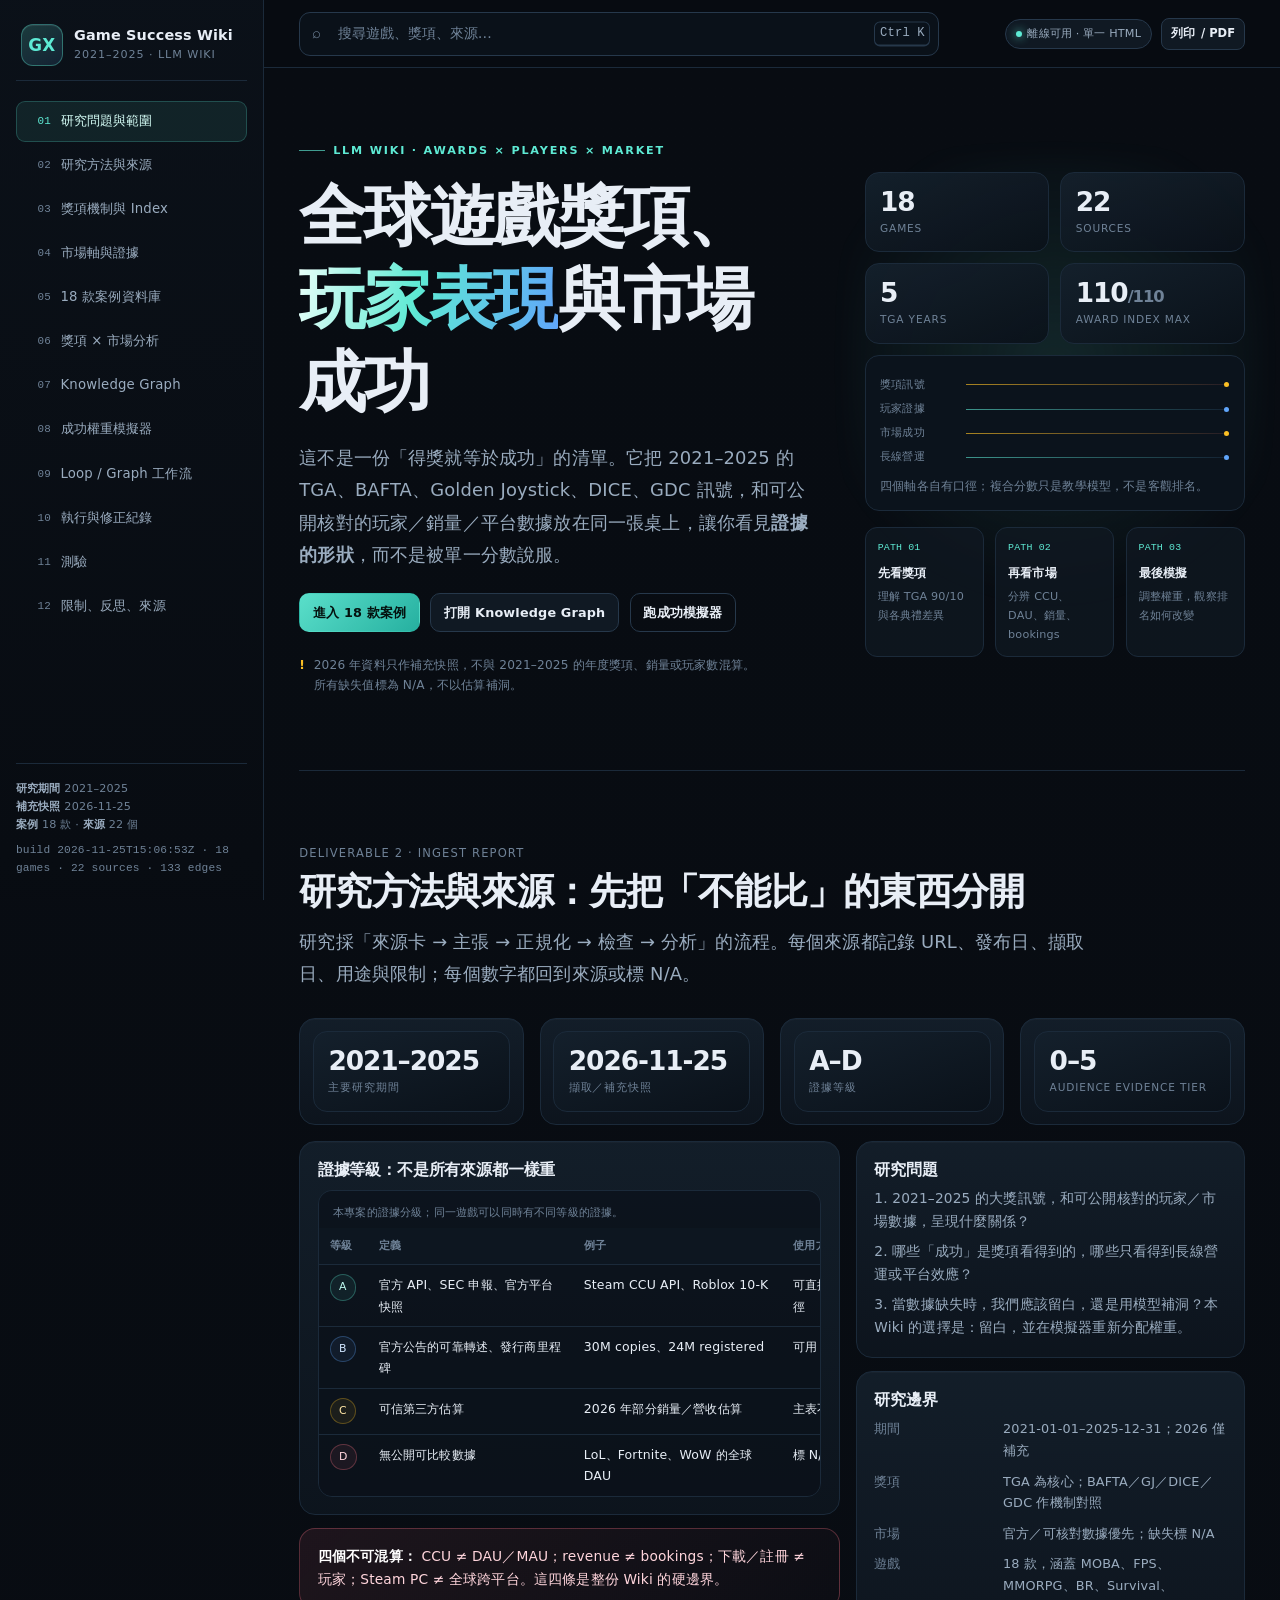
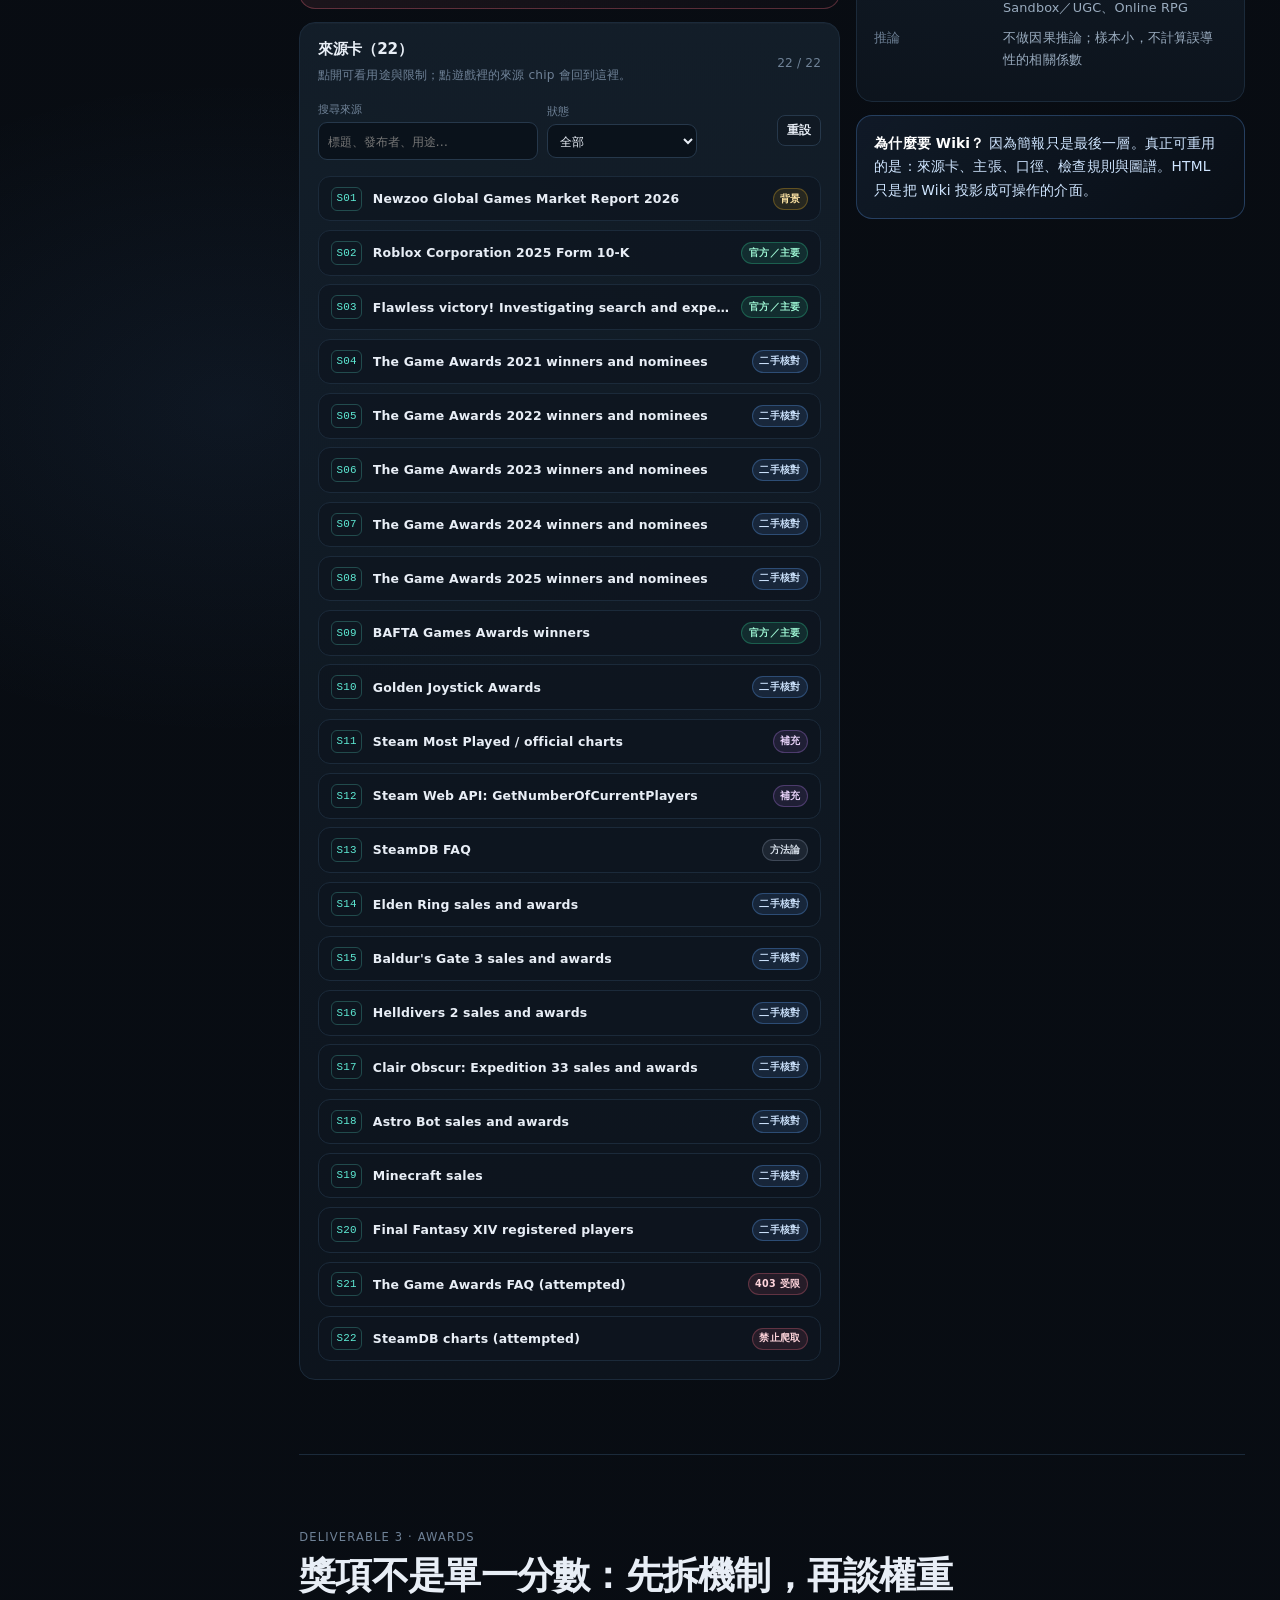
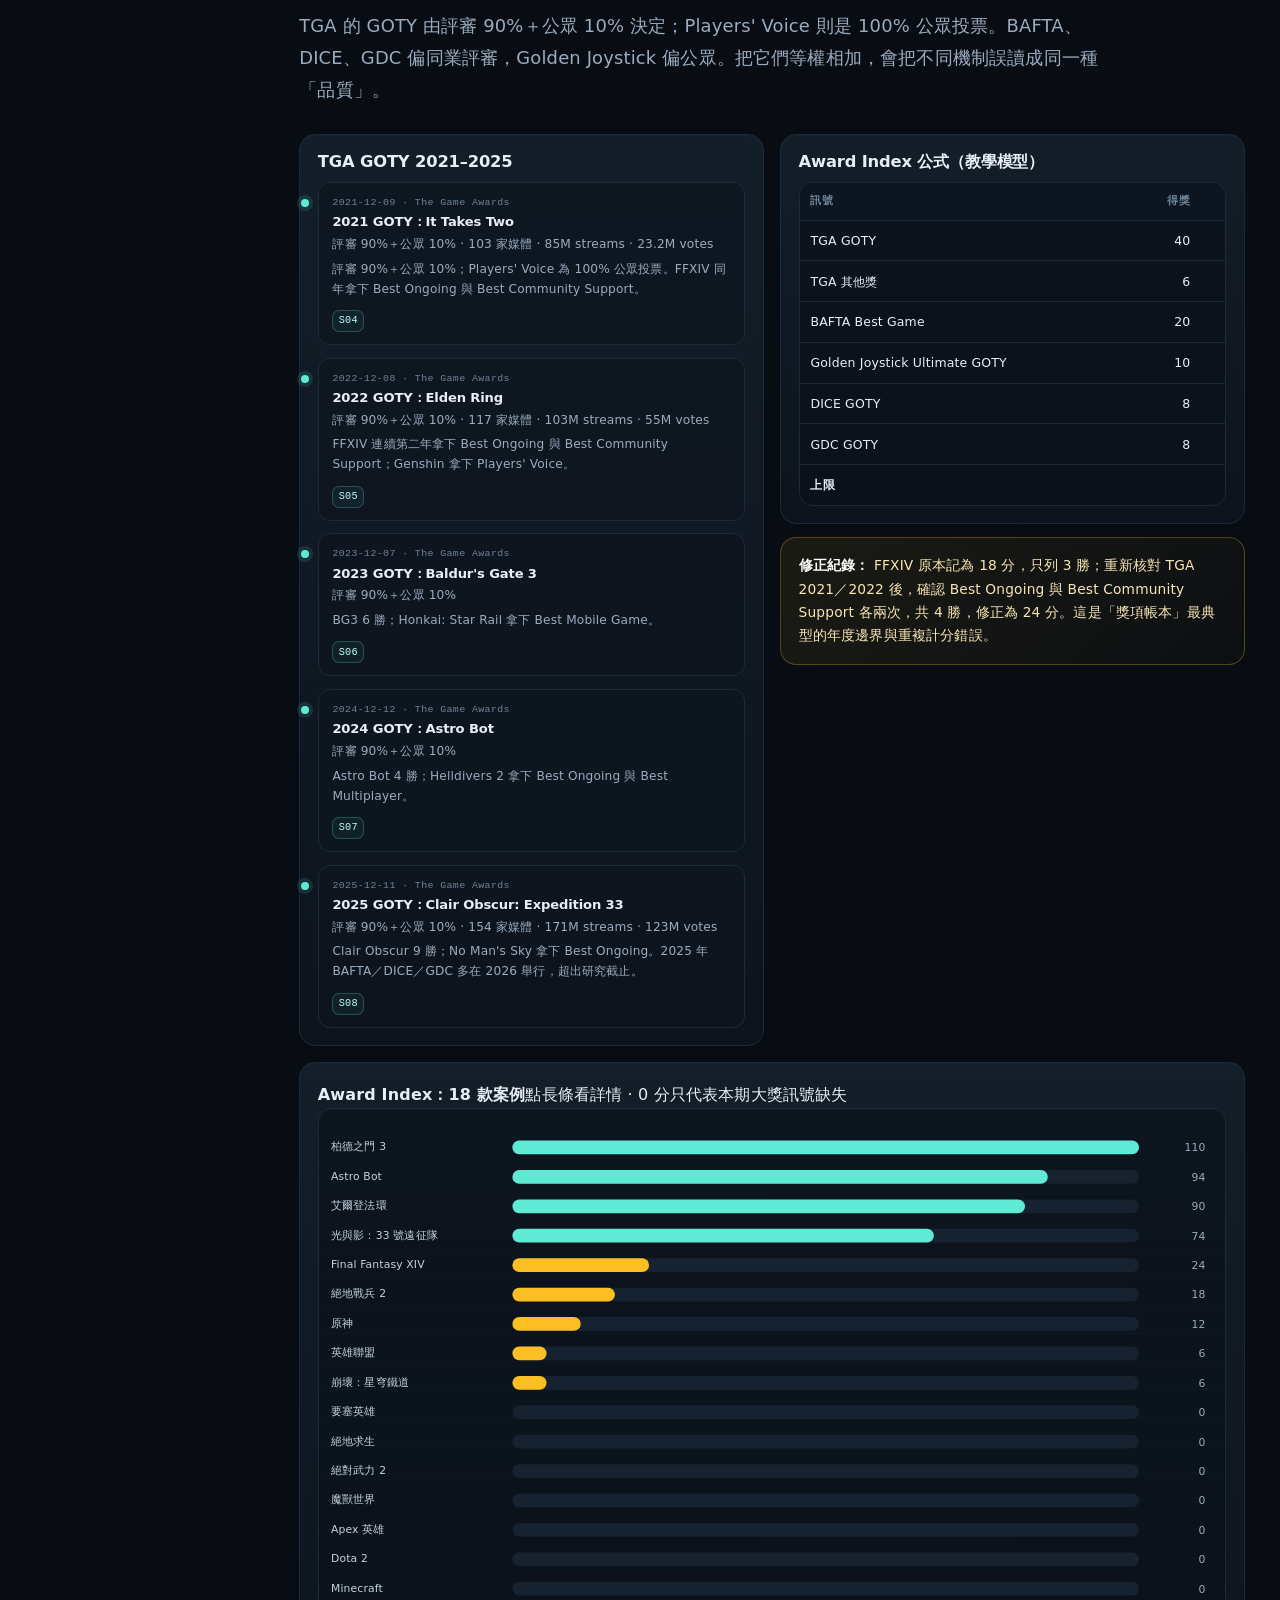
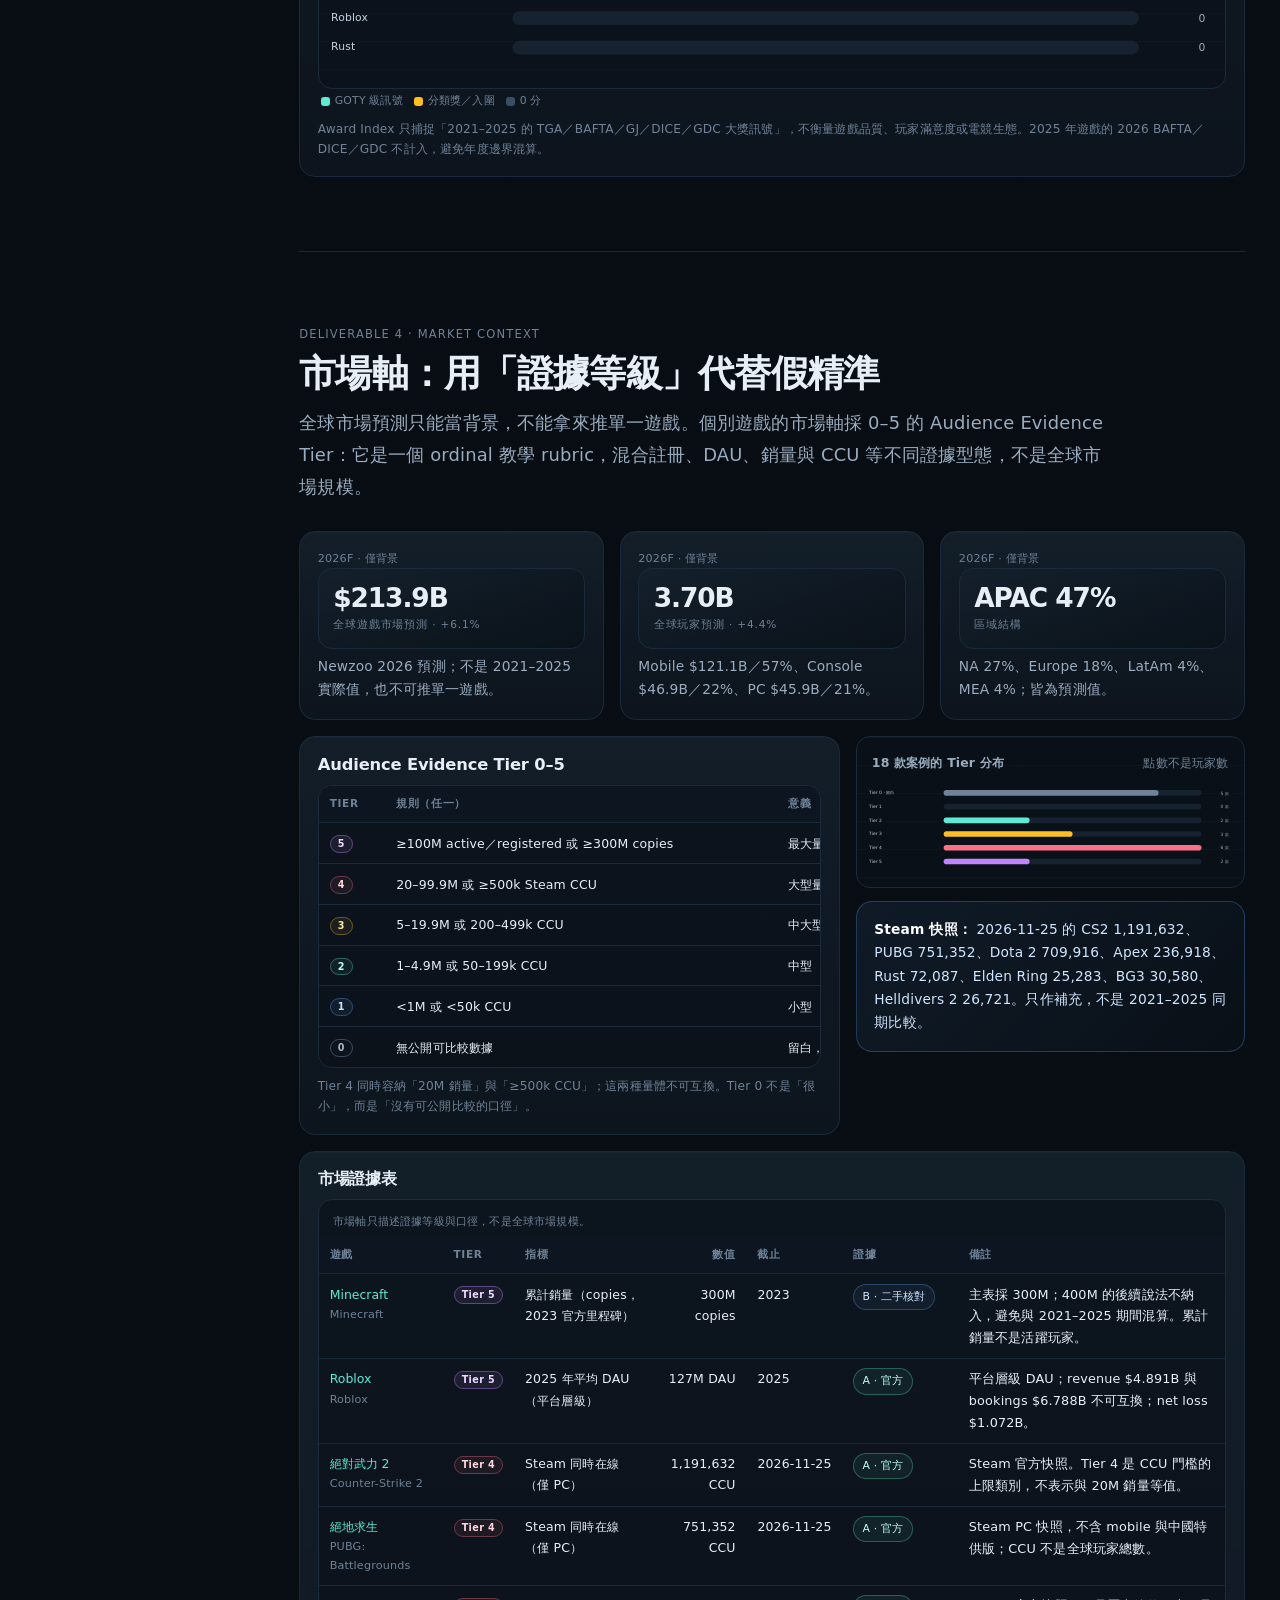
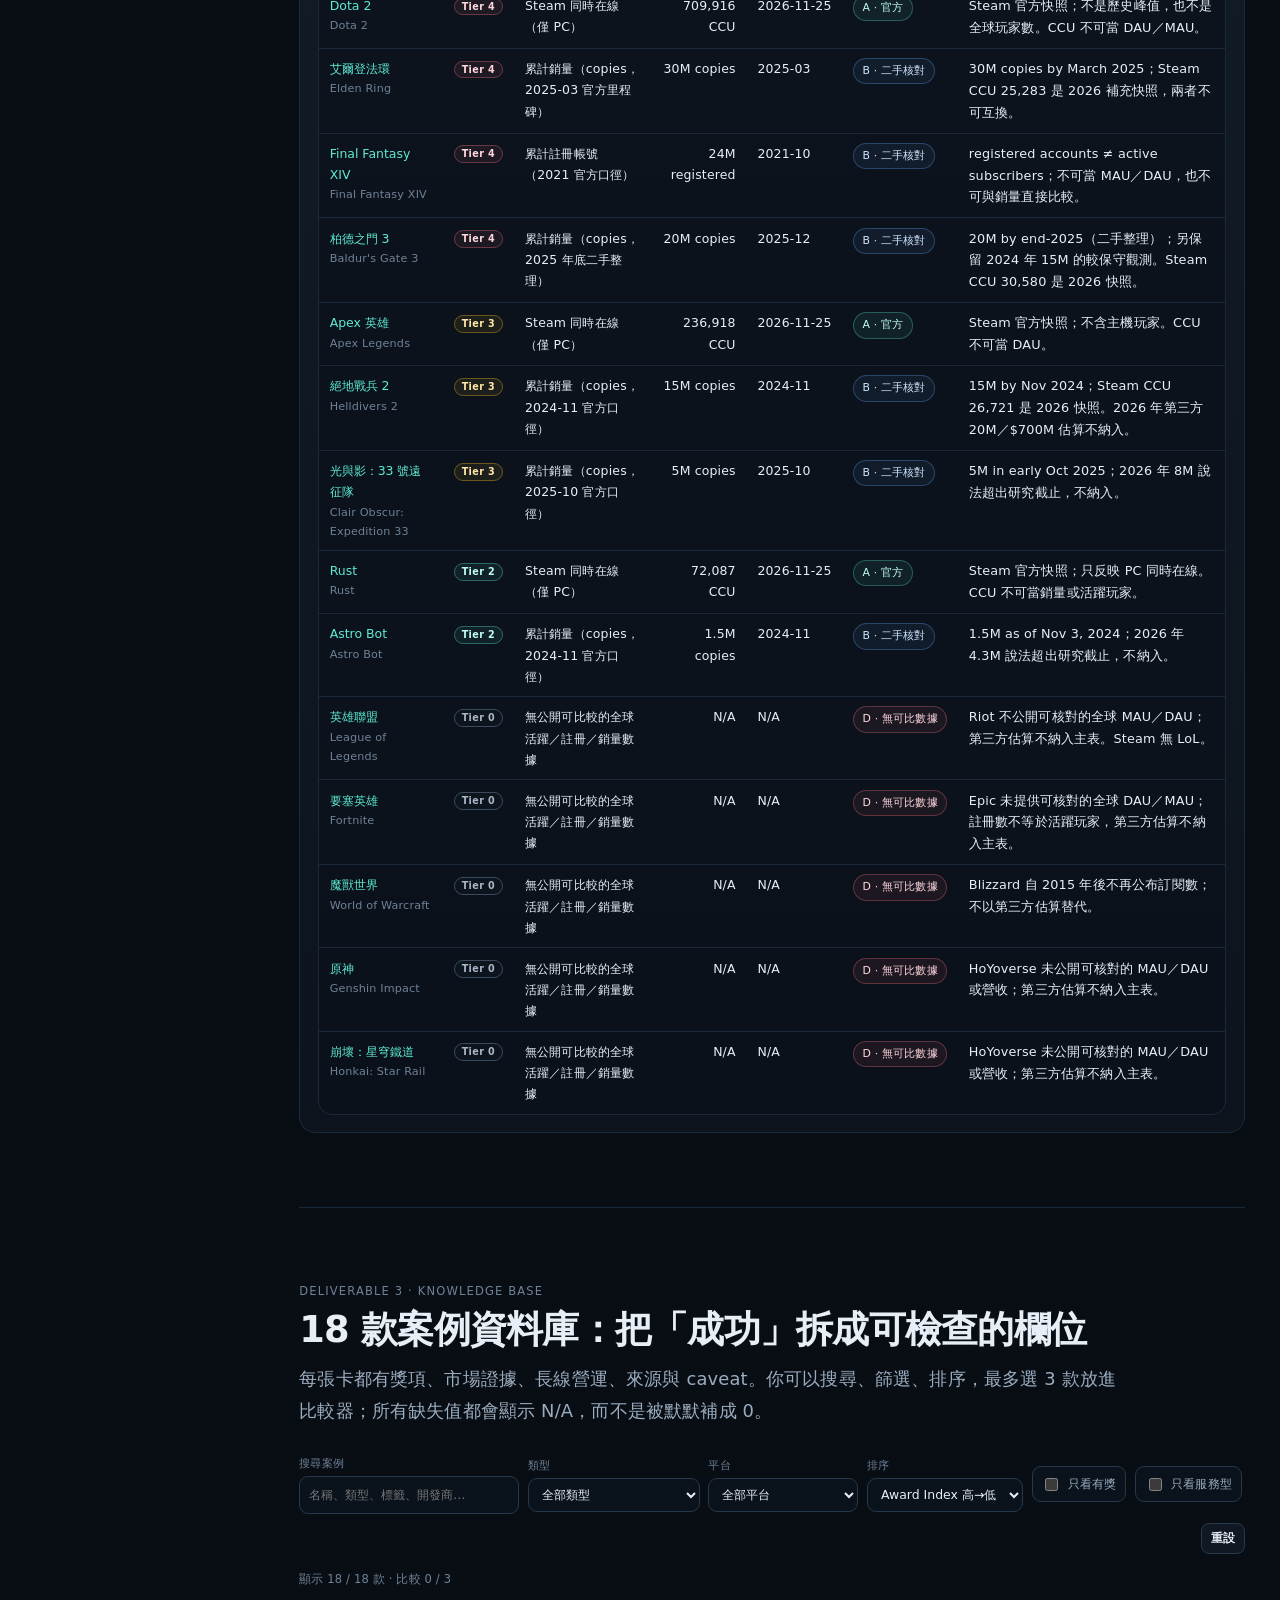
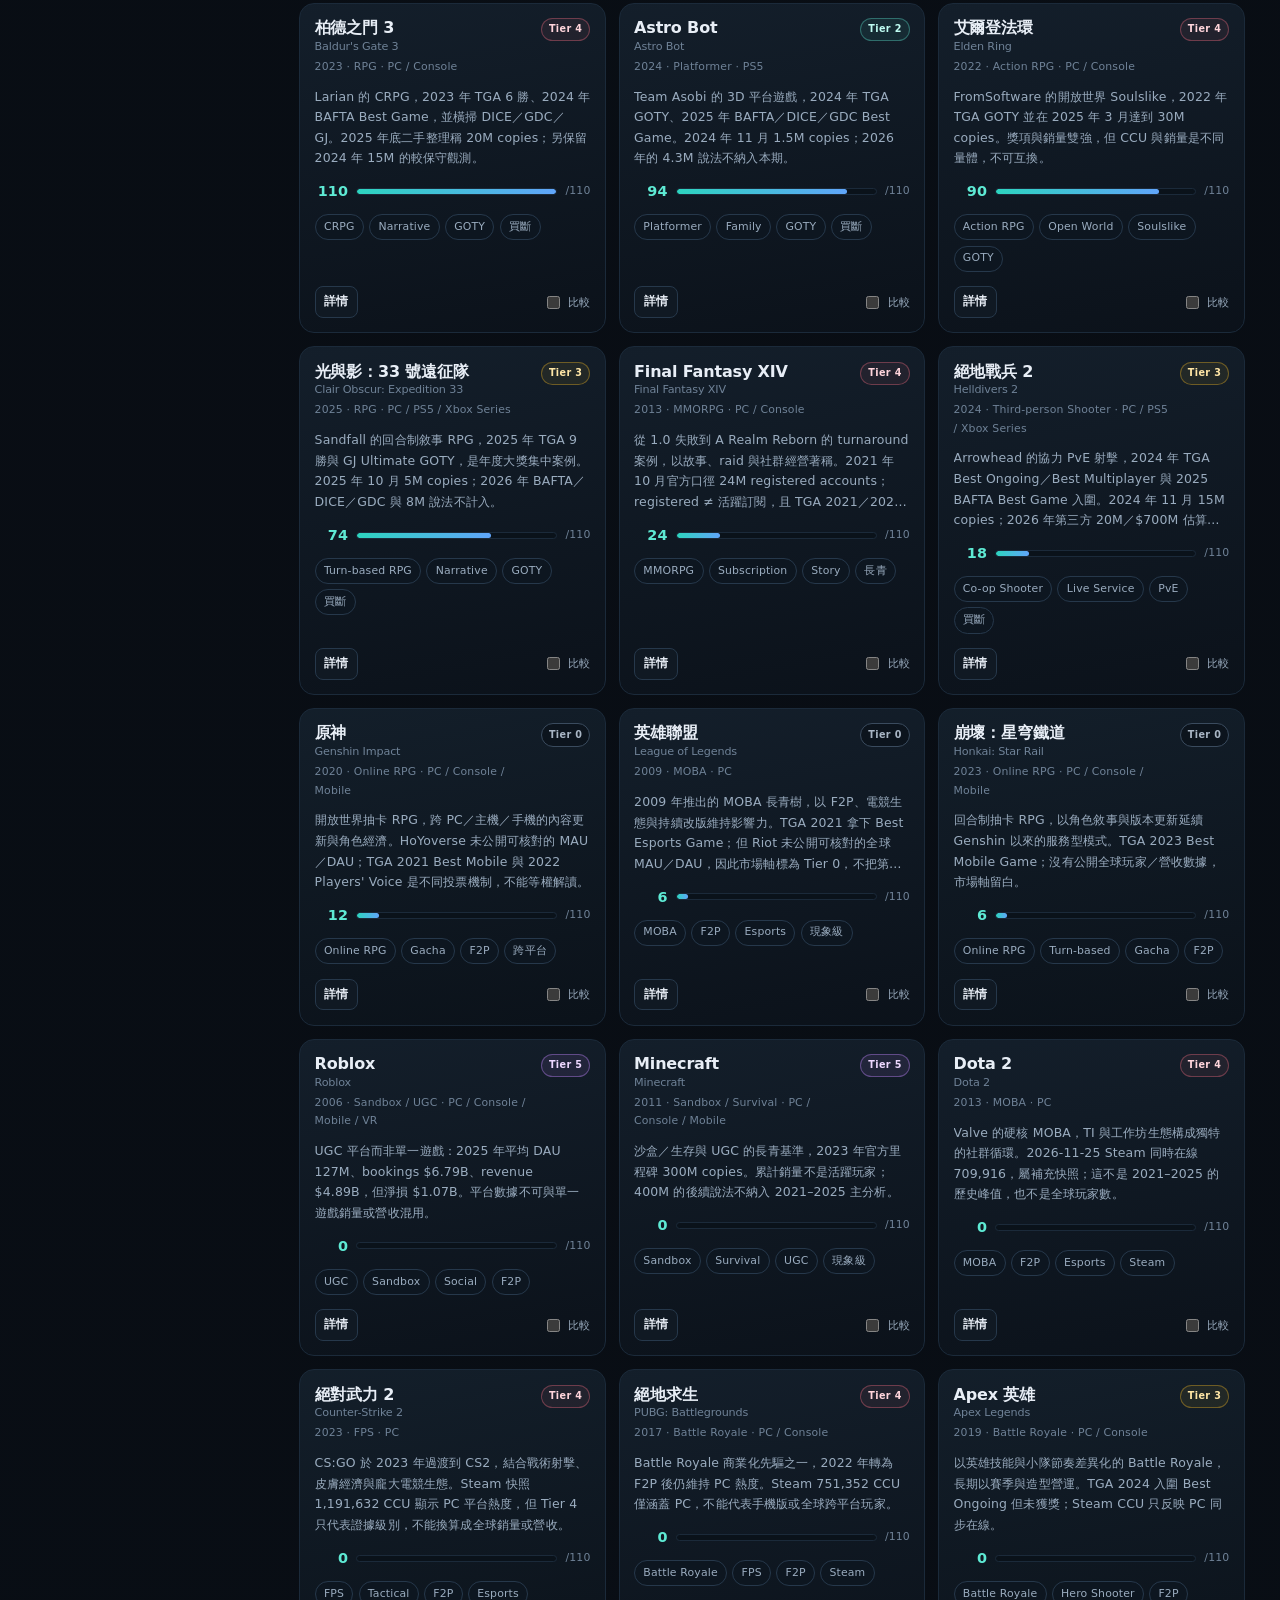
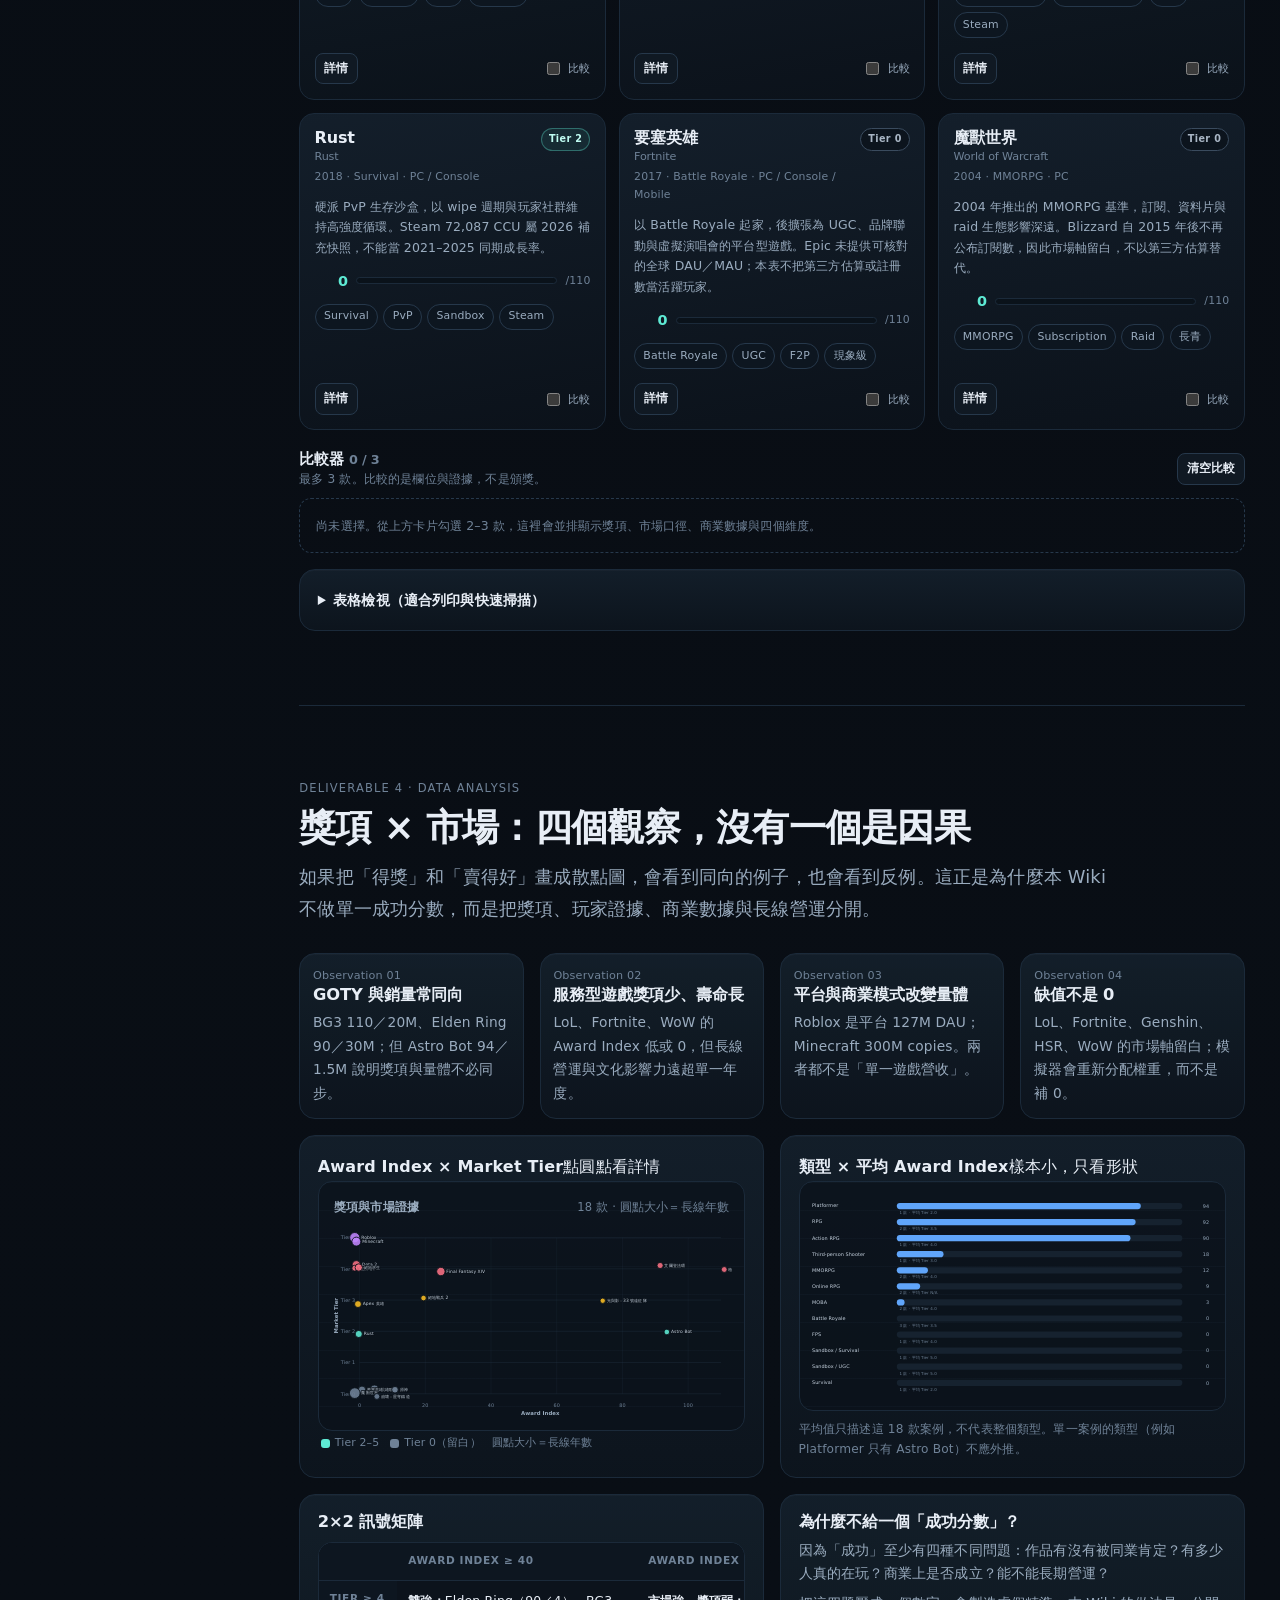
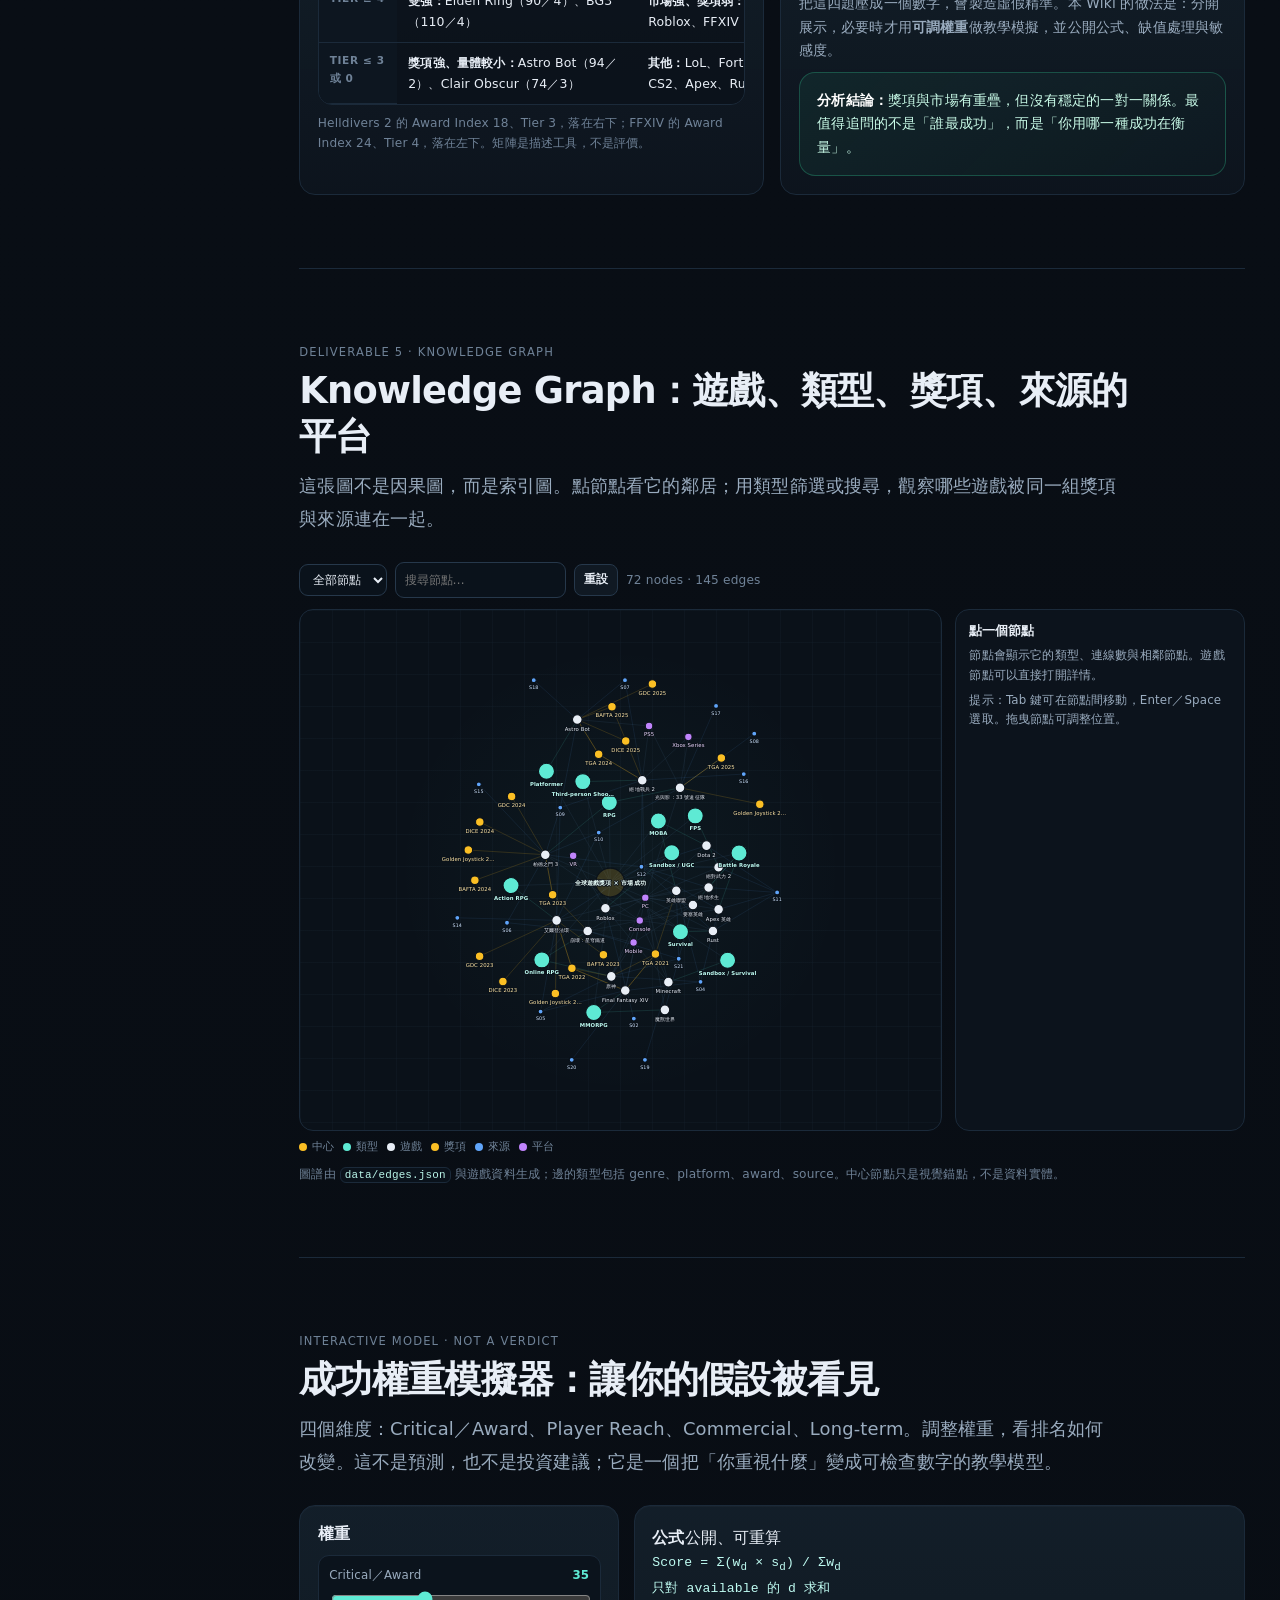
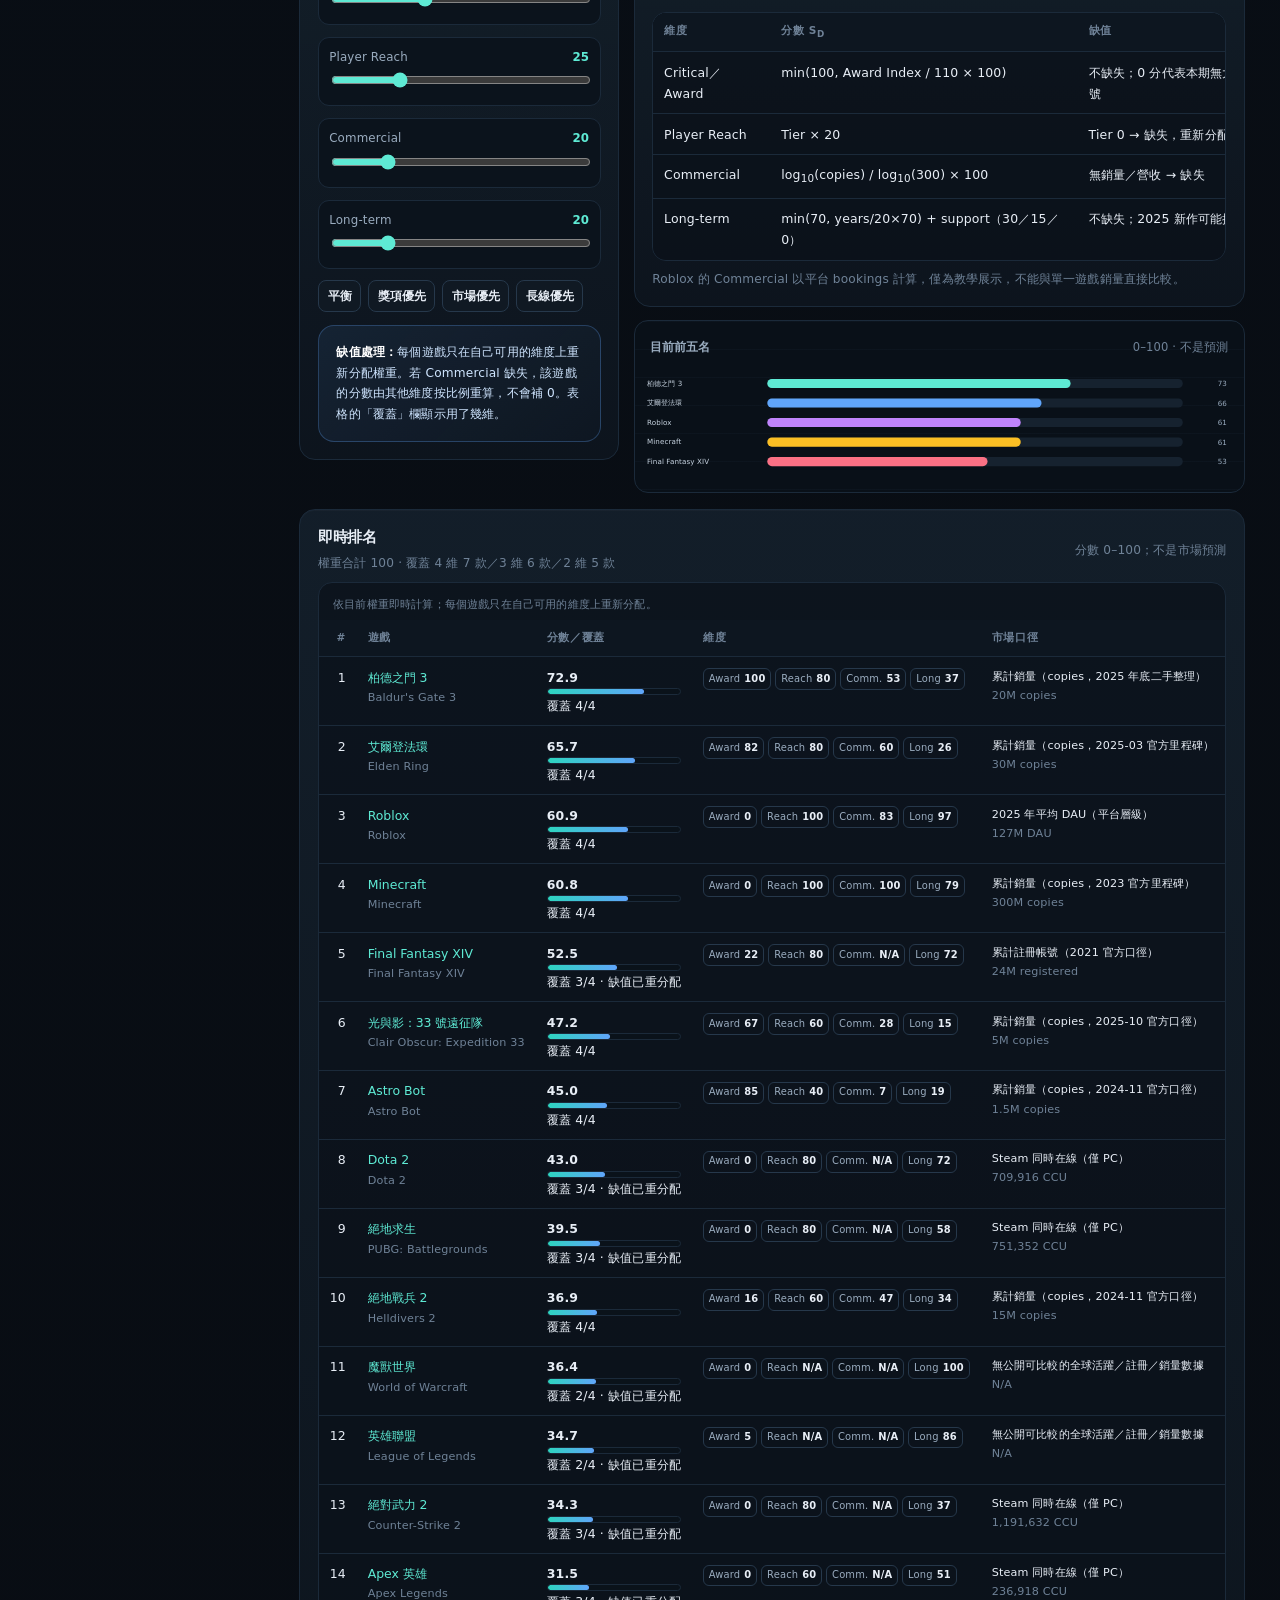
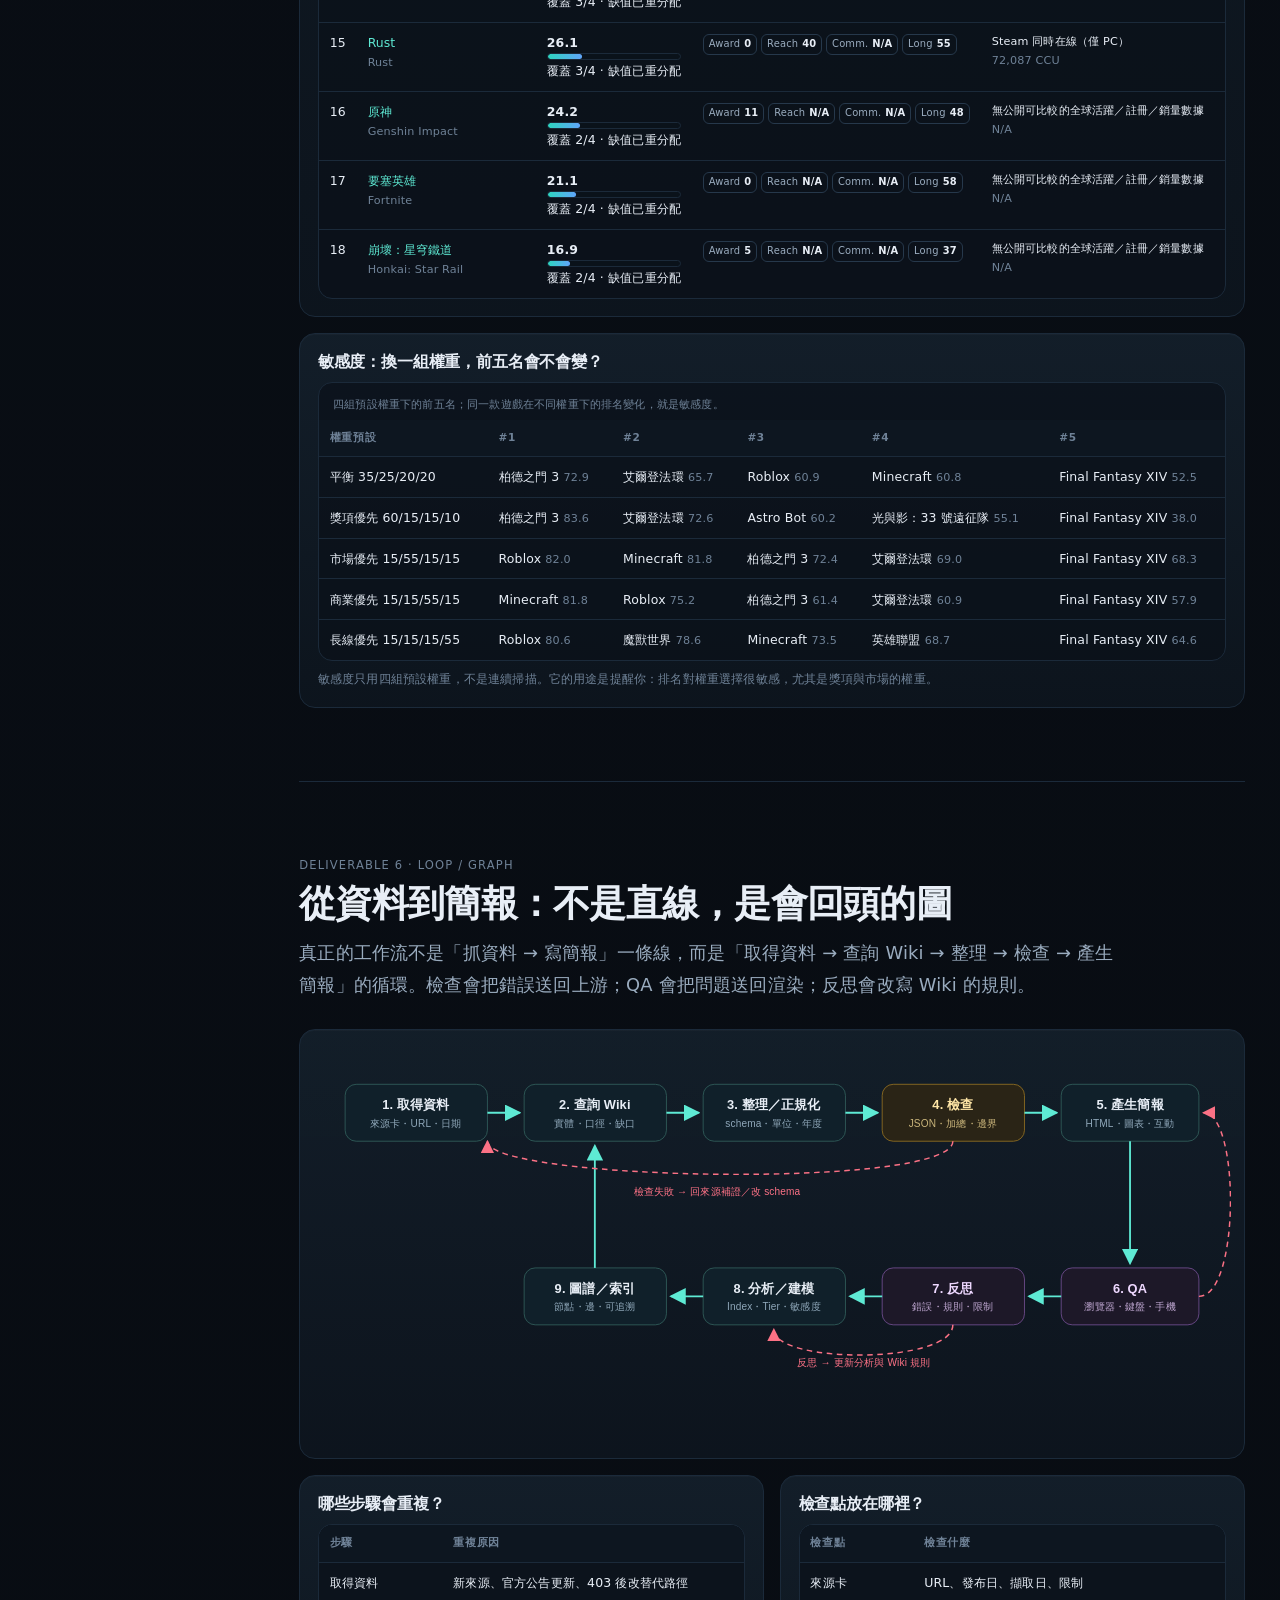
<file: index.html>
<!doctype html>
<html lang="zh-Hant">
<head>
<meta charset="utf-8">
<meta name="viewport" content="width=device-width, initial-scale=1">
<meta name="description" content="全球遊戲獎項、玩家表現與市場成功：2021–2025 的 LLM Wiki、資料分析與互動教學簡報。">
<meta name="color-scheme" content="dark">
<title>全球遊戲獎項、玩家表現與市場成功｜2021–2025 LLM Wiki</title>
<style>
:root{
  --bg:#080c12;
  --bg-2:#0b1119;
  --panel:#101923;
  --panel-2:#14202c;
  --panel-3:#182635;
  --line:#26384b;
  --line-soft:#1b2a3a;
  --text:#e8eef6;
  --muted:#9aacbf;
  --faint:#6f8297;
  --accent:#5eead4;
  --accent-2:#fbbf24;
  --blue:#60a5fa;
  --purple:#c084fc;
  --pink:#fb7185;
  --green:#34d399;
  --orange:#fb923c;
  --radius:16px;
  --radius-sm:10px;
  --shadow:0 20px 60px rgba(0,0,0,.38);
  --max:1180px;
  --sidebar:264px;
}
*{box-sizing:border-box}
html{scroll-behavior:smooth}
body{
  margin:0;
  min-height:100vh;
  background:
    radial-gradient(1100px 700px at 78% -10%, rgba(94,234,212,.08), transparent 60%),
    radial-gradient(900px 600px at 18% 8%, rgba(96,165,250,.07), transparent 55%),
    linear-gradient(180deg, #080c12 0%, #090e15 45%, #070a0f 100%);
  color:var(--text);
  font-family:"Segoe UI","Noto Sans TC","Microsoft JhengHei",system-ui,-apple-system,sans-serif;
  font-size:16px;
  line-height:1.7;
  letter-spacing:.01em;
}
::selection{background:rgba(94,234,212,.28);color:#fff}
a{color:var(--accent);text-decoration:none}
a:hover{text-decoration:underline}
button,input,select{font:inherit}
button{cursor:pointer}
img,svg{max-width:100%}
h1,h2,h3,h4{line-height:1.25;margin:0;letter-spacing:-.01em}
p{margin:0}
ul,ol{margin:0;padding-left:1.25rem}
code,kbd{font-family:"Cascadia Code","SFMono-Regular",Consolas,monospace}
code{background:#0a121b;border:1px solid var(--line-soft);border-radius:6px;padding:.1em .38em;color:#b9f5e9;font-size:.9em}
kbd{background:#0a121b;border:1px solid var(--line);border-bottom-width:2px;border-radius:6px;padding:.05em .38em;font-size:.76em;color:var(--muted)}
.sr-only{position:absolute!important;width:1px;height:1px;padding:0;margin:-1px;overflow:hidden;clip:rect(0,0,0,0);white-space:nowrap;border:0}
.skip-link{
  position:fixed;top:10px;left:10px;z-index:1000;transform:translateY(-160%);
  background:var(--accent);color:#04100e;padding:.65rem 1rem;border-radius:10px;font-weight:800;
}
.skip-link:focus{transform:translateY(0);outline:3px solid #fff;outline-offset:2px}
:focus-visible{outline:2px solid var(--accent);outline-offset:3px;border-radius:6px}

/* shell */
.app{min-height:100vh}
.sidebar{
  position:fixed;inset:0 auto 0 0;width:var(--sidebar);z-index:60;
  display:flex;flex-direction:column;gap:1rem;
  padding:1.15rem 1rem 1.4rem;
  background:linear-gradient(180deg, rgba(11,17,25,.98), rgba(8,12,18,.98));
  border-right:1px solid var(--line-soft);
  overflow-y:auto;
}
.brand{display:flex;gap:.7rem;align-items:center;padding:.35rem .3rem .9rem;border-bottom:1px solid var(--line-soft)}
.brand-mark{
  width:42px;height:42px;border-radius:12px;display:grid;place-items:center;flex:0 0 auto;
  background:linear-gradient(145deg, rgba(94,234,212,.2), rgba(96,165,250,.12));
  border:1px solid rgba(94,234,212,.35);color:var(--accent);font-weight:900;font-size:1.05rem;
  box-shadow:inset 0 1px 0 rgba(255,255,255,.08);
}
.brand-title{font-size:.9rem;font-weight:800;line-height:1.3}
.brand-sub{font-size:.7rem;color:var(--faint);letter-spacing:.08em;text-transform:uppercase}
.chapter-nav{display:flex;flex-direction:column;gap:.18rem;padding:.2rem 0}
.chapter-nav a{
  display:flex;align-items:center;gap:.6rem;padding:.52rem .62rem;border-radius:9px;
  color:var(--muted);font-size:.83rem;border:1px solid transparent;
}
.chapter-nav a:hover{background:rgba(255,255,255,.035);color:var(--text);text-decoration:none}
.chapter-nav a.active{background:rgba(94,234,212,.09);border-color:rgba(94,234,212,.22);color:#d7fff8}
.chapter-nav .num{font-family:"Cascadia Code",Consolas,monospace;font-size:.68rem;color:var(--faint);width:1.5rem;text-align:right;flex:0 0 auto}
.chapter-nav a.active .num{color:var(--accent)}
.side-meta{margin-top:auto;padding-top:1rem;border-top:1px solid var(--line-soft);font-size:.7rem;color:var(--faint);line-height:1.6}
.side-meta strong{color:var(--muted);font-weight:700}
.content{margin-left:var(--sidebar);min-width:0}
.topbar{
  position:sticky;top:0;z-index:50;display:flex;align-items:center;gap:.9rem;
  padding:.72rem clamp(1rem,3vw,2.2rem);
  background:rgba(8,12,18,.82);backdrop-filter:blur(14px);
  border-bottom:1px solid var(--line-soft);
}
.menu-btn{display:none;background:var(--panel);border:1px solid var(--line);color:var(--text);border-radius:9px;padding:.45rem .65rem}
.search-wrap{position:relative;flex:1;max-width:640px}
.search-wrap input{
  width:100%;background:#0a1119;border:1px solid var(--line);color:var(--text);
  border-radius:11px;padding:.58rem 4.6rem .58rem 2.35rem;font-size:.88rem;
}
.search-wrap input::placeholder{color:var(--faint)}
.search-wrap .search-icon{position:absolute;left:.8rem;top:50%;transform:translateY(-50%);color:var(--faint);font-size:.95rem;pointer-events:none}
.search-wrap kbd{position:absolute;right:.55rem;top:50%;transform:translateY(-50%);pointer-events:none}
.top-actions{display:flex;align-items:center;gap:.55rem;margin-left:auto}
.pill{display:inline-flex;align-items:center;gap:.35rem;border:1px solid var(--line);background:var(--panel);color:var(--muted);border-radius:999px;padding:.28rem .62rem;font-size:.7rem;white-space:nowrap}
.pill .dot{width:6px;height:6px;border-radius:50%;background:var(--accent);box-shadow:0 0 10px var(--accent)}
.btn{
  display:inline-flex;align-items:center;justify-content:center;gap:.4rem;
  background:var(--panel);border:1px solid var(--line);color:var(--text);
  border-radius:10px;padding:.5rem .8rem;font-size:.8rem;font-weight:650;white-space:nowrap;
  transition:background .15s ease,border-color .15s ease,transform .15s ease;
}
.btn:hover{background:var(--panel-2);border-color:#35506a;text-decoration:none}
.btn:active{transform:translateY(1px)}
.btn-primary{background:linear-gradient(135deg, rgba(94,234,212,.95), rgba(45,212,191,.82));border-color:transparent;color:#04110e;font-weight:850}
.btn-primary:hover{background:linear-gradient(135deg,#7ff7e3,#5eead4)}
.btn-ghost{background:transparent}
.btn-small{padding:.32rem .55rem;font-size:.72rem;border-radius:8px}
.search-results{
  position:fixed;z-index:70;top:64px;left:calc(var(--sidebar) + clamp(1rem,3vw,2.2rem));right:clamp(1rem,3vw,2.2rem);
  max-width:720px;max-height:min(70vh,560px);overflow:auto;
  background:#0d151f;border:1px solid #2c4359;border-radius:14px;box-shadow:var(--shadow);padding:.4rem;
}
.search-results[hidden]{display:none}
.search-result{
  display:flex;gap:.7rem;align-items:flex-start;width:100%;text-align:left;
  background:transparent;border:0;color:var(--text);padding:.55rem .6rem;border-radius:9px;
}
.search-result:hover,.search-result:focus-visible{background:rgba(94,234,212,.07)}
.search-result .sr-type{font-size:.62rem;font-weight:800;letter-spacing:.06em;color:var(--accent);border:1px solid rgba(94,234,212,.25);border-radius:999px;padding:.1rem .4rem;white-space:nowrap;margin-top:.15rem}
.search-result .sr-main{min-width:0}
.search-result .sr-title{font-size:.84rem;font-weight:700;white-space:nowrap;overflow:hidden;text-overflow:ellipsis}
.search-result .sr-sub{font-size:.72rem;color:var(--faint);white-space:nowrap;overflow:hidden;text-overflow:ellipsis}
.search-empty{padding:.9rem;color:var(--faint);font-size:.82rem}

/* main */
main{max-width:var(--max);margin:0 auto;padding:0 clamp(1rem,3vw,2.2rem) 4rem}
.chapter{padding:clamp(2.4rem,6vw,4.6rem) 0;border-bottom:1px solid var(--line-soft);scroll-margin-top:80px}
.chapter:last-child{border-bottom:0}
.eyebrow{
  display:inline-flex;align-items:center;gap:.5rem;
  color:var(--accent);font-size:.7rem;font-weight:800;letter-spacing:.16em;text-transform:uppercase;
  margin-bottom:.9rem;
}
.eyebrow::before{content:"";width:26px;height:1px;background:var(--accent);opacity:.65}
h1{font-size:clamp(2.15rem,5.2vw,4.3rem);font-weight:850;letter-spacing:-.035em}
h2{font-size:clamp(1.55rem,3.2vw,2.3rem);font-weight:820;letter-spacing:-.02em}
h3{font-size:1.02rem;font-weight:780}
h4{font-size:.86rem;font-weight:780}
.lead{color:var(--muted);font-size:clamp(.98rem,1.5vw,1.12rem);line-height:1.8;max-width:72ch}
.section-head{margin-bottom:1.7rem;max-width:84ch}
.section-head p{margin-top:.65rem}
.section-head .kicker{font-size:.72rem;color:var(--faint);letter-spacing:.1em;text-transform:uppercase;margin-bottom:.35rem}
.grad{background:linear-gradient(100deg,#e8fff9 0%,#5eead4 45%,#60a5fa 100%);-webkit-background-clip:text;background-clip:text;color:transparent}
.muted{color:var(--muted)}
.faint{color:var(--faint)}
.small{font-size:.8rem}
.tiny{font-size:.7rem}
.mono{font-family:"Cascadia Code","SFMono-Regular",Consolas,monospace}
.nowrap{white-space:nowrap}
.center{text-align:center}
.grid{display:grid;gap:1rem}
.grid>*,.split>*,.stack>*,.hero>*,.sim-layout>*{min-width:0}
.grid-2{grid-template-columns:repeat(2,minmax(0,1fr))}
.grid-3{grid-template-columns:repeat(3,minmax(0,1fr))}
.grid-4{grid-template-columns:repeat(4,minmax(0,1fr))}
.card{
  background:linear-gradient(180deg, rgba(20,32,44,.88), rgba(13,21,30,.9));
  border:1px solid var(--line-soft);border-radius:var(--radius);padding:1.1rem;
  box-shadow:inset 0 1px 0 rgba(255,255,255,.025);
}
.card-tight{padding:.8rem}
.card h3{margin-bottom:.35rem}
.card p{color:var(--muted);font-size:.86rem}
.callout{
  border:1px solid rgba(251,191,36,.28);background:linear-gradient(135deg, rgba(251,191,36,.08), rgba(251,191,36,.02));
  border-radius:var(--radius);padding:1rem 1.1rem;color:#f8e6b4;font-size:.86rem;
}
.callout.info{border-color:rgba(96,165,250,.28);background:linear-gradient(135deg, rgba(96,165,250,.09), rgba(96,165,250,.02));color:#cfe5ff}
.callout.danger{border-color:rgba(251,113,133,.3);background:linear-gradient(135deg, rgba(251,113,133,.09), rgba(251,113,133,.02));color:#ffd5dc}
.callout.good{border-color:rgba(52,211,153,.28);background:linear-gradient(135deg, rgba(52,211,153,.08), rgba(52,211,153,.02));color:#c9fbe8}
.callout strong{color:#fff}
.chip{
  display:inline-flex;align-items:center;gap:.3rem;border:1px solid var(--line);
  background:#0d1620;color:var(--muted);border-radius:999px;padding:.18rem .52rem;font-size:.68rem;white-space:nowrap;
}
.chip.accent{border-color:rgba(94,234,212,.3);color:#bffcf2;background:rgba(94,234,212,.07)}
.chip.amber{border-color:rgba(251,191,36,.3);color:#ffe6a6;background:rgba(251,191,36,.07)}
.chip.blue{border-color:rgba(96,165,250,.3);color:#cfe5ff;background:rgba(96,165,250,.07)}
.chip.purple{border-color:rgba(192,132,252,.3);color:#eed8ff;background:rgba(192,132,252,.07)}
.chip.pink{border-color:rgba(251,113,133,.3);color:#ffd5dc;background:rgba(251,113,133,.07)}
.tag-row{display:flex;flex-wrap:wrap;gap:.32rem}
.meter{height:7px;background:#0a121a;border:1px solid var(--line-soft);border-radius:999px;overflow:hidden}
.meter > i{display:block;height:100%;background:linear-gradient(90deg,#2dd4bf,#60a5fa);border-radius:999px}
.meter.amber > i{background:linear-gradient(90deg,#fbbf24,#fb923c)}
.meter.pink > i{background:linear-gradient(90deg,#fb7185,#c084fc)}
.hr{height:1px;background:var(--line-soft);border:0;margin:1.2rem 0}
.sr-only-focusable:focus{position:static!important;width:auto!important;height:auto!important;clip:auto!important}

/* hero */
.hero{display:grid;grid-template-columns:minmax(0,1.15fr) minmax(320px,.85fr);gap:clamp(1.5rem,4vw,3.2rem);align-items:center;padding-top:clamp(2rem,5vw,4rem)}
.hero .lead{margin-top:1.1rem}
.hero-actions{display:flex;flex-wrap:wrap;gap:.65rem;margin-top:1.35rem}
.hero-note{display:flex;gap:.55rem;align-items:flex-start;margin-top:1.4rem;color:var(--faint);font-size:.76rem;max-width:60ch}
.hero-note .mark{color:var(--accent-2);font-weight:900}
.hero-panel{position:relative}
.hero-panel::before{content:"";position:absolute;inset:-18px;background:radial-gradient(circle at 50% 40%,rgba(94,234,212,.12),transparent 65%);filter:blur(10px);z-index:-1}
.stat-grid{display:grid;grid-template-columns:repeat(2,minmax(0,1fr));gap:.7rem}
.stat{background:linear-gradient(160deg,rgba(20,32,44,.95),rgba(10,17,25,.92));border:1px solid var(--line-soft);border-radius:14px;padding:.85rem .9rem}
.stat .num{font-size:1.65rem;font-weight:850;letter-spacing:-.04em;line-height:1.1}
.stat .num small{font-size:.62em;color:var(--faint);font-weight:600}
.stat .lbl{font-size:.66rem;color:var(--faint);letter-spacing:.08em;text-transform:uppercase;margin-top:.25rem}
.axis-card{margin-top:.7rem;background:#0b131c;border:1px solid var(--line-soft);border-radius:14px;padding:.9rem}
.axis-card .axis-row{display:grid;grid-template-columns:76px 1fr;gap:.6rem;align-items:center;font-size:.68rem;color:var(--faint);margin:.35rem 0}
.axis-card .axis-line{height:1px;background:linear-gradient(90deg,rgba(94,234,212,.6),rgba(96,165,250,.1));position:relative}
.axis-card .axis-line::after{content:"";position:absolute;right:0;top:-2px;width:5px;height:5px;border-radius:50%;background:var(--blue)}
.axis-card .axis-line.amber{background:linear-gradient(90deg,rgba(251,191,36,.65),rgba(251,113,133,.1))}
.axis-card .axis-line.amber::after{background:var(--accent-2)}
.read-path{display:grid;grid-template-columns:repeat(3,minmax(0,1fr));gap:.7rem;margin-top:1rem}
.read-path .step{background:rgba(16,25,35,.7);border:1px solid var(--line-soft);border-radius:12px;padding:.75rem}
.read-path .step b{display:block;font-size:.78rem;color:var(--text)}
.read-path .step span{display:block;font-size:.7rem;color:var(--faint);margin-top:.2rem}
.read-path .step .n{font-family:"Cascadia Code",Consolas,monospace;font-size:.62rem;color:var(--accent);margin-bottom:.3rem}

/* generic section pieces */
.split{display:grid;grid-template-columns:minmax(0,1fr) minmax(280px,.72fr);gap:1rem;align-items:start}
.stack{display:flex;flex-direction:column;gap:.8rem}
.kv{display:grid;grid-template-columns:120px 1fr;gap:.55rem;font-size:.8rem}
.kv dt{color:var(--faint)}
.kv dd{margin:0;color:var(--muted)}
.stat-row{display:flex;flex-wrap:wrap;gap:.5rem}
.stat-chip{background:#0c141d;border:1px solid var(--line-soft);border-radius:10px;padding:.45rem .65rem;min-width:110px}
.stat-chip .v{font-weight:800;font-size:1rem}
.stat-chip .k{font-size:.64rem;color:var(--faint);letter-spacing:.06em;text-transform:uppercase}
.note{font-size:.76rem;color:var(--faint);line-height:1.65}
.source-list{display:flex;flex-direction:column;gap:.55rem}
.source-card{border:1px solid var(--line-soft);border-radius:12px;background:rgba(13,21,30,.7);overflow:hidden}
.source-card[open]{border-color:#2f4a61;background:rgba(16,26,37,.9)}
.source-card summary{display:flex;gap:.65rem;align-items:center;padding:.62rem .75rem;cursor:pointer;list-style:none}
.source-card summary::-webkit-details-marker{display:none}
.source-card summary:hover{background:rgba(255,255,255,.025)}
.source-card .sid{font-family:"Cascadia Code",Consolas,monospace;font-size:.68rem;color:var(--accent);border:1px solid rgba(94,234,212,.25);border-radius:6px;padding:.1rem .3rem;flex:0 0 auto}
.source-card .stitle{font-size:.78rem;font-weight:650;min-width:0;overflow:hidden;text-overflow:ellipsis;white-space:nowrap}
.source-card .sbody{padding:.1rem .8rem .8rem;border-top:1px solid var(--line-soft);font-size:.76rem;color:var(--muted)}
.source-card .sbody p{margin:.45rem 0}
.source-card .sbody .label{color:var(--faint);font-size:.64rem;letter-spacing:.07em;text-transform:uppercase;margin-right:.35rem}
.source-card.highlight{box-shadow:0 0 0 2px rgba(94,234,212,.65);border-color:var(--accent)}
.status{font-size:.6rem;font-weight:800;letter-spacing:.04em;border-radius:999px;padding:.12rem .4rem;white-space:nowrap}
.status.primary{background:rgba(52,211,153,.12);color:#9df5d3;border:1px solid rgba(52,211,153,.3)}
.status.secondary{background:rgba(96,165,250,.12);color:#cfe5ff;border:1px solid rgba(96,165,250,.3)}
.status.context{background:rgba(251,191,36,.1);color:#ffe6a6;border:1px solid rgba(251,191,36,.28)}
.status.supplement{background:rgba(192,132,252,.1);color:#eed8ff;border:1px solid rgba(192,132,252,.28)}
.status.blocked{background:rgba(251,113,133,.1);color:#ffd5dc;border:1px solid rgba(251,113,133,.28)}
.status.method{background:rgba(148,163,184,.12);color:#d7e0ea;border:1px solid rgba(148,163,184,.28)}
.source-chip{
  display:inline-flex;align-items:center;border:1px solid rgba(94,234,212,.24);background:rgba(94,234,212,.06);
  color:#bffcf2;border-radius:7px;padding:.08rem .34rem;font-size:.64rem;font-family:"Cascadia Code",Consolas,monospace;
}
.source-chip:hover{background:rgba(94,234,212,.14);text-decoration:none}

/* tables */
.table-wrap{overflow:auto;border:1px solid var(--line-soft);border-radius:14px;background:rgba(10,17,25,.7)}
table{width:100%;border-collapse:collapse;font-size:.78rem;min-width:620px}
caption{text-align:left;padding:.75rem .9rem .35rem;color:var(--faint);font-size:.7rem}
th,td{padding:.58rem .68rem;border-bottom:1px solid var(--line-soft);text-align:left;vertical-align:top}
th{position:sticky;top:0;background:#0d1620;color:var(--faint);font-size:.66rem;letter-spacing:.06em;text-transform:uppercase;z-index:1}
tr:last-child td{border-bottom:0}
tbody tr:hover{background:rgba(255,255,255,.025)}
td.num,th.num{text-align:right;font-variant-numeric:tabular-nums}
.table-note{padding:.6rem .9rem;color:var(--faint);font-size:.68rem;border-top:1px solid var(--line-soft)}

/* charts */
.chart{
  border:1px solid var(--line-soft);border-radius:14px;background:
    linear-gradient(rgba(38,56,75,.12) 1px,transparent 1px) 0 0/100% 28px,
    rgba(10,17,25,.72);
  padding:.75rem;overflow:hidden;
}
.chart svg{display:block;width:100%;height:auto}
.chart .chart-title{display:flex;justify-content:space-between;gap:1rem;align-items:baseline;padding:.15rem .2rem .55rem;font-size:.72rem;color:var(--faint)}
.chart .chart-title strong{color:var(--muted);font-size:.78rem}
.chart-row{cursor:pointer}
.chart-row:hover rect.bar{filter:brightness(1.22)}
.chart-row:focus-visible{outline:none}
.chart-row:focus-visible rect.bar{stroke:#fff;stroke-width:2}
.axis{stroke:#2a3d50;stroke-width:1}
.axis-label{fill:#6f8297;font-size:11px}
.axis-title{fill:#9aacbf;font-size:12px;font-weight:600}
.bar{transition:filter .15s ease}
.legend{display:flex;flex-wrap:wrap;gap:.7rem;font-size:.68rem;color:var(--faint);padding:.2rem .2rem 0}
.legend span{display:inline-flex;align-items:center;gap:.3rem}
.legend i{width:9px;height:9px;border-radius:3px;display:inline-block}
.chart-tooltip{position:fixed;z-index:120;pointer-events:none;background:#0b141e;border:1px solid #35506a;border-radius:8px;padding:.35rem .5rem;font-size:.7rem;color:var(--text);box-shadow:var(--shadow);max-width:280px;display:none}

/* controls */
.controls{display:flex;flex-wrap:wrap;gap:.55rem;align-items:center;margin:1rem 0}
.control{display:flex;flex-direction:column;gap:.22rem;font-size:.66rem;color:var(--faint)}
.control input,.control select{
  background:#0a121b;border:1px solid var(--line);color:var(--text);border-radius:9px;
  padding:.45rem .55rem;font-size:.78rem;min-width:150px;
}
.control input[type="search"]{min-width:220px}
.control.check{flex-direction:row;align-items:center;gap:.4rem;font-size:.74rem;color:var(--muted);background:#0a121b;border:1px solid var(--line);border-radius:9px;padding:.42rem .55rem;cursor:pointer}
.control.check input{min-width:auto;accent-color:var(--accent)}
.control-actions{display:flex;gap:.45rem;align-items:flex-end;margin-left:auto}
.result-count{font-size:.72rem;color:var(--faint);margin:.2rem 0 .8rem}
.empty{padding:2rem 1rem;text-align:center;color:var(--faint);border:1px dashed var(--line);border-radius:14px;font-size:.82rem}

/* game cards */
.game-grid{display:grid;grid-template-columns:repeat(auto-fill,minmax(280px,1fr));gap:.8rem}
.game-card{
  position:relative;display:flex;flex-direction:column;gap:.65rem;
  background:linear-gradient(170deg,rgba(20,32,44,.92),rgba(11,18,26,.92));
  border:1px solid var(--line-soft);border-radius:15px;padding:.9rem;
  transition:transform .15s ease,border-color .15s ease,box-shadow .15s ease;
}
.game-card:hover{transform:translateY(-2px);border-color:#345069;box-shadow:0 12px 30px rgba(0,0,0,.24)}
.game-card .top{display:flex;gap:.6rem;justify-content:space-between;align-items:flex-start}
.game-card h3{font-size:1rem}
.game-card h3 span{display:block;font-size:.7rem;color:var(--faint);font-weight:500;margin-top:.1rem}
.game-card .meta{font-size:.68rem;color:var(--faint);margin-top:.25rem}
.game-card p{font-size:.78rem;color:var(--muted);line-height:1.65;display:-webkit-box;-webkit-line-clamp:4;-webkit-box-orient:vertical;overflow:hidden}
.game-card .award-mini{display:flex;align-items:center;gap:.5rem;font-size:.68rem;color:var(--faint)}
.game-card .award-mini strong{color:var(--accent);font-size:.9rem;min-width:2.1rem;text-align:right}
.game-card .award-mini .meter{flex:1}
.game-card .actions{display:flex;gap:.45rem;align-items:center;margin-top:auto;padding-top:.25rem}
.game-card .actions .compare{display:flex;align-items:center;gap:.35rem;font-size:.7rem;color:var(--muted);margin-left:auto;cursor:pointer}
.game-card .actions input{accent-color:var(--accent)}
.tier-badge{font-size:.6rem;font-weight:800;letter-spacing:.04em;border-radius:999px;padding:.15rem .45rem;white-space:nowrap;border:1px solid var(--line);color:var(--muted);background:#0c141d}
.tier-0{color:#a9b6c5;border-color:#3a4b5e}
.tier-1{color:#cfe5ff;border-color:rgba(96,165,250,.35);background:rgba(96,165,250,.08)}
.tier-2{color:#bffcf2;border-color:rgba(94,234,212,.35);background:rgba(94,234,212,.07)}
.tier-3{color:#ffe6a6;border-color:rgba(251,191,36,.35);background:rgba(251,191,36,.07)}
.tier-4{color:#ffd5dc;border-color:rgba(251,113,133,.35);background:rgba(251,113,133,.07)}
.tier-5{color:#eed8ff;border-color:rgba(192,132,252,.4);background:rgba(192,132,252,.09)}

/* comparator */
.comparator{margin-top:1.2rem}
.comparator-head{display:flex;justify-content:space-between;gap:1rem;align-items:center;flex-wrap:wrap;margin-bottom:.6rem}
.comparator-head h3{font-size:.95rem}
.compare-empty{border:1px dashed var(--line);border-radius:12px;padding:1rem;color:var(--faint);font-size:.78rem}
.compare-table td:first-child{color:var(--faint);white-space:nowrap}

/* timeline */
.timeline{position:relative;display:flex;flex-direction:column;gap:.8rem;padding-left:1.35rem}
.timeline::before{content:"";position:absolute;left:.36rem;top:.3rem;bottom:.3rem;width:1px;background:linear-gradient(var(--accent),rgba(96,165,250,.2))}
.timeline-item{position:relative;background:rgba(13,21,30,.7);border:1px solid var(--line-soft);border-radius:12px;padding:.75rem .85rem}
.timeline-item::before{content:"";position:absolute;left:-1.12rem;top:1rem;width:8px;height:8px;border-radius:50%;background:var(--accent);box-shadow:0 0 0 4px rgba(94,234,212,.12)}
.timeline-item .when{font-size:.62rem;color:var(--faint);font-family:"Cascadia Code",Consolas,monospace;letter-spacing:.04em}
.timeline-item h4{margin:.15rem 0 .2rem;font-size:.82rem}
.timeline-item p{font-size:.76rem;color:var(--muted)}
.timeline-item .fix{color:#bffcf2}

/* graph */
.graph-controls{display:flex;flex-wrap:wrap;gap:.5rem;align-items:center;margin-bottom:.65rem}
.graph-controls select,.graph-controls input{background:#0a121b;border:1px solid var(--line);color:var(--text);border-radius:9px;padding:.42rem .55rem;font-size:.76rem}
.graph-wrap{display:grid;grid-template-columns:minmax(0,1fr) 290px;gap:.8rem;align-items:stretch}
.graph-canvas{position:relative;border:1px solid var(--line-soft);border-radius:14px;background:
  radial-gradient(circle at 50% 50%,rgba(94,234,212,.04),transparent 55%),
  linear-gradient(rgba(38,56,75,.13) 1px,transparent 1px) 0 0/100% 32px,
  linear-gradient(90deg,rgba(38,56,75,.13) 1px,transparent 1px) 0 0/32px 100%,
  #0a1119;
  overflow:hidden;min-height:520px;
}
.graph-canvas svg{display:block;width:100%;height:100%;min-height:520px;touch-action:none}
.graph-edge{stroke:#2b4055;stroke-width:1;opacity:.55}
.graph-edge.award{stroke:rgba(251,191,36,.55)}
.graph-edge.source{stroke:rgba(96,165,250,.32)}
.graph-edge.genre{stroke:rgba(94,234,212,.42)}
.graph-node{cursor:pointer;transition:opacity .15s ease}
.graph-node circle{stroke:#0a1119;stroke-width:2;transition:r .15s ease,filter .15s ease}
.graph-node text{fill:#c6d2df;font-size:10px;pointer-events:none;paint-order:stroke;stroke:#0a1119;stroke-width:3px;stroke-linejoin:round}
.graph-node:hover circle,.graph-node:focus-visible circle{filter:brightness(1.3);stroke:#fff}
.graph-node:focus-visible{outline:none}
.graph-node.dim{opacity:.13}
.graph-node.match circle{stroke:#fff;stroke-width:3;filter:drop-shadow(0 0 8px rgba(94,234,212,.9))}
.graph-node.hidden{display:none}
.graph-node.center text{font-size:12px;font-weight:800;fill:#eafffb}
.graph-node.genre text{fill:#bffcf2;font-weight:700}
.graph-node.game text{fill:#e8eef6}
.graph-node.award text{fill:#ffe6a6}
.graph-node.source text{fill:#cfe5ff;font-size:9px}
.graph-node.platform text{fill:#eed8ff}
.graph-detail{border:1px solid var(--line-soft);border-radius:14px;background:rgba(13,21,30,.8);padding:.85rem;min-height:200px;overflow:auto;max-height:600px}
.graph-detail h4{font-size:.8rem;margin-bottom:.25rem}
.graph-detail p{font-size:.74rem;color:var(--muted);margin:.35rem 0}
.graph-detail .conn{display:flex;flex-wrap:wrap;gap:.3rem;margin-top:.5rem}
.graph-detail .conn button{font-size:.64rem;border:1px solid var(--line);background:#0c141d;color:var(--muted);border-radius:6px;padding:.12rem .34rem}
.graph-legend{display:flex;flex-wrap:wrap;gap:.55rem;font-size:.66rem;color:var(--faint);margin-top:.45rem}
.graph-legend span{display:inline-flex;align-items:center;gap:.3rem}
.graph-legend i{width:8px;height:8px;border-radius:50%;display:inline-block}

/* simulator */
.sim-layout{display:grid;grid-template-columns:320px minmax(0,1fr);gap:.9rem;align-items:start}
.sim-controls{display:flex;flex-direction:column;gap:.75rem}
.weight{background:#0b131c;border:1px solid var(--line-soft);border-radius:11px;padding:.55rem .65rem}
.weight label{display:flex;justify-content:space-between;font-size:.74rem;color:var(--muted);gap:.5rem}
.weight label strong{color:var(--accent);font-variant-numeric:tabular-nums}
.weight input[type="range"]{width:100%;accent-color:var(--accent);margin-top:.35rem}
.preset-row{display:flex;flex-wrap:wrap;gap:.4rem}
.sim-table .score-cell{min-width:120px}
.sim-table .score-line{display:flex;align-items:center;gap:.45rem}
.sim-table .score-line .meter{flex:1;min-width:60px}
.sim-table .coverage{font-size:.64rem;color:var(--faint)}
.dim-pill{display:inline-flex;align-items:center;gap:.25rem;font-size:.62rem;border:1px solid var(--line);border-radius:6px;padding:.08rem .3rem;color:var(--muted)}
.dim-pill b{color:var(--text);font-weight:700}

/* quiz */
.quiz{display:flex;flex-direction:column;gap:.8rem}
.question{border:1px solid var(--line-soft);border-radius:13px;background:rgba(13,21,30,.72);padding:.85rem}
.question legend{font-size:.84rem;font-weight:700;padding:0 .2rem}
.question .options{display:flex;flex-direction:column;gap:.4rem;margin-top:.55rem}
.question label.opt{display:flex;gap:.5rem;align-items:flex-start;border:1px solid var(--line-soft);border-radius:9px;padding:.45rem .55rem;font-size:.78rem;color:var(--muted);cursor:pointer}
.question label.opt:hover{background:rgba(255,255,255,.025)}
.question label.opt input{margin-top:.25rem;accent-color:var(--accent)}
.question label.opt.correct{border-color:rgba(52,211,153,.55);background:rgba(52,211,153,.08);color:#c9fbe8}
.question label.opt.wrong{border-color:rgba(251,113,133,.55);background:rgba(251,113,133,.08);color:#ffd5dc}
.quiz-explain{display:none;margin-top:.55rem;padding:.5rem .6rem;border-left:2px solid var(--accent);background:rgba(94,234,212,.05);font-size:.74rem;color:var(--muted)}
.quiz-explain.show{display:block}
.quiz-result{font-size:.88rem;font-weight:700;color:var(--accent)}

/* modal / toast */
.modal{position:fixed;inset:0;z-index:200;display:grid;place-items:center;padding:1rem}
.modal[hidden]{display:none}
.modal-backdrop{position:absolute;inset:0;background:rgba(2,6,10,.78);backdrop-filter:blur(6px)}
.modal-card{
  position:relative;z-index:1;width:min(760px,100%);max-height:88vh;overflow:auto;
  background:linear-gradient(180deg,#121d28,#0b121a);border:1px solid #31485e;border-radius:18px;
  box-shadow:var(--shadow);padding:1.15rem;
}
.modal-close{position:absolute;right:.7rem;top:.65rem;background:#0c141d;border:1px solid var(--line);color:var(--muted);border-radius:8px;width:32px;height:32px;font-size:1.1rem;line-height:1}
.modal h3{font-size:1.35rem;padding-right:2.2rem}
.modal .modal-sub{color:var(--faint);font-size:.75rem;margin-top:.2rem}
.modal .modal-section{margin-top:.9rem;padding-top:.8rem;border-top:1px solid var(--line-soft)}
.modal .modal-section h4{font-size:.72rem;letter-spacing:.08em;text-transform:uppercase;color:var(--faint);margin-bottom:.45rem}
.modal .modal-section p{font-size:.8rem;color:var(--muted)}
.modal .dim-grid{display:grid;grid-template-columns:repeat(2,minmax(0,1fr));gap:.5rem}
.modal .dim{background:#0b131c;border:1px solid var(--line-soft);border-radius:10px;padding:.5rem .6rem}
.modal .dim .k{font-size:.62rem;color:var(--faint)}
.modal .dim .v{font-size:.9rem;font-weight:800;color:var(--text)}
.modal .dim .meter{margin-top:.3rem}
.toast{
  position:fixed;left:50%;bottom:1.2rem;transform:translate(-50%,20px);z-index:300;
  background:#0d1823;border:1px solid #35506a;color:var(--text);border-radius:10px;
  padding:.55rem .8rem;font-size:.76rem;box-shadow:var(--shadow);opacity:0;pointer-events:none;
  transition:opacity .2s ease,transform .2s ease;max-width:90vw;
}
.toast.show{opacity:1;transform:translate(-50%,0)}

/* footer */
footer{border-top:1px solid var(--line-soft);padding:1.4rem clamp(1rem,3vw,2.2rem);color:var(--faint);font-size:.72rem}
.footer-inner{max-width:var(--max);margin:0 auto;display:flex;justify-content:space-between;gap:1rem;flex-wrap:wrap}
.footer-inner strong{color:var(--muted)}

@media (max-width:1100px){
  .hero{grid-template-columns:minmax(0,1fr);gap:2rem}
  .hero-panel{max-width:560px}
  .sim-layout{grid-template-columns:minmax(0,1fr)}
  .graph-wrap{grid-template-columns:minmax(0,1fr)}
  .graph-detail{max-height:none}
}
@media (max-width:980px){
  :root{--sidebar:0px}
  .sidebar{
    transform:translateX(-102%);transition:transform .22s ease;width:270px;
    box-shadow:20px 0 50px rgba(0,0,0,.4);
  }
  body.nav-open .sidebar{transform:translateX(0)}
  body.nav-open::after{content:"";position:fixed;inset:0;background:rgba(0,0,0,.55);z-index:55}
  .content{margin-left:0}
  .menu-btn{display:inline-flex}
  .search-results{left:1rem;right:1rem}
  .top-actions .pill{display:none}
  .grid-4{grid-template-columns:repeat(2,minmax(0,1fr))}
  .grid-3{grid-template-columns:repeat(2,minmax(0,1fr))}
  .split{grid-template-columns:minmax(0,1fr)}
}
@media (max-width:720px){
  body{font-size:15px}
  .topbar{padding:.6rem .8rem;gap:.5rem}
  .search-wrap input{padding-right:2.6rem}
  .search-wrap kbd{display:none}
  .chapter{padding:2.3rem 0}
  .hero{padding-top:1.7rem}
  .stat-grid{grid-template-columns:repeat(2,minmax(0,1fr))}
  .read-path{grid-template-columns:1fr}
  .grid-2,.grid-3,.grid-4{grid-template-columns:minmax(0,1fr)}
  .controls{gap:.45rem}
  .control,.control input,.control select{width:100%;min-width:0}
  .control-actions{width:100%;margin-left:0}
  .control-actions .btn{flex:1}
  .game-grid{grid-template-columns:minmax(0,1fr)}
  .modal .dim-grid{grid-template-columns:minmax(0,1fr)}
  .top-actions .btn span.long{display:none}
  .footer-inner{flex-direction:column}
  .graph-canvas,.graph-canvas svg{min-height:430px}
  table{min-width:560px}
}
@media (max-width:480px){
  .stat .num{font-size:1.35rem}
  .hero-actions .btn{width:100%}
  .hero-actions{flex-direction:column}
  .modal-card{padding:.9rem}
  .modal .dim-grid{grid-template-columns:1fr}
}
@media (prefers-reduced-motion:reduce){
  *,*::before,*::after{scroll-behavior:auto!important;transition-duration:.01ms!important;animation-duration:.01ms!important}
}
@media print{
  :root{--bg:#fff;--text:#111;--muted:#333;--faint:#555;--line:#bbb;--line-soft:#ddd;--panel:#fff;--panel-2:#f5f5f5}
  body{background:#fff;color:#111;font-size:11pt}
  .sidebar,.topbar,.search-results,.hero-actions,.controls,.graph-controls,.modal,.toast,.btn,.game-card .actions,.quiz button,.chart-tooltip{display:none!important}
  .content{margin:0}
  main{max-width:none;padding:0}
  .chapter{break-inside:avoid;border-bottom:1px solid #ddd;padding:1.2rem 0}
  .card,.callout,.chart,.table-wrap,.game-card,.question,.timeline-item{background:#fff!important;box-shadow:none!important;border-color:#ccc!important}
  .grad{color:#111!important;background:none!important;-webkit-text-fill-color:#111}
  a{color:#111;text-decoration:underline}
  .game-grid{grid-template-columns:repeat(2,minmax(0,1fr))}
  .game-card p{-webkit-line-clamp:unset;display:block}
  .graph-canvas{min-height:360px}
  .graph-canvas svg{min-height:360px}
  .tier-badge{border-color:#999!important;color:#111!important}
  .chart svg{max-height:300px}
}

</style>
</head>

<body>
<a class="skip-link" href="#main">跳至主要內容</a>
<div class="app">
  <aside class="sidebar" id="sidebar" aria-label="章節導覽">
    <div class="brand">
      <div class="brand-mark" aria-hidden="true">GX</div>
      <div>
        <div class="brand-title">Game Success Wiki</div>
        <div class="brand-sub">2021–2025 · LLM Wiki</div>
      </div>
    </div>
    <nav class="chapter-nav" aria-label="章節">
      <a href="#ch1" data-chapter="ch1"><span class="num">01</span>研究問題與範圍</a>
      <a href="#ch2" data-chapter="ch2"><span class="num">02</span>研究方法與來源</a>
      <a href="#ch3" data-chapter="ch3"><span class="num">03</span>獎項機制與 Index</a>
      <a href="#ch4" data-chapter="ch4"><span class="num">04</span>市場軸與證據</a>
      <a href="#ch5" data-chapter="ch5"><span class="num">05</span>18 款案例資料庫</a>
      <a href="#ch6" data-chapter="ch6"><span class="num">06</span>獎項 × 市場分析</a>
      <a href="#ch7" data-chapter="ch7"><span class="num">07</span>Knowledge Graph</a>
      <a href="#ch8" data-chapter="ch8"><span class="num">08</span>成功權重模擬器</a>
      <a href="#ch9" data-chapter="ch9"><span class="num">09</span>Loop / Graph 工作流</a>
      <a href="#ch10" data-chapter="ch10"><span class="num">10</span>執行與修正紀錄</a>
      <a href="#ch11" data-chapter="ch11"><span class="num">11</span>測驗</a>
      <a href="#ch12" data-chapter="ch12"><span class="num">12</span>限制、反思、來源</a>
    </nav>
    <div class="side-meta">
      <div><strong>研究期間</strong> 2021–2025</div>
      <div><strong>補充快照</strong> 2026-11-25</div>
      <div><strong>案例</strong> 18 款 · <strong>來源</strong> 22 個</div>
      <div id="buildMetaSide" class="mono tiny" style="margin-top:.5rem"></div>
    </div>
  </aside>

  <div class="content">
    <header class="topbar">
      <button class="menu-btn" id="menuBtn" type="button" aria-label="開啟章節導覽" aria-expanded="false" aria-controls="sidebar">☰</button>
      <div class="search-wrap">
        <span class="search-icon" aria-hidden="true">⌕</span>
        <label class="sr-only" for="globalSearch">搜尋遊戲、獎項或來源</label>
        <input id="globalSearch" type="search" placeholder="搜尋遊戲、獎項、來源…" autocomplete="off" aria-controls="searchResults" aria-expanded="false">
        <kbd>Ctrl K</kbd>
      </div>
      <div class="top-actions">
        <span class="pill"><span class="dot"></span>離線可用 · 單一 HTML</span>
        <button class="btn btn-small" id="printBtn" type="button">列印 <span class="long">/ PDF</span></button>
      </div>
    </header>
    <div class="search-results" id="searchResults" role="listbox" aria-label="搜尋結果" hidden></div>

    <main id="main">
      <section class="chapter hero" id="ch1">
        <div class="hero-copy">
          <p class="eyebrow">LLM Wiki · Awards × Players × Market</p>
          <h1>全球遊戲獎項、<br><span class="grad">玩家表現</span>與市場成功</h1>
          <p class="lead">這不是一份「得獎就等於成功」的清單。它把 2021–2025 的 TGA、BAFTA、Golden Joystick、DICE、GDC 訊號，和可公開核對的玩家／銷量／平台數據放在同一張桌上，讓你看見<strong>證據的形狀</strong>，而不是被單一分數說服。</p>
          <div class="hero-actions">
            <a class="btn btn-primary" href="#ch5">進入 18 款案例</a>
            <a class="btn" href="#ch7">打開 Knowledge Graph</a>
            <a class="btn btn-ghost" href="#ch8">跑成功模擬器</a>
          </div>
          <div class="hero-note"><span class="mark">!</span><span>2026 年資料只作補充快照，不與 2021–2025 的年度獎項、銷量或玩家數混算。所有缺失值標為 N/A，不以估算補洞。</span></div>
        </div>
        <div class="hero-panel">
          <div class="stat-grid">
            <div class="stat"><div class="num">18</div><div class="lbl">Games</div></div>
            <div class="stat"><div class="num">22</div><div class="lbl">Sources</div></div>
            <div class="stat"><div class="num">5</div><div class="lbl">TGA years</div></div>
            <div class="stat"><div class="num">110<small>/110</small></div><div class="lbl">Award Index max</div></div>
          </div>
          <div class="axis-card" aria-label="研究軸示意">
            <div class="axis-row"><span>獎項訊號</span><span class="axis-line amber"></span></div>
            <div class="axis-row"><span>玩家證據</span><span class="axis-line"></span></div>
            <div class="axis-row"><span>市場成功</span><span class="axis-line amber"></span></div>
            <div class="axis-row"><span>長線營運</span><span class="axis-line"></span></div>
            <div class="note" style="margin-top:.6rem">四個軸各自有口徑；複合分數只是教學模型，不是客觀排名。</div>
          </div>
          <div class="read-path">
            <div class="step"><div class="n">PATH 01</div><b>先看獎項</b><span>理解 TGA 90/10 與各典禮差異</span></div>
            <div class="step"><div class="n">PATH 02</div><b>再看市場</b><span>分辨 CCU、DAU、銷量、bookings</span></div>
            <div class="step"><div class="n">PATH 03</div><b>最後模擬</b><span>調整權重，觀察排名如何改變</span></div>
          </div>
        </div>
      </section>

      <section class="chapter" id="ch2">
        <div class="section-head">
          <div class="kicker">Deliverable 2 · Ingest Report</div>
          <h2>研究方法與來源：先把「不能比」的東西分開</h2>
          <p class="lead">研究採「來源卡 → 主張 → 正規化 → 檢查 → 分析」的流程。每個來源都記錄 URL、發布日、擷取日、用途與限制；每個數字都回到來源或標 N/A。</p>
        </div>

        <div class="grid grid-4" style="margin-bottom:1rem">
          <div class="card card-tight"><div class="stat"><div class="num">2021–2025</div><div class="lbl">主要研究期間</div></div></div>
          <div class="card card-tight"><div class="stat"><div class="num">2026-11-25</div><div class="lbl">擷取／補充快照</div></div></div>
          <div class="card card-tight"><div class="stat"><div class="num">A–D</div><div class="lbl">證據等級</div></div></div>
          <div class="card card-tight"><div class="stat"><div class="num">0–5</div><div class="lbl">Audience Evidence Tier</div></div></div>
        </div>

        <div class="split">
          <div class="stack">
            <div class="card">
              <h3>證據等級：不是所有來源都一樣重</h3>
              <div class="table-wrap" style="margin-top:.6rem">
                <table>
                  <caption>本專案的證據分級；同一遊戲可以同時有不同等級的證據。</caption>
                  <thead><tr><th>等級</th><th>定義</th><th>例子</th><th>使用方式</th></tr></thead>
                  <tbody>
                    <tr><td><span class="chip accent">A</span></td><td>官方 API、SEC 申報、官方平台快照</td><td>Steam CCU API、Roblox 10-K</td><td>可直接引用；仍需注意口徑</td></tr>
                    <tr><td><span class="chip blue">B</span></td><td>官方公告的可靠轉述、發行商里程碑</td><td>30M copies、24M registered</td><td>可用，但標註二手轉述</td></tr>
                    <tr><td><span class="chip amber">C</span></td><td>可信第三方估算</td><td>2026 年部分銷量／營收估算</td><td>主表不用；只作背景</td></tr>
                    <tr><td><span class="chip pink">D</span></td><td>無公開可比較數據</td><td>LoL、Fortnite、WoW 的全球 DAU</td><td>標 N/A，不用估算補洞</td></tr>
                  </tbody>
                </table>
              </div>
            </div>

            <div class="callout danger">
              <strong>四個不可混算：</strong> CCU ≠ DAU／MAU；revenue ≠ bookings；下載／註冊 ≠ 玩家；Steam PC ≠ 全球跨平台。這四條是整份 Wiki 的硬邊界。
            </div>

            <div class="card">
              <div class="comparator-head">
                <div><h3>來源卡（22）</h3><div class="note">點開可看用途與限制；點遊戲裡的來源 chip 會回到這裡。</div></div>
                <div class="note" id="sourceCount" aria-live="polite"></div>
              </div>
              <div class="controls">
                <div class="control"><label for="sourceSearch">搜尋來源</label><input id="sourceSearch" type="search" placeholder="標題、發布者、用途…"></div>
                <div class="control"><label for="sourceStatus">狀態</label><select id="sourceStatus"><option value="all">全部</option><option value="primary">官方／主要</option><option value="secondary">二手核對</option><option value="context">背景／補充</option><option value="blocked">受限／阻擋</option></select></div>
                <div class="control-actions"><button class="btn btn-small" id="sourceReset" type="button">重設</button></div>
              </div>
              <div class="source-list" id="sourceList"></div>
            </div>
          </div>

          <div class="stack">
            <div class="card">
              <h3>研究問題</h3>
              <p style="margin-top:.4rem">1. 2021–2025 的大獎訊號，和可公開核對的玩家／市場數據，呈現什麼關係？</p>
              <p style="margin-top:.4rem">2. 哪些「成功」是獎項看得到的，哪些只看得到長線營運或平台效應？</p>
              <p style="margin-top:.4rem">3. 當數據缺失時，我們應該留白，還是用模型補洞？本 Wiki 的選擇是：留白，並在模擬器重新分配權重。</p>
            </div>
            <div class="card">
              <h3>研究邊界</h3>
              <dl class="kv" style="margin-top:.5rem">
                <dt>期間</dt><dd>2021-01-01–2025-12-31；2026 僅補充</dd>
                <dt>獎項</dt><dd>TGA 為核心；BAFTA／GJ／DICE／GDC 作機制對照</dd>
                <dt>市場</dt><dd>官方／可核對數據優先；缺失標 N/A</dd>
                <dt>遊戲</dt><dd>18 款，涵蓋 MOBA、FPS、MMORPG、BR、Survival、Sandbox／UGC、Online RPG</dd>
                <dt>推論</dt><dd>不做因果推論；樣本小，不計算誤導性的相關係數</dd>
              </dl>
            </div>
            <div class="callout info">
              <strong>為什麼要 Wiki？</strong> 因為簡報只是最後一層。真正可重用的是：來源卡、主張、口徑、檢查規則與圖譜。HTML 只是把 Wiki 投影成可操作的介面。
            </div>
          </div>
        </div>
      </section>

      <section class="chapter" id="ch3">
        <div class="section-head">
          <div class="kicker">Deliverable 3 · Awards</div>
          <h2>獎項不是單一分數：先拆機制，再談權重</h2>
          <p class="lead">TGA 的 GOTY 由評審 90%＋公眾 10% 決定；Players' Voice 則是 100% 公眾投票。BAFTA、DICE、GDC 偏同業評審，Golden Joystick 偏公眾。把它們等權相加，會把不同機制誤讀成同一種「品質」。</p>
        </div>

        <div class="grid grid-2" style="margin-bottom:1rem">
          <div class="card">
            <h3>TGA GOTY 2021–2025</h3>
            <div id="tgaTimeline" class="stack" style="margin-top:.6rem"></div>
          </div>
          <div class="stack">
            <div class="card">
              <h3>Award Index 公式（教學模型）</h3>
              <div class="table-wrap" style="margin-top:.6rem">
                <table>
                  <thead><tr><th>訊號</th><th class="num">得獎</th><th class="num">入圍</th><th>備註</th></tr></thead>
                  <tbody>
                    <tr><td>TGA GOTY</td><td class="num">40</td><td class="num">15</td><td>核心大獎</td></tr>
                    <tr><td>TGA 其他獎</td><td class="num">6</td><td class="num">0</td><td>合計上限 24</td></tr>
                    <tr><td>BAFTA Best Game</td><td class="num">20</td><td class="num">6</td><td>同業評審</td></tr>
                    <tr><td>Golden Joystick Ultimate GOTY</td><td class="num">10</td><td class="num">0</td><td>公眾投票</td></tr>
                    <tr><td>DICE GOTY</td><td class="num">8</td><td class="num">0</td><td>同業評審</td></tr>
                    <tr><td>GDC GOTY</td><td class="num">8</td><td class="num">0</td><td>開發者評審</td></tr>
                    <tr><td colspan="2"><strong>上限</strong></td><td class="num"><strong>110</strong></td><td>不是客觀滿分</td></tr>
                  </tbody>
                </table>
              </div>
            </div>
            <div class="callout">
              <strong>修正紀錄：</strong> FFXIV 原本記為 18 分，只列 3 勝；重新核對 TGA 2021／2022 後，確認 Best Ongoing 與 Best Community Support 各兩次，共 4 勝，修正為 24 分。這是「獎項帳本」最典型的年度邊界與重複計分錯誤。
            </div>
          </div>
        </div>

        <div class="card">
          <div class="chart-title"><strong>Award Index：18 款案例</strong><span>點長條看詳情 · 0 分只代表本期大獎訊號缺失</span></div>
          <div class="chart" id="awardChart" role="img" aria-label="18 款遊戲的 Award Index 長條圖"></div>
          <div class="legend"><span><i style="background:#5eead4"></i>GOTY 級訊號</span><span><i style="background:#fbbf24"></i>分類獎／入圍</span><span><i style="background:#3b4d61"></i>0 分</span></div>
          <div class="note" style="margin-top:.5rem">Award Index 只捕捉「2021–2025 的 TGA／BAFTA／GJ／DICE／GDC 大獎訊號」，不衡量遊戲品質、玩家滿意度或電競生態。2025 年遊戲的 2026 BAFTA／DICE／GDC 不計入，避免年度邊界混算。</div>
        </div>
      </section>

      <section class="chapter" id="ch4">
        <div class="section-head">
          <div class="kicker">Deliverable 4 · Market Context</div>
          <h2>市場軸：用「證據等級」代替假精準</h2>
          <p class="lead">全球市場預測只能當背景，不能拿來推單一遊戲。個別遊戲的市場軸採 0–5 的 Audience Evidence Tier：它是一個 ordinal 教學 rubric，混合註冊、DAU、銷量與 CCU 等不同證據型態，不是全球市場規模。</p>
        </div>

        <div class="grid grid-3" style="margin-bottom:1rem">
          <div class="card">
            <div class="kicker tiny faint">2026F · 僅背景</div>
            <div class="stat"><div class="num">$213.9B</div><div class="lbl">全球遊戲市場預測 · +6.1%</div></div>
            <p style="margin-top:.4rem">Newzoo 2026 預測；不是 2021–2025 實際值，也不可推單一遊戲。</p>
          </div>
          <div class="card">
            <div class="kicker tiny faint">2026F · 僅背景</div>
            <div class="stat"><div class="num">3.70B</div><div class="lbl">全球玩家預測 · +4.4%</div></div>
            <p style="margin-top:.4rem">Mobile $121.1B／57%、Console $46.9B／22%、PC $45.9B／21%。</p>
          </div>
          <div class="card">
            <div class="kicker tiny faint">2026F · 僅背景</div>
            <div class="stat"><div class="num">APAC 47%</div><div class="lbl">區域結構</div></div>
            <p style="margin-top:.4rem">NA 27%、Europe 18%、LatAm 4%、MEA 4%；皆為預測值。</p>
          </div>
        </div>

        <div class="split">
          <div class="card">
            <h3>Audience Evidence Tier 0–5</h3>
            <div class="table-wrap" style="margin-top:.6rem">
              <table>
                <thead><tr><th>Tier</th><th>規則（任一）</th><th>意義</th></tr></thead>
                <tbody>
                  <tr><td><span class="tier-badge tier-5">5</span></td><td>≥100M active／registered 或 ≥300M copies</td><td>最大量級證據</td></tr>
                  <tr><td><span class="tier-badge tier-4">4</span></td><td>20–99.9M 或 ≥500k Steam CCU</td><td>大型量級</td></tr>
                  <tr><td><span class="tier-badge tier-3">3</span></td><td>5–19.9M 或 200–499k CCU</td><td>中大型</td></tr>
                  <tr><td><span class="tier-badge tier-2">2</span></td><td>1–4.9M 或 50–199k CCU</td><td>中型</td></tr>
                  <tr><td><span class="tier-badge tier-1">1</span></td><td>&lt;1M 或 &lt;50k CCU</td><td>小型</td></tr>
                  <tr><td><span class="tier-badge tier-0">0</span></td><td>無公開可比較數據</td><td>留白，不是 0 玩家</td></tr>
                </tbody>
              </table>
            </div>
            <div class="note" style="margin-top:.5rem">Tier 4 同時容納「20M 銷量」與「≥500k CCU」；這兩種量體不可互換。Tier 0 不是「很小」，而是「沒有可公開比較的口徑」。</div>
          </div>
          <div class="stack">
            <div class="chart" id="tierChart" role="img" aria-label="18 款遊戲的市場證據等級分布"></div>
            <div class="callout info">
              <strong>Steam 快照：</strong> 2026-11-25 的 CS2 1,191,632、PUBG 751,352、Dota 2 709,916、Apex 236,918、Rust 72,087、Elden Ring 25,283、BG3 30,580、Helldivers 2 26,721。只作補充，不是 2021–2025 同期比較。
            </div>
          </div>
        </div>

        <div class="card" style="margin-top:1rem">
          <h3>市場證據表</h3>
          <div class="table-wrap" style="margin-top:.6rem" id="marketTable"></div>
        </div>
      </section>

      <section class="chapter" id="ch5">
        <div class="section-head">
          <div class="kicker">Deliverable 3 · Knowledge Base</div>
          <h2>18 款案例資料庫：把「成功」拆成可檢查的欄位</h2>
          <p class="lead">每張卡都有獎項、市場證據、長線營運、來源與 caveat。你可以搜尋、篩選、排序，最多選 3 款放進比較器；所有缺失值都會顯示 N/A，而不是被默默補成 0。</p>
        </div>

        <div class="controls" aria-label="案例篩選">
          <div class="control"><label for="gameSearch">搜尋案例</label><input id="gameSearch" type="search" placeholder="名稱、類型、標籤、開發商…"></div>
          <div class="control"><label for="genreFilter">類型</label><select id="genreFilter"><option value="all">全部類型</option></select></div>
          <div class="control"><label for="platformFilter">平台</label><select id="platformFilter"><option value="all">全部平台</option></select></div>
          <div class="control"><label for="sortSelect">排序</label><select id="sortSelect"><option value="award-desc">Award Index 高→低</option><option value="tier-desc">Market Tier 高→低</option><option value="year-desc">年份新→舊</option><option value="longevity-desc">壽命長→短</option><option value="name-asc">名稱 A→Z</option></select></div>
          <label class="control check"><input id="awardOnly" type="checkbox"> 只看有獎</label>
          <label class="control check"><input id="liveOnly" type="checkbox"> 只看服務型</label>
          <div class="control-actions"><button class="btn btn-small" id="resetFilters" type="button">重設</button></div>
        </div>
        <div class="result-count" id="gameCount" aria-live="polite"></div>

        <div class="game-grid" id="gameGrid"></div>

        <div class="comparator" id="comparatorSection">
          <div class="comparator-head">
            <div>
              <h3>比較器 <span class="faint small" id="comparatorCount">0 / 3</span></h3>
              <div class="note">最多 3 款。比較的是欄位與證據，不是頒獎。</div>
            </div>
            <button class="btn btn-small" id="clearCompare" type="button">清空比較</button>
          </div>
          <div id="comparator"></div>
        </div>

        <details class="card" style="margin-top:1rem">
          <summary style="cursor:pointer;font-weight:700;font-size:.9rem">表格檢視（適合列印與快速掃描）</summary>
          <div class="table-wrap" style="margin-top:.7rem" id="gameTable"></div>
        </details>
      </section>

      <section class="chapter" id="ch6">
        <div class="section-head">
          <div class="kicker">Deliverable 4 · Data Analysis</div>
          <h2>獎項 × 市場：四個觀察，沒有一個是因果</h2>
          <p class="lead">如果把「得獎」和「賣得好」畫成散點圖，會看到同向的例子，也會看到反例。這正是為什麼本 Wiki 不做單一成功分數，而是把獎項、玩家證據、商業數據與長線營運分開。</p>
        </div>

        <div class="grid grid-4" style="margin-bottom:1rem">
          <div class="card card-tight"><div class="kicker tiny faint">Observation 01</div><h3>GOTY 與銷量常同向</h3><p>BG3 110／20M、Elden Ring 90／30M；但 Astro Bot 94／1.5M 說明獎項與量體不必同步。</p></div>
          <div class="card card-tight"><div class="kicker tiny faint">Observation 02</div><h3>服務型遊戲獎項少、壽命長</h3><p>LoL、Fortnite、WoW 的 Award Index 低或 0，但長線營運與文化影響力遠超單一年度。</p></div>
          <div class="card card-tight"><div class="kicker tiny faint">Observation 03</div><h3>平台與商業模式改變量體</h3><p>Roblox 是平台 127M DAU；Minecraft 300M copies。兩者都不是「單一遊戲營收」。</p></div>
          <div class="card card-tight"><div class="kicker tiny faint">Observation 04</div><h3>缺值不是 0</h3><p>LoL、Fortnite、Genshin、HSR、WoW 的市場軸留白；模擬器會重新分配權重，而不是補 0。</p></div>
        </div>

        <div class="grid grid-2">
          <div class="card">
            <div class="chart-title"><strong>Award Index × Market Tier</strong><span>點圓點看詳情</span></div>
            <div class="chart" id="scatterChart" role="img" aria-label="Award Index 與 Market Tier 散點圖"></div>
            <div class="legend"><span><i style="background:#5eead4"></i>Tier 2–5</span><span><i style="background:#6f8297"></i>Tier 0（留白）</span><span>圓點大小＝長線年數</span></div>
          </div>
          <div class="card">
            <div class="chart-title"><strong>類型 × 平均 Award Index</strong><span>樣本小，只看形狀</span></div>
            <div class="chart" id="genreChart" role="img" aria-label="各類型平均 Award Index"></div>
            <div class="note" style="margin-top:.5rem">平均值只描述這 18 款案例，不代表整個類型。單一案例的類型（例如 Platformer 只有 Astro Bot）不應外推。</div>
          </div>
        </div>

        <div class="grid grid-2" style="margin-top:1rem">
          <div class="card">
            <h3>2×2 訊號矩陣</h3>
            <div class="table-wrap" style="margin-top:.6rem">
              <table>
                <thead><tr><th></th><th>Award Index ≥ 40</th><th>Award Index &lt; 40</th></tr></thead>
                <tbody>
                  <tr><th>Tier ≥ 4</th><td><strong>雙強：</strong>Elden Ring（90／4）、BG3（110／4）</td><td><strong>市場強、獎項弱：</strong>Dota 2、PUBG、Minecraft、Roblox、FFXIV</td></tr>
                  <tr><th>Tier ≤ 3 或 0</th><td><strong>獎項強、量體較小：</strong>Astro Bot（94／2）、Clair Obscur（74／3）</td><td><strong>其他：</strong>LoL、Fortnite、WoW、Genshin、HSR、CS2、Apex、Rust、Helldivers 2</td></tr>
                </tbody>
              </table>
            </div>
            <div class="note" style="margin-top:.5rem">Helldivers 2 的 Award Index 18、Tier 3，落在右下；FFXIV 的 Award Index 24、Tier 4，落在左下。矩陣是描述工具，不是評價。</div>
          </div>
          <div class="card">
            <h3>為什麼不給一個「成功分數」？</h3>
            <p style="margin-top:.4rem">因為「成功」至少有四種不同問題：作品有沒有被同業肯定？有多少人真的在玩？商業上是否成立？能不能長期營運？</p>
            <p style="margin-top:.4rem">把這四題壓成一個數字，會製造虛假精準。本 Wiki 的做法是：分開展示，必要時才用<strong>可調權重</strong>做教學模擬，並公開公式、缺值處理與敏感度。</p>
            <div class="callout good" style="margin-top:.6rem"><strong>分析結論：</strong>獎項與市場有重疊，但沒有穩定的一對一關係。最值得追問的不是「誰最成功」，而是「你用哪一種成功在衡量」。</div>
          </div>
        </div>
      </section>

      <section class="chapter" id="ch7">
        <div class="section-head">
          <div class="kicker">Deliverable 5 · Knowledge Graph</div>
          <h2>Knowledge Graph：遊戲、類型、獎項、來源的平台</h2>
          <p class="lead">這張圖不是因果圖，而是索引圖。點節點看它的鄰居；用類型篩選或搜尋，觀察哪些遊戲被同一組獎項與來源連在一起。</p>
        </div>
        <div class="graph-controls">
          <label class="sr-only" for="graphType">節點類型</label>
          <select id="graphType"><option value="all">全部節點</option><option value="game">遊戲</option><option value="genre">類型</option><option value="award">獎項</option><option value="source">來源</option><option value="platform">平台</option></select>
          <label class="sr-only" for="graphSearch">搜尋圖譜</label>
          <input id="graphSearch" type="search" placeholder="搜尋節點…" autocomplete="off">
          <button class="btn btn-small" id="graphReset" type="button">重設</button>
          <span class="note" id="graphStats"></span>
        </div>
        <div class="graph-wrap">
          <div class="graph-canvas">
            <svg id="graphSvg" viewBox="0 0 1200 800" role="img" aria-label="遊戲、類型、獎項、來源與平台的互動知識圖譜"></svg>
          </div>
          <aside class="graph-detail" id="graphDetail" aria-live="polite">
            <h4>點一個節點</h4>
            <p>節點會顯示它的類型、連線數與相鄰節點。遊戲節點可以直接打開詳情。</p>
            <p class="note">提示：Tab 鍵可在節點間移動，Enter／Space 選取。拖曳節點可調整位置。</p>
          </aside>
        </div>
        <div class="graph-legend" aria-hidden="true">
          <span><i style="background:#fbbf24"></i>中心</span>
          <span><i style="background:#5eead4"></i>類型</span>
          <span><i style="background:#e8eef6"></i>遊戲</span>
          <span><i style="background:#fbbf24"></i>獎項</span>
          <span><i style="background:#60a5fa"></i>來源</span>
          <span><i style="background:#c084fc"></i>平台</span>
        </div>
        <div class="note" style="margin-top:.5rem">圖譜由 <code>data/edges.json</code> 與遊戲資料生成；邊的類型包括 genre、platform、award、source。中心節點只是視覺錨點，不是資料實體。</div>
      </section>

      <section class="chapter" id="ch8">
        <div class="section-head">
          <div class="kicker">Interactive Model · Not a Verdict</div>
          <h2>成功權重模擬器：讓你的假設被看見</h2>
          <p class="lead">四個維度：Critical／Award、Player Reach、Commercial、Long-term。調整權重，看排名如何改變。這不是預測，也不是投資建議；它是一個把「你重視什麼」變成可檢查數字的教學模型。</p>
        </div>

        <div class="sim-layout">
          <div class="card">
            <h3>權重</h3>
            <div class="sim-controls" style="margin-top:.7rem">
              <div class="weight"><label for="wAward">Critical／Award <strong id="vAward">35</strong></label><input id="wAward" type="range" min="0" max="100" value="35" step="5"></div>
              <div class="weight"><label for="wReach">Player Reach <strong id="vReach">25</strong></label><input id="wReach" type="range" min="0" max="100" value="25" step="5"></div>
              <div class="weight"><label for="wCommercial">Commercial <strong id="vCommercial">20</strong></label><input id="wCommercial" type="range" min="0" max="100" value="20" step="5"></div>
              <div class="weight"><label for="wLongevity">Long-term <strong id="vLongevity">20</strong></label><input id="wLongevity" type="range" min="0" max="100" value="20" step="5"></div>
            </div>
            <div class="preset-row" style="margin-top:.7rem">
              <button class="btn btn-small" data-preset="balanced" type="button">平衡</button>
              <button class="btn btn-small" data-preset="award" type="button">獎項優先</button>
              <button class="btn btn-small" data-preset="reach" type="button">市場優先</button>
              <button class="btn btn-small" data-preset="longevity" type="button">長線優先</button>
            </div>
            <div class="callout info" style="margin-top:.8rem;font-size:.76rem"><strong>缺值處理：</strong>每個遊戲只在自己可用的維度上重新分配權重。若 Commercial 缺失，該遊戲的分數由其他維度按比例重算，不會補 0。表格的「覆蓋」欄顯示用了幾維。</div>
          </div>

          <div class="stack">
            <div class="card">
              <div class="chart-title"><strong>公式</strong><span>公開、可重算</span></div>
              <p class="mono" style="font-size:.82rem;color:#bffcf2;line-height:1.9">Score = Σ(w<sub>d</sub> × s<sub>d</sub>) / Σw<sub>d</sub><br>只對 available 的 d 求和</p>
              <div class="table-wrap" style="margin-top:.6rem">
                <table>
                  <thead><tr><th>維度</th><th>分數 s<sub>d</sub></th><th>缺值</th></tr></thead>
                  <tbody>
                    <tr><td>Critical／Award</td><td>min(100, Award Index / 110 × 100)</td><td>不缺失；0 分代表本期無大獎訊號</td></tr>
                    <tr><td>Player Reach</td><td>Tier × 20</td><td>Tier 0 → 缺失，重新分配</td></tr>
                    <tr><td>Commercial</td><td>log<sub>10</sub>(copies) / log<sub>10</sub>(300) × 100</td><td>無銷量／營收 → 缺失</td></tr>
                    <tr><td>Long-term</td><td>min(70, years/20×70) + support（30／15／0）</td><td>不缺失；2025 新作可能接近 0</td></tr>
                  </tbody>
                </table>
              </div>
              <div class="note" style="margin-top:.5rem">Roblox 的 Commercial 以平台 bookings 計算，僅為教學展示，不能與單一遊戲銷量直接比較。</div>
            </div>
            <div class="chart" id="simChart" role="img" aria-label="模擬器前五名分數"></div>
          </div>
        </div>

        <div class="card" style="margin-top:1rem">
          <div class="comparator-head">
            <div><h3>即時排名</h3><div class="note" id="simCoverage"></div></div>
            <div class="note">分數 0–100；不是市場預測</div>
          </div>
          <div class="table-wrap" id="simTable"></div>
        </div>

        <div class="card" style="margin-top:1rem">
          <h3>敏感度：換一組權重，前五名會不會變？</h3>
          <div class="table-wrap" style="margin-top:.6rem" id="sensitivity"></div>
          <div class="note" style="margin-top:.5rem">敏感度只用四組預設權重，不是連續掃描。它的用途是提醒你：排名對權重選擇很敏感，尤其是獎項與市場的權重。</div>
        </div>
      </section>

      <section class="chapter" id="ch9">
        <div class="section-head">
          <div class="kicker">Deliverable 6 · Loop / Graph</div>
          <h2>從資料到簡報：不是直線，是會回頭的圖</h2>
          <p class="lead">真正的工作流不是「抓資料 → 寫簡報」一條線，而是「取得資料 → 查詢 Wiki → 整理 → 檢查 → 產生簡報」的循環。檢查會把錯誤送回上游；QA 會把問題送回渲染；反思會改寫 Wiki 的規則。</p>
        </div>

        <div class="card" style="padding:.8rem">
          <svg viewBox="0 0 1000 430" role="img" aria-label="從取得資料到產生簡報的循環工作流圖" style="width:100%;height:auto">
            <defs>
              <marker id="arrow" markerWidth="9" markerHeight="9" refX="8" refY="4.5" orient="auto"><path d="M0,0 L9,4.5 L0,9 z" fill="#5eead4"/></marker>
              <marker id="arrowFeedback" markerWidth="9" markerHeight="9" refX="8" refY="4.5" orient="auto"><path d="M0,0 L9,4.5 L0,9 z" fill="#fb7185"/></marker>
            </defs>
            <g font-family="Segoe UI, Noto Sans TC, sans-serif">
              <rect x="35" y="45" width="155" height="62" rx="12" fill="#10202a" stroke="#2f5a58"/>
              <text x="112" y="72" text-anchor="middle" fill="#e8eef6" font-size="14" font-weight="700">1. 取得資料</text>
              <text x="112" y="91" text-anchor="middle" fill="#8fa7b9" font-size="11">來源卡・URL・日期</text>

              <rect x="230" y="45" width="155" height="62" rx="12" fill="#10202a" stroke="#2f5a58"/>
              <text x="307" y="72" text-anchor="middle" fill="#e8eef6" font-size="14" font-weight="700">2. 查詢 Wiki</text>
              <text x="307" y="91" text-anchor="middle" fill="#8fa7b9" font-size="11">實體・口徑・缺口</text>

              <rect x="425" y="45" width="155" height="62" rx="12" fill="#10202a" stroke="#2f5a58"/>
              <text x="502" y="72" text-anchor="middle" fill="#e8eef6" font-size="14" font-weight="700">3. 整理／正規化</text>
              <text x="502" y="91" text-anchor="middle" fill="#8fa7b9" font-size="11">schema・單位・年度</text>

              <rect x="620" y="45" width="155" height="62" rx="12" fill="#2a2416" stroke="#8a6a22"/>
              <text x="697" y="72" text-anchor="middle" fill="#ffe6a6" font-size="14" font-weight="700">4. 檢查</text>
              <text x="697" y="91" text-anchor="middle" fill="#c9b47a" font-size="11">JSON・加總・邊界</text>

              <rect x="815" y="45" width="150" height="62" rx="12" fill="#10202a" stroke="#2f5a58"/>
              <text x="890" y="72" text-anchor="middle" fill="#e8eef6" font-size="14" font-weight="700">5. 產生簡報</text>
              <text x="890" y="91" text-anchor="middle" fill="#8fa7b9" font-size="11">HTML・圖表・互動</text>

              <rect x="815" y="245" width="150" height="62" rx="12" fill="#1d1828" stroke="#6b4b8a"/>
              <text x="890" y="272" text-anchor="middle" fill="#eed8ff" font-size="14" font-weight="700">6. QA</text>
              <text x="890" y="291" text-anchor="middle" fill="#bda5cf" font-size="11">瀏覽器・鍵盤・手機</text>

              <rect x="620" y="245" width="155" height="62" rx="12" fill="#1d1828" stroke="#6b4b8a"/>
              <text x="697" y="272" text-anchor="middle" fill="#eed8ff" font-size="14" font-weight="700">7. 反思</text>
              <text x="697" y="291" text-anchor="middle" fill="#bda5cf" font-size="11">錯誤・規則・限制</text>

              <rect x="425" y="245" width="155" height="62" rx="12" fill="#10202a" stroke="#2f5a58"/>
              <text x="502" y="272" text-anchor="middle" fill="#e8eef6" font-size="14" font-weight="700">8. 分析／建模</text>
              <text x="502" y="291" text-anchor="middle" fill="#8fa7b9" font-size="11">Index・Tier・敏感度</text>

              <rect x="230" y="245" width="155" height="62" rx="12" fill="#10202a" stroke="#2f5a58"/>
              <text x="307" y="272" text-anchor="middle" fill="#e8eef6" font-size="14" font-weight="700">9. 圖譜／索引</text>
              <text x="307" y="291" text-anchor="middle" fill="#8fa7b9" font-size="11">節點・邊・可追溯</text>

              <path d="M190 76 L225 76" stroke="#5eead4" stroke-width="2" marker-end="url(#arrow)"/>
              <path d="M385 76 L420 76" stroke="#5eead4" stroke-width="2" marker-end="url(#arrow)"/>
              <path d="M580 76 L615 76" stroke="#5eead4" stroke-width="2" marker-end="url(#arrow)"/>
              <path d="M775 76 L810 76" stroke="#5eead4" stroke-width="2" marker-end="url(#arrow)"/>
              <path d="M890 107 L890 240" stroke="#5eead4" stroke-width="2" marker-end="url(#arrow)"/>
              <path d="M815 276 L780 276" stroke="#5eead4" stroke-width="2" marker-end="url(#arrow)"/>
              <path d="M620 276 L585 276" stroke="#5eead4" stroke-width="2" marker-end="url(#arrow)"/>
              <path d="M425 276 L390 276" stroke="#5eead4" stroke-width="2" marker-end="url(#arrow)"/>
              <path d="M307 245 L307 112" stroke="#5eead4" stroke-width="2" marker-end="url(#arrow)"/>

              <path d="M697 107 C697 160, 190 150, 190 107" fill="none" stroke="#fb7185" stroke-width="1.6" stroke-dasharray="6 5" marker-end="url(#arrowFeedback)"/>
              <text x="440" y="166" text-anchor="middle" fill="#fb7185" font-size="11">檢查失敗 → 回來源補證／改 schema</text>

              <path d="M965 276 C1010 276, 1010 76, 970 76" fill="none" stroke="#fb7185" stroke-width="1.6" stroke-dasharray="6 5" marker-end="url(#arrowFeedback)"/>
              <text x="1015" y="180" text-anchor="middle" fill="#fb7185" font-size="11" transform="rotate(90 1015 180)">QA 失敗 → 回渲染</text>

              <path d="M697 307 C697 350, 502 350, 502 312" fill="none" stroke="#fb7185" stroke-width="1.6" stroke-dasharray="6 5" marker-end="url(#arrowFeedback)"/>
              <text x="600" y="352" text-anchor="middle" fill="#fb7185" font-size="11">反思 → 更新分析與 Wiki 規則</text>
            </g>
          </svg>
        </div>

        <div class="grid grid-2" style="margin-top:1rem">
          <div class="card">
            <h3>哪些步驟會重複？</h3>
            <div class="table-wrap" style="margin-top:.6rem">
              <table>
                <thead><tr><th>步驟</th><th>重複原因</th><th>典型次數</th></tr></thead>
                <tbody>
                  <tr><td>取得資料</td><td>新來源、官方公告更新、403 後改替代路徑</td><td>每個來源 1–3 次</td></tr>
                  <tr><td>查詢 Wiki</td><td>實體別名、年度邊界、同一遊戲多版本</td><td>每款案例 2–4 次</td></tr>
                  <tr><td>整理／正規化</td><td>單位、欄位、編碼、重複獎項</td><td>每批資料 2 次以上</td></tr>
                  <tr><td>檢查</td><td>JSON、加總、來源 ID、年度、缺值</td><td>每次寫入後</td></tr>
                  <tr><td>QA</td><td>桌面／手機、鍵盤、console、圖表</td><td>每次渲染後</td></tr>
                </tbody>
              </table>
            </div>
          </div>
          <div class="card">
            <h3>檢查點放在哪裡？</h3>
            <div class="table-wrap" style="margin-top:.6rem">
              <table>
                <thead><tr><th>檢查點</th><th>檢查什麼</th><th>失敗時</th></tr></thead>
                <tbody>
                  <tr><td>來源卡</td><td>URL、發布日、擷取日、限制</td><td>不讓它進 ingest</td></tr>
                  <tr><td>主張層</td><td>每個數字是否有來源 ID</td><td>標 N/A 或補來源</td></tr>
                  <tr><td>Schema</td><td>必填欄位、型別、單位</td><td>build 直接失敗</td></tr>
                  <tr><td>獎項帳本</td><td>得獎／入圍、年度、加總</td><td>修正 breakdown</td></tr>
                  <tr><td>渲染</td><td>資料綁定、空值、HTML escape</td><td>回修 render</td></tr>
                  <tr><td>QA</td><td>導覽、搜尋、篩選、圖表、鍵盤</td><td>回修 UI</td></tr>
                </tbody>
              </table>
            </div>
          </div>
        </div>

        <div class="callout good" style="margin-top:1rem">
          <strong>為什麼這樣設計？</strong> 因為最便宜的修正點在最上游。與其在簡報裡改一個錯字，不如讓 schema 在寫入時就拒絕錯誤的單位；與其在圖表上發現加總不對，不如讓 build 在獎項 breakdown 不等於 Award Index 時直接失敗。
        </div>
      </section>

      <section class="chapter" id="ch10">
        <div class="section-head">
          <div class="kicker">Deliverable 7 · Execution Log</div>
          <h2>實際執行與修正紀錄：錯誤不是附註，是方法的一部分</h2>
          <p class="lead">以下是這次真實發生的 loop：資料落地、JSON 失敗、獎項重算、來源受阻、HTML 渲染與 QA。每一次修正都改變了下一次檢查的位置。</p>
        </div>

        <div class="timeline">
          <div class="timeline-item"><div class="when">2026-11-25 · 09:55</div><h4>建立資料與 Wiki 目錄</h4><p>先建立 <code>data/</code> 與 <code>wiki/</code>，把「可重用的資料」與「最後的簡報」分開。</p></div>
          <div class="timeline-item"><div class="when">2026-11-25 · 09:56</div><h4>22 個來源卡</h4><p>包含 Newzoo、Roblox 10-K、PMC 論文、TGA 2021–2025、BAFTA、GJ、Steam 官方 API、SteamDB 方法論，以及 7 個遊戲 Wikipedia 交叉核對。</p></div>
          <div class="timeline-item"><div class="when">2026-11-25 · 09:58</div><h4>18 款案例初稿</h4><p>建立 awardIndex、marketTier、來源與 caveat。此時還沒有 HTML，先確保資料可以被驗證。</p></div>
          <div class="timeline-item"><div class="when">2026-11-25 · 10:00</div><h4 class="fix">JSON 失敗：BOM＋編碼損壞</h4><p>PowerShell 的 <code>Get-Content -Raw</code>／<code>Set-Content -Encoding UTF8</code> 把中文與引號弄壞，<code>ConvertFrom-Json</code> 回報 invalid JSON。改為用 write tool 重建、Python <code>utf-8-sig</code> 讀取、<code>json.load</code> 驗證，並在 build 加上 schema gate。</p></div>
          <div class="timeline-item"><div class="when">2026-11-25 · 10:10</div><h4 class="fix">獎項重算：FFXIV 18 → 24</h4><p>初稿只列 3 勝。重新核對 TGA 2021／2022 後，確認 Best Ongoing 與 Best Community Support 各兩次，共 4 勝；修正 breakdown 並讓 build 檢查加總。</p></div>
          <div class="timeline-item"><div class="when">2026-11-25 · 10:20</div><h4>SteamDB 403：停止爬取</h4><p>站方明示禁止爬取且回 403。停止請求，只引用 FAQ 方法論；CCU 改用 Steam 官方 API 快照，並標記為 2026 補充。</p></div>
          <div class="timeline-item"><div class="when">2026-11-25 · 10:30</div><h4>TGA 官方 FAQ 403</h4><p>官方頁面訪問受限；改用 Wikipedia 轉述＋官方 URL 標註，報告中明確標記「官方頁面訪問受限」，不把轉述當官方原文。</p></div>
          <div class="timeline-item"><div class="when">2026-11-25 · 11:00</div><h4>單一 HTML 建置</h4><p>以 <code>src/</code> 分檔維護 CSS、HTML、JS，build 時合併成單一 <code>index.html</code>；資料以 JSON 內嵌，離線可用。</p></div>
          <div class="timeline-item"><div class="when">2026-11-25 · 11:30</div><h4>Browser QA</h4><p>檢查 console、導覽、搜尋、篩選、比較器、圖表、graph、模擬器、quiz、手機寬度、鍵盤操作與列印樣式。</p></div>
          <div class="timeline-item"><div class="when">2026-11-25 · 14:53</div><h4>Build 通過</h4><p><code>py tools/build.py</code> exit 0：210,073 bytes、18 games、22 sources、5 ceremonies、133 edges。至此資料層與渲染層第一次同時就緒。</p></div>
          <div class="timeline-item"><div class="when">2026-11-25 · 14:55</div><h4 class="fix">繁簡掃描：3 處簡體字</h4><p>以簡體字集掃描 <code>src/</code>，找到 3 處簡體字（「於」「徑」誤用簡體字形）；修正後重建，殘留 0。這道檢查已列入交付前清單。</p></div>
          <div class="timeline-item"><div class="when">2026-11-25 · 14:56</div><h4 class="fix">比較器：勾選後焦點消失</h4><p>連續勾選 3 款時，<code>renderGameGrid()</code> 重建整個 grid，把剛勾選的 checkbox 銷毀，鍵盤焦點掉回 body。改為只同步 checkbox 狀態與計數。</p></div>
          <div class="timeline-item"><div class="when">2026-11-25 · 14:57</div><h4 class="fix">375px：頁面横向溢出</h4><p>375px 下 <code>scrollWidth</code> 為 857，主因是 grid 用 <code>1fr</code> 被 560px 寬的表格撐開。改為 <code>minmax(0,1fr)</code>＋子項 <code>min-width:0</code>；修正後 360 ≤ 375。</p></div>
        </div>

        <div class="card" style="margin-top:1rem">
          <h3>錯誤 → 偵測 → 修正 → 預防</h3>
          <div class="table-wrap" style="margin-top:.6rem">
            <table>
              <thead><tr><th>錯誤</th><th>偵測方式</th><th>修正</th><th>預防（把檢查往前移）</th></tr></thead>
              <tbody>
                <tr><td>UTF-8 BOM／中文亂碼</td><td><code>json.load</code> 回報 BOM 或 invalid control character</td><td>用 write tool 重建；Python 以 utf-8 寫入</td><td>build 讀 <code>utf-8-sig</code>；JSON parse gate；禁止 PowerShell 改中文</td></tr>
                <tr><td>FFXIV 獎項少計</td><td>awardIndex 與 breakdown 加總不一致</td><td>補上 2021 Best Community Support</td><td>每個獎項列 event／category／result／points；build 驗證加總</td></tr>
                <tr><td>SteamDB 403</td><td>HTTP 403／站方禁止爬取</td><td>停止請求，改用 Steam API</td><td>來源卡先記 status 與限制；不把 blocked 來源當數據</td></tr>
                <tr><td>TGA FAQ 403</td><td>HTTP 403</td><td>用 Wikipedia 轉述＋官方 URL</td><td>來源卡標 <code>blocked-403</code>；報告揭露</td></tr>
                <tr><td>年度邊界混算</td><td>2025 遊戲出現 2026 BAFTA／DICE／GDC</td><td>排除 2026 獎項與 8M 等後續數據</td><td>schema 加 period／asOf；build 檢查 2021–2025</td></tr>
                <tr><td>簡體字混用</td><td>交付前以簡體字集掃描 <code>src/</code></td><td>「於」「徑」共 3 處誤用簡體字形，已改為繁體</td><td>把繁簡掃描列為交付前必要檢查</td></tr>
                <tr><td>比較器勾選後焦點消失</td><td>連續勾選 3 款後檢查 <code>document.activeElement</code></td><td>改為 <code>syncCompareCheckboxes()</code>，只同步狀態、不重建 grid</td><td>狀態更新不得重建整個清單</td></tr>
                <tr><td>375px 頁面横向溢出</td><td><code>scrollWidth</code> 857 &gt; <code>innerWidth</code> 375</td><td>grid 軌道改 <code>minmax(0,1fr)</code>、子項加 <code>min-width:0</code></td><td>每次改版面都量 375px 的 scrollWidth</td></tr>
              </tbody>
            </table>
          </div>
        </div>

        <div class="card" style="margin-top:1rem">
          <h3>QA 清單</h3>
          <div class="table-wrap" style="margin-top:.6rem">
            <table>
              <thead><tr><th>項目</th><th>檢查</th><th>狀態</th></tr></thead>
              <tbody>
                <tr><td>Console</td><td>無 uncaught error；資料載入與圖表渲染正常</td><td><span class="chip accent">通過</span> 0 error／0 failed request</td></tr>
                <tr><td>導覽</td><td>12 章 anchor、active 狀態、手機選單</td><td><span class="chip accent">通過</span> 12 sections；375px 抽屜可開</td></tr>
                <tr><td>搜尋</td><td>遊戲／來源／獎項；Ctrl+K；Esc 關閉</td><td><span class="chip accent">通過</span> 輸入 Elden 得 6 筆</td></tr>
                <tr><td>篩選</td><td>類型、平台、排序、有獎、服務型</td><td><span class="chip accent">通過</span> MMORPG → 2 款；重設正常</td></tr>
                <tr><td>圖表</td><td>Award、Tier、Scatter、Genre、Sim</td><td><span class="chip accent">通過</span> 18／6／18／12／5 列</td></tr>
                <tr><td>Graph</td><td>節點可點、可拖、可鍵盤選取、filter</td><td><span class="chip accent">通過</span> 72 nodes／145 edges；點擊顯示 5 條連線</td></tr>
                <tr><td>模擬器</td><td>權重、preset、缺值重分配、敏感度</td><td><span class="chip accent">通過</span> 市場優先：Roblox 82.0；覆蓋 7／6／5 款</td></tr>
                <tr><td>Quiz</td><td>選答、計分、解釋、重設</td><td><span class="chip accent">通過</span> 1 題作答 → 1/8、8 題解釋全顯示</td></tr>
                <tr><td>手機</td><td>375px 寬度、横向溢出、觸控目標</td><td><span class="chip accent">通過</span> 修正後 scrollWidth 360 ≤ 375</td></tr>
                <tr><td>鍵盤／無障礙</td><td>skip link、focus、aria-live、對比</td><td><span class="chip accent">通過</span> 比較器勾選後焦點保留、來源 chip 可聚焦</td></tr>
              </tbody>
            </table>
          </div>
        </div>
      </section>

      <section class="chapter" id="ch11">
        <div class="section-head">
          <div class="kicker">Check Your Understanding</div>
          <h2>測驗：你有沒有把口徑分開？</h2>
          <p class="lead">八題，重點不是背數字，而是辨認「這個數字能不能這樣用」。</p>
        </div>
        <form class="quiz" id="quiz" aria-label="遊戲獎項與市場數據測驗"></form>
        <div style="display:flex;gap:.6rem;flex-wrap:wrap;margin-top:1rem">
          <button class="btn btn-primary" id="quizSubmit" type="button">提交答案</button>
          <button class="btn" id="quizReset" type="button">重設</button>
          <div class="quiz-result" id="quizResult" aria-live="polite"></div>
        </div>
      </section>

      <section class="chapter" id="ch12">
        <div class="section-head">
          <div class="kicker">Limits · Reflection · Sources</div>
          <h2>限制、反思與來源追溯</h2>
          <p class="lead">一份好的 Wiki 不是「什麼都知道」，而是「知道自己不知道什麼」。以下是本專案的主要限制，以及這次 loop 最常出錯的節點。</p>
        </div>

        <div class="grid grid-3">
          <div class="card"><h3>選擇偏差</h3><p>18 款案例是 purposive sample，不是隨機抽樣；不能推論全體遊戲或全體玩家。</p></div>
          <div class="card"><h3>權重是任意的</h3><p>Award Index 與模擬器權重是教學選擇，不是自然定律；換一組權重，排名會變。</p></div>
          <div class="card"><h3>Ordinal 不是基數</h3><p>Market Tier 0–5 是證據等級，不是全球市場規模；Tier 4 不等於某個固定營收。</p></div>
          <div class="card"><h3>平台數據不可混用</h3><p>Roblox 是平台層級；Steam CCU 只涵蓋 PC；註冊帳號不是活躍玩家。</p></div>
          <div class="card"><h3>年度邊界</h3><p>2025 遊戲的 2026 BAFTA／DICE／GDC 與後續銷量不計入，避免與未完成年度混算。</p></div>
          <div class="card"><h3>二手來源</h3><p>部分獎項與銷量以 Wikipedia 轉述交叉核對；官方頁面 403 時已明確標記。</p></div>
        </div>

        <div class="callout" style="margin-top:1rem">
          <strong>哪個節點最常出錯？</strong> 不是圖表，也不是 CSS，而是<strong>「來源 → schema 的落地層」</strong>：編碼、單位、年度、獎項重複計分、平台口徑。這些錯誤一旦進到資料，後面每個畫面都會被污染。第二常錯的是<strong>獎項帳本的年度邊界</strong>，因為同一個遊戲會跨年度、跨典禮、跨「得獎／入圍」。
        </div>

        <div class="grid grid-2" style="margin-top:1rem">
          <div class="card">
            <h3>如何把檢查往前移？</h3>
            <ol style="margin-top:.5rem;color:var(--muted);font-size:.82rem;line-height:1.9">
              <li>來源卡先要求 URL、發布日、擷取日、status、限制；缺一不進 ingest。</li>
              <li>每個數字都要有 source ID；沒有就標 N/A，不寫「據估計」。</li>
              <li>schema 用 enum 管單位與口徑；build 驗證 awardIndex＝breakdown 加總。</li>
              <li>年度與 asOf 寫進資料，而不是寫在簡報註解。</li>
              <li>渲染前先跑資料檢查；QA 只負責互動與視覺，不負責抓資料錯。</li>
            </ol>
          </div>
          <div class="card">
            <h3>如果重做，我會改什麼？</h3>
            <ol style="margin-top:.5rem;color:var(--muted);font-size:.82rem;line-height:1.9">
              <li>先做 schema 與 validation，再抓資料；不要先寫 HTML。</li>
              <li>把獎項 ledger 做成獨立表，每個 event／category／result 一列。</li>
              <li>為每個來源加「可引用欄位」與「不可引用欄位」，減少誤用。</li>
              <li>用官方 API 抓可重現快照，並記錄抓取時間與參數。</li>
              <li>把 QA 自動化：console、連結、表格加總、手機寬度、鍵盤焦點。</li>
            </ol>
          </div>
        </div>

        <div class="card" style="margin-top:1rem">
          <h3>來源追溯表</h3>
          <div class="table-wrap" style="margin-top:.6rem" id="sourceTable"></div>
        </div>

        <div class="callout info" style="margin-top:1rem">
          <strong>最後一句：</strong> 這份 Wiki 的價值不在於告訴你「哪款遊戲最成功」，而在於讓你能夠反駁它：指出哪個權重不合理、哪個口徑被混用、哪個年度不該算。能被打斷的模型，比看起來很準的模型誠實。
        </div>
      </section>
    </main>

    <footer>
      <div class="footer-inner">
        <div><strong>全球遊戲獎項、玩家表現與市場成功</strong> · 2021–2025 LLM Wiki</div>
        <div>資料截止 2025-12-31 · 補充快照 2026-11-25 · <span id="buildMetaFooter"></span></div>
      </div>
    </footer>
  </div>
</div>

<div class="modal" id="modal" hidden>
  <div class="modal-backdrop" data-close="1"></div>
  <div class="modal-card" role="dialog" aria-modal="true" aria-labelledby="modalTitle">
    <button class="modal-close" type="button" data-close="1" aria-label="關閉詳情">×</button>
    <div id="modalBody"></div>
  </div>
</div>
<div class="toast" id="toast" role="status" aria-live="polite"></div>
<div class="chart-tooltip" id="chartTooltip" role="tooltip"></div>

<script>
/* ============================================================
   1. Data and core helpers
   ============================================================ */
const GAMES = [{"id":"lol","name":"League of Legends","zh":"英雄聯盟","year":2009,"genre":"MOBA","subgenres":["MOBA","Esports","F2P"],"platforms":["PC"],"businessModel":"Free-to-play + 造型／戰鬥通行證","developer":"Riot Games","publisher":"Riot Games","awardIndex":6,"awardBreakdown":[{"event":"TGA 2021","category":"Best Esports Game","result":"win","points":6}],"awardNote":"TGA 2021 Best Esports Game。2021–2025 期間未見 TGA GOTY、BAFTA Best Game、GJ Ultimate GOTY、DICE／GDC GOTY 紀錄；Award Index 只捕捉大獎訊號，不代表遊戲品質或電競生態。","salesCopies":null,"registeredPlayers":null,"dau":null,"ccu":null,"revenueB":null,"bookingsB":null,"netLossB":null,"marketTier":0,"marketMetric":"無公開可比較的全球活躍／註冊／銷量數據","marketValue":null,"marketUnit":"","marketAsOf":"N/A","marketNote":"Riot 不公開可核對的全球 MAU／DAU；第三方估算不納入主表。Steam 無 LoL。","longevityYears":16,"liveService":true,"postLaunchSupport":"strong","evidenceGrade":"D","sources":["S04","S21"],"summary":"2009 年推出的 MOBA 長青樹，以 F2P、電競生態與持續改版維持影響力。TGA 2021 拿下 Best Esports Game；但 Riot 未公開可核對的全球 MAU／DAU，因此市場軸標為 Tier 0，不把第三方估算當事實。","caveat":"市場軸留白，不代表玩家少；只代表缺少可公開比較的口徑。Award Index 6 只反映一座 TGA 電競獎。","tags":["MOBA","F2P","Esports","現象級","長青"]},{"id":"dota2","name":"Dota 2","zh":"Dota 2","year":2013,"genre":"MOBA","subgenres":["MOBA","Esports","F2P"],"platforms":["PC"],"businessModel":"Free-to-play + Battle Pass／造型","developer":"Valve","publisher":"Valve","awardIndex":0,"awardBreakdown":[],"awardNote":"2021–2025 期間未見 TGA GOTY、BAFTA Best Game、GJ Ultimate GOTY、DICE／GDC GOTY 得獎或入圍紀錄；Award Index 0 只表示本期大獎訊號缺失。","salesCopies":null,"registeredPlayers":null,"dau":null,"ccu":709916,"revenueB":null,"bookingsB":null,"netLossB":null,"marketTier":4,"marketMetric":"Steam 同時在線（僅 PC）","marketValue":709916,"marketUnit":"CCU","marketAsOf":"2026-11-25","marketNote":"Steam 官方快照；不是歷史峰值，也不是全球玩家數。CCU 不可當 DAU／MAU。","longevityYears":12,"liveService":true,"postLaunchSupport":"strong","evidenceGrade":"A","sources":["S11","S12"],"summary":"Valve 的硬核 MOBA，TI 與工作坊生態構成獨特的社群循環。2026-11-25 Steam 同時在線 709,916，屬補充快照；這不是 2021–2025 的歷史峰值，也不是全球玩家數。","caveat":"Steam CCU 是 2026 補充數據，不能和 2021–2025 的年度獎項或銷量直接混算。","tags":["MOBA","F2P","Esports","Steam","長青"]},{"id":"cs2","name":"Counter-Strike 2","zh":"絕對武力 2","year":2023,"genre":"FPS","subgenres":["FPS","Tactical Shooter","Esports"],"platforms":["PC"],"businessModel":"Free-to-play + 造型／箱子","developer":"Valve","publisher":"Valve","awardIndex":0,"awardBreakdown":[],"awardNote":"CS2 於 2023 年接替 CS:GO；本期未見 TGA GOTY、BAFTA Best Game、GJ Ultimate GOTY、DICE／GDC GOTY 得獎或入圍紀錄。","salesCopies":null,"registeredPlayers":null,"dau":null,"ccu":1191632,"revenueB":null,"bookingsB":null,"netLossB":null,"marketTier":4,"marketMetric":"Steam 同時在線（僅 PC）","marketValue":1191632,"marketUnit":"CCU","marketAsOf":"2026-11-25","marketNote":"Steam 官方快照。Tier 4 是 CCU 門檻的上限類別，不表示與 20M 銷量等值。","longevityYears":2,"liveService":true,"postLaunchSupport":"strong","evidenceGrade":"A","sources":["S11","S12"],"summary":"CS:GO 於 2023 年過渡到 CS2，結合戰術射擊、皮膚經濟與龐大電競生態。Steam 快照 1,191,632 CCU 顯示 PC 平台熱度，但 Tier 4 只代表證據級別，不能換算成全球銷量或營收。","caveat":"CS2 年份短，Long-term 分數不宜與 2009／2004 年長青作品直接比較；CCU 也不是全球跨平台玩家數。","tags":["FPS","Tactical","F2P","Esports","Steam"]},{"id":"fortnite","name":"Fortnite","zh":"要塞英雄","year":2017,"genre":"Battle Royale","subgenres":["Battle Royale","UGC","F2P"],"platforms":["PC","Console","Mobile"],"businessModel":"Free-to-play + V-Bucks／造型","developer":"Epic Games","publisher":"Epic Games","awardIndex":0,"awardBreakdown":[],"awardNote":"2021–2025 期間未見 TGA GOTY、BAFTA Best Game、GJ Ultimate GOTY、DICE／GDC GOTY 得獎；入圍不計分。","salesCopies":null,"registeredPlayers":null,"dau":null,"ccu":null,"revenueB":null,"bookingsB":null,"netLossB":null,"marketTier":0,"marketMetric":"無公開可比較的全球活躍／註冊／銷量數據","marketValue":null,"marketUnit":"","marketAsOf":"N/A","marketNote":"Epic 未提供可核對的全球 DAU／MAU；註冊數不等於活躍玩家，第三方估算不納入主表。","longevityYears":8,"liveService":true,"postLaunchSupport":"strong","evidenceGrade":"D","sources":["S21"],"summary":"以 Battle Royale 起家，後擴張為 UGC、品牌聯動與虛擬演唱會的平台型遊戲。Epic 未提供可核對的全球 DAU／MAU；本表不把第三方估算或註冊數當活躍玩家。","caveat":"不能用註冊數、活動參與數或第三方估算替代 DAU／MAU；市場軸留白。","tags":["Battle Royale","UGC","F2P","現象級","平台化"]},{"id":"pubg","name":"PUBG: Battlegrounds","zh":"絕地求生","year":2017,"genre":"Battle Royale","subgenres":["Battle Royale","FPS","F2P"],"platforms":["PC","Console"],"businessModel":"2022 起 Free-to-play + 造型／通行證","developer":"PUBG Studios","publisher":"Krafton","awardIndex":0,"awardBreakdown":[],"awardNote":"2021–2025 期間未見 TGA GOTY、BAFTA Best Game、GJ Ultimate GOTY、DICE／GDC GOTY 得獎；Award Index 0 不代表沒有影響力。","salesCopies":null,"registeredPlayers":null,"dau":null,"ccu":751352,"revenueB":null,"bookingsB":null,"netLossB":null,"marketTier":4,"marketMetric":"Steam 同時在線（僅 PC）","marketValue":751352,"marketUnit":"CCU","marketAsOf":"2026-11-25","marketNote":"Steam PC 快照，不含 mobile 與中國特供版；CCU 不是全球玩家總數。","longevityYears":8,"liveService":true,"postLaunchSupport":"strong","evidenceGrade":"A","sources":["S11","S12"],"summary":"Battle Royale 商業化先驅之一，2022 年轉為 F2P 後仍維持 PC 熱度。Steam 751,352 CCU 僅涵蓋 PC，不能代表手機版或全球跨平台玩家。","caveat":"Steam CCU 只反映 PC 同時在線；mobile 與中國市場不在同一口徑。","tags":["Battle Royale","FPS","F2P","Steam","現象級"]},{"id":"apex","name":"Apex Legends","zh":"Apex 英雄","year":2019,"genre":"Battle Royale","subgenres":["Battle Royale","Hero Shooter","F2P"],"platforms":["PC","Console"],"businessModel":"Free-to-play + 造型／通行證","developer":"Respawn Entertainment","publisher":"Electronic Arts","awardIndex":0,"awardBreakdown":[],"awardNote":"2021–2025 期間曾入圍 TGA Best Ongoing，但未獲 GOTY 類大獎；入圍不計分。","salesCopies":null,"registeredPlayers":null,"dau":null,"ccu":236918,"revenueB":null,"bookingsB":null,"netLossB":null,"marketTier":3,"marketMetric":"Steam 同時在線（僅 PC）","marketValue":236918,"marketUnit":"CCU","marketAsOf":"2026-11-25","marketNote":"Steam 官方快照；不含主機玩家。CCU 不可當 DAU。","longevityYears":6,"liveService":true,"postLaunchSupport":"strong","evidenceGrade":"A","sources":["S11","S12","S04"],"summary":"以英雄技能與小隊節奏差異化的 Battle Royale，長期以賽季與造型營運。TGA 2024 入圍 Best Ongoing 但未獲獎；Steam CCU 只反映 PC 同步在線。","caveat":"入圍與得獎分開看；Steam CCU 只涵蓋 PC，不能代表主機或全球玩家。","tags":["Battle Royale","Hero Shooter","F2P","Steam"]},{"id":"roblox","name":"Roblox","zh":"Roblox","year":2006,"genre":"Sandbox / UGC","subgenres":["UGC Platform","Sandbox","Social"],"platforms":["PC","Console","Mobile","VR"],"businessModel":"Free-to-play + Robux + 創作者分潤","developer":"Roblox Corporation","publisher":"Roblox Corporation","awardIndex":0,"awardBreakdown":[],"awardNote":"平台型產品，未見本期 TGA GOTY、BAFTA Best Game、GJ Ultimate GOTY、DICE／GDC GOTY 得獎；Award Index 0 只表示大獎訊號缺失。","salesCopies":null,"registeredPlayers":null,"dau":127,"ccu":null,"revenueB":4.890551,"bookingsB":6.78843,"netLossB":1.071618,"marketTier":5,"marketMetric":"2025 年平均 DAU（平台層級）","marketValue":127,"marketUnit":"M DAU","marketAsOf":"2025","marketNote":"平台層級 DAU；revenue $4.891B 與 bookings $6.788B 不可互換；net loss $1.072B。","longevityYears":19,"liveService":true,"postLaunchSupport":"strong","evidenceGrade":"A","sources":["S02"],"summary":"UGC 平台而非單一遊戲：2025 年平均 DAU 127M、bookings $6.79B、revenue $4.89B，但淨損 $1.07B。平台數據不可與單一遊戲銷量或營收混用。","caveat":"平台層級數據，不能當成單一遊戲的 DAU、營收或成功；bookings 與 revenue 是不同會計概念。","tags":["UGC","Sandbox","Social","F2P","平台化","現象級"]},{"id":"minecraft","name":"Minecraft","zh":"Minecraft","year":2011,"genre":"Sandbox / Survival","subgenres":["Sandbox","Survival","UGC"],"platforms":["PC","Console","Mobile"],"businessModel":"買斷 + Marketplace／Realms","developer":"Mojang Studios","publisher":"Mojang Studios / Microsoft","awardIndex":0,"awardBreakdown":[],"awardNote":"2021–2025 期間未見 TGA GOTY、BAFTA Best Game、GJ Ultimate GOTY、DICE／GDC GOTY 得獎；長青影響力不靠本期大獎反映。","salesCopies":300,"registeredPlayers":null,"dau":null,"ccu":null,"revenueB":null,"bookingsB":null,"netLossB":null,"marketTier":5,"marketMetric":"累計銷量（copies，2023 官方里程碑）","marketValue":300,"marketUnit":"M copies","marketAsOf":"2023","marketNote":"主表採 300M；400M 的後續說法不納入，避免與 2021–2025 期間混算。累計銷量不是活躍玩家。","longevityYears":14,"liveService":true,"postLaunchSupport":"strong","evidenceGrade":"B","sources":["S19"],"summary":"沙盒／生存與 UGC 的長青基準，2023 年官方里程碑 300M copies。累計銷量不是活躍玩家；400M 的後續說法不納入 2021–2025 主分析。","caveat":"300M 是 2023 里程碑；400M 後續說法不在主表。累計銷量不可當 MAU。","tags":["Sandbox","Survival","UGC","現象級","長青"]},{"id":"rust","name":"Rust","zh":"Rust","year":2018,"genre":"Survival","subgenres":["Survival","PvP","Sandbox"],"platforms":["PC","Console"],"businessModel":"買斷 + 造型／伺服器","developer":"Facepunch Studios","publisher":"Facepunch Studios","awardIndex":0,"awardBreakdown":[],"awardNote":"2021–2025 期間未見 TGA GOTY、BAFTA Best Game、GJ Ultimate GOTY、DICE／GDC GOTY 得獎或入圍紀錄。","salesCopies":null,"registeredPlayers":null,"dau":null,"ccu":72087,"revenueB":null,"bookingsB":null,"netLossB":null,"marketTier":2,"marketMetric":"Steam 同時在線（僅 PC）","marketValue":72087,"marketUnit":"CCU","marketAsOf":"2026-11-25","marketNote":"Steam 官方快照；只反映 PC 同時在線。CCU 不可當銷量或活躍玩家。","longevityYears":7,"liveService":true,"postLaunchSupport":"strong","evidenceGrade":"A","sources":["S11","S12"],"summary":"硬派 PvP 生存沙盒，以 wipe 週期與玩家社群維持高強度循環。Steam 72,087 CCU 屬 2026 補充快照，不能當 2021–2025 同期成長率。","caveat":"CCU 快照只代表當下 Steam PC 熱度；不是銷量，也不是全球玩家數。","tags":["Survival","PvP","Sandbox","Steam"]},{"id":"wow","name":"World of Warcraft","zh":"魔獸世界","year":2004,"genre":"MMORPG","subgenres":["MMORPG","Subscription","Raid"],"platforms":["PC"],"businessModel":"訂閱 + 資料片 + 商城","developer":"Blizzard Entertainment","publisher":"Blizzard Entertainment","awardIndex":0,"awardBreakdown":[],"awardNote":"2021–2025 期間未見 TGA GOTY、BAFTA Best Game、GJ Ultimate GOTY、DICE／GDC GOTY 得獎；Award Index 0 只表示本期大獎訊號缺失。","salesCopies":null,"registeredPlayers":null,"dau":null,"ccu":null,"revenueB":null,"bookingsB":null,"netLossB":null,"marketTier":0,"marketMetric":"無公開可比較的全球活躍／註冊／銷量數據","marketValue":null,"marketUnit":"","marketAsOf":"N/A","marketNote":"Blizzard 自 2015 年後不再公布訂閱數；不以第三方估算替代。","longevityYears":21,"liveService":true,"postLaunchSupport":"strong","evidenceGrade":"D","sources":["S21"],"summary":"2004 年推出的 MMORPG 基準，訂閱、資料片與 raid 生態影響深遠。Blizzard 自 2015 年後不再公布訂閱數，因此市場軸留白，不以第三方估算替代。","caveat":"訂閱數與活躍玩家數均為 N/A；不能把資料片銷量或第三方估算當全球訂閱數。","tags":["MMORPG","Subscription","Raid","長青","現象級"]},{"id":"ffxiv","name":"Final Fantasy XIV","zh":"Final Fantasy XIV","year":2013,"genre":"MMORPG","subgenres":["MMORPG","Subscription","Story"],"platforms":["PC","Console"],"businessModel":"訂閱 + 資料片 + 商城","developer":"Square Enix","publisher":"Square Enix","awardIndex":24,"awardBreakdown":[{"event":"TGA 2021","category":"Best Ongoing Game","result":"win","points":6},{"event":"TGA 2021","category":"Best Community Support","result":"win","points":6},{"event":"TGA 2022","category":"Best Ongoing Game","result":"win","points":6},{"event":"TGA 2022","category":"Best Community Support","result":"win","points":6}],"awardNote":"TGA 2021／2022 共 4 勝：Best Ongoing 與 Best Community Support 各兩次；TGA 其他獎項合計上限 24。2023–2025 未再獲同類獎。","salesCopies":null,"registeredPlayers":24,"dau":null,"ccu":null,"revenueB":null,"bookingsB":null,"netLossB":null,"marketTier":4,"marketMetric":"累計註冊帳號（2021 官方口徑）","marketValue":24,"marketUnit":"M registered","marketAsOf":"2021-10","marketNote":"registered accounts ≠ active subscribers；不可當 MAU／DAU，也不可與銷量直接比較。","longevityYears":12,"liveService":true,"postLaunchSupport":"strong","evidenceGrade":"B","sources":["S20","S04","S05"],"summary":"從 1.0 失敗到 A Realm Reborn 的 turnaround 案例，以故事、raid 與社群經營著稱。2021 年 10 月官方口徑 24M registered accounts；registered ≠ 活躍訂閱，且 TGA 2021／2022 共 4 座 Best Ongoing／Community Support。","caveat":"24M 是註冊帳號，不是活躍訂閱；TGA 獎項為 2021／2022 年度，不能外推 2025 仍在成長。","tags":["MMORPG","Subscription","Story","長青","服務型"]},{"id":"genshin","name":"Genshin Impact","zh":"原神","year":2020,"genre":"Online RPG","subgenres":["Open-world RPG","Gacha","F2P"],"platforms":["PC","Console","Mobile"],"businessModel":"Free-to-play + Gacha／通行證","developer":"miHoYo / HoYoverse","publisher":"miHoYo / HoYoverse","awardIndex":12,"awardBreakdown":[{"event":"TGA 2021","category":"Best Mobile Game","result":"win","points":6},{"event":"TGA 2022","category":"Players' Voice","result":"win","points":6}],"awardNote":"TGA 2021 Best Mobile Game；TGA 2022 Players' Voice。Players' Voice 為 100% 公眾投票，與評審獎不同機制，本指數仍以 6 分記錄，但解讀時不可等權。","salesCopies":null,"registeredPlayers":null,"dau":null,"ccu":null,"revenueB":null,"bookingsB":null,"netLossB":null,"marketTier":0,"marketMetric":"無公開可比較的全球活躍／註冊／銷量數據","marketValue":null,"marketUnit":"","marketAsOf":"N/A","marketNote":"HoYoverse 未公開可核對的 MAU／DAU 或營收；第三方估算不納入主表。","longevityYears":5,"liveService":true,"postLaunchSupport":"strong","evidenceGrade":"D","sources":["S04","S05","S21"],"summary":"開放世界抽卡 RPG，跨 PC／主機／手機的內容更新與角色經濟。HoYoverse 未公開可核對的 MAU／DAU；TGA 2021 Best Mobile 與 2022 Players' Voice 是不同投票機制，不能等權解讀。","caveat":"無公開全球玩家／營收數據；Players' Voice 是公眾投票，不能當評審品質分數。","tags":["Online RPG","Gacha","F2P","跨平台","服務型"]},{"id":"hsr","name":"Honkai: Star Rail","zh":"崩壞：星穹鐵道","year":2023,"genre":"Online RPG","subgenres":["Turn-based RPG","Gacha","F2P"],"platforms":["PC","Console","Mobile"],"businessModel":"Free-to-play + Gacha／通行證","developer":"miHoYo / HoYoverse","publisher":"miHoYo / HoYoverse","awardIndex":6,"awardBreakdown":[{"event":"TGA 2023","category":"Best Mobile Game","result":"win","points":6}],"awardNote":"TGA 2023 Best Mobile Game。Award Index 只反映本期一座 TGA 分類獎，不代表整體品質或市場規模。","salesCopies":null,"registeredPlayers":null,"dau":null,"ccu":null,"revenueB":null,"bookingsB":null,"netLossB":null,"marketTier":0,"marketMetric":"無公開可比較的全球活躍／註冊／銷量數據","marketValue":null,"marketUnit":"","marketAsOf":"N/A","marketNote":"HoYoverse 未公開可核對的 MAU／DAU 或營收；第三方估算不納入主表。","longevityYears":2,"liveService":true,"postLaunchSupport":"strong","evidenceGrade":"D","sources":["S06","S21"],"summary":"回合制抽卡 RPG，以角色敘事與版本更新延續 Genshin 以來的服務型模式。TGA 2023 Best Mobile Game；沒有公開全球玩家／營收數據，市場軸留白。","caveat":"玩家與營收數據 N/A；僅 2023 年度獎項，長期表現尚未沉澱。","tags":["Online RPG","Turn-based","Gacha","F2P","服務型"]},{"id":"eldenring","name":"Elden Ring","zh":"艾爾登法環","year":2022,"genre":"Action RPG","subgenres":["Action RPG","Open World","Soulslike"],"platforms":["PC","Console"],"businessModel":"買斷 + DLC","developer":"FromSoftware","publisher":"Bandai Namco Entertainment","awardIndex":90,"awardBreakdown":[{"event":"TGA 2022","category":"Game of the Year","result":"win","points":40},{"event":"TGA 2022","category":"其他 3 勝（Game Direction／Art Direction／RPG）","result":"win","points":18},{"event":"BAFTA 2023","category":"Best Game","result":"nominee","points":6},{"event":"Golden Joystick 2022","category":"Ultimate Game of the Year","result":"win","points":10},{"event":"DICE 2023","category":"Game of the Year","result":"win","points":8},{"event":"GDC 2023","category":"Game of the Year","result":"win","points":8}],"awardNote":"TGA 2022 4 勝、BAFTA 2023 Best Game 入圍、GJ 2022、DICE 2023、GDC 2023 GOTY；Award Index 90／110。","salesCopies":30,"registeredPlayers":null,"dau":null,"ccu":25283,"revenueB":null,"bookingsB":null,"netLossB":null,"marketTier":4,"marketMetric":"累計銷量（copies，2025-03 官方里程碑）","marketValue":30,"marketUnit":"M copies","marketAsOf":"2025-03","marketNote":"30M copies by March 2025；Steam CCU 25,283 是 2026 補充快照，兩者不可互換。","longevityYears":3,"liveService":false,"postLaunchSupport":"moderate","evidenceGrade":"B","sources":["S14","S05","S09","S10","S12"],"summary":"FromSoftware 的開放世界 Soulslike，2022 年 TGA GOTY 並在 2025 年 3 月達到 30M copies。獎項與銷量雙強，但 CCU 與銷量是不同量體，不可互換。","caveat":"30M 是累計銷量；CCU 是 2026 即時快照。BAFTA 2023 為入圍，不是得獎。","tags":["Action RPG","Open World","Soulslike","GOTY","買斷"]},{"id":"bg3","name":"Baldur's Gate 3","zh":"柏德之門 3","year":2023,"genre":"RPG","subgenres":["CRPG","Co-op","Narrative"],"platforms":["PC","Console"],"businessModel":"買斷","developer":"Larian Studios","publisher":"Larian Studios","awardIndex":110,"awardBreakdown":[{"event":"TGA 2023","category":"Game of the Year","result":"win","points":40},{"event":"TGA 2023","category":"其他 5 勝（RPG／Multiplayer／Community／Performance／Players' Voice）","result":"win","points":24},{"event":"BAFTA 2024","category":"Best Game","result":"win","points":20},{"event":"Golden Joystick 2023","category":"Ultimate Game of the Year","result":"win","points":10},{"event":"DICE 2024","category":"Game of the Year","result":"win","points":8},{"event":"GDC 2024","category":"Game of the Year","result":"win","points":8}],"awardNote":"TGA 2023 6 勝；BAFTA 2024、DICE 2024、GDC 2024、GJ 2023 GOTY；Award Index 110／110，為本表上限案例。","salesCopies":20,"registeredPlayers":null,"dau":null,"ccu":30580,"revenueB":null,"bookingsB":null,"netLossB":null,"marketTier":4,"marketMetric":"累計銷量（copies，2025 年底二手整理）","marketValue":20,"marketUnit":"M copies","marketAsOf":"2025-12","marketNote":"20M by end-2025（二手整理）；另保留 2024 年 15M 的較保守觀測。Steam CCU 30,580 是 2026 快照。","longevityYears":2,"liveService":false,"postLaunchSupport":"strong","evidenceGrade":"B","sources":["S15","S06","S09","S10","S12"],"summary":"Larian 的 CRPG，2023 年 TGA 6 勝、2024 年 BAFTA Best Game，並橫掃 DICE／GDC／GJ。2025 年底二手整理稱 20M copies；另保留 2024 年 15M 的較保守觀測。","caveat":"20M 與 15M 是不同時間點觀測；主表採 20M，但保留保守值。Award Index 110 是加權上限，不是客觀滿分。","tags":["CRPG","Narrative","GOTY","買斷","現象級"]},{"id":"astrobot","name":"Astro Bot","zh":"Astro Bot","year":2024,"genre":"Platformer","subgenres":["3D Platformer","Family","Single-player"],"platforms":["PS5"],"businessModel":"買斷","developer":"Team Asobi","publisher":"Sony Interactive Entertainment","awardIndex":94,"awardBreakdown":[{"event":"TGA 2024","category":"Game of the Year","result":"win","points":40},{"event":"TGA 2024","category":"其他 3 勝（Direction／Action-Adventure／Family）","result":"win","points":18},{"event":"BAFTA 2025","category":"Best Game","result":"win","points":20},{"event":"DICE 2025","category":"Game of the Year","result":"win","points":8},{"event":"GDC 2025","category":"Game of the Year","result":"win","points":8}],"awardNote":"TGA 2024 4 勝、BAFTA 2025、DICE 2025、GDC 2025 GOTY；GJ 2024 未獲 Ultimate GOTY。Award Index 94／110。","salesCopies":1.5,"registeredPlayers":null,"dau":null,"ccu":null,"revenueB":null,"bookingsB":null,"netLossB":null,"marketTier":2,"marketMetric":"累計銷量（copies，2024-11 官方口徑）","marketValue":1.5,"marketUnit":"M copies","marketAsOf":"2024-11","marketNote":"1.5M as of Nov 3, 2024；2026 年 4.3M 說法超出研究截止，不納入。","longevityYears":1,"liveService":false,"postLaunchSupport":"moderate","evidenceGrade":"B","sources":["S18","S07","S09"],"summary":"Team Asobi 的 3D 平台遊戲，2024 年 TGA GOTY、2025 年 BAFTA／DICE／GDC Best Game。2024 年 11 月 1.5M copies；2026 年的 4.3M 說法不納入本期。","caveat":"1.5M 是 2024 官方口徑；2026 年的 4.3M 不納入。單平台獨佔，市場軸不可與跨平台作品直接比較。","tags":["Platformer","Family","GOTY","買斷","單機"]},{"id":"clair","name":"Clair Obscur: Expedition 33","zh":"光與影：33 號遠征隊","year":2025,"genre":"RPG","subgenres":["Turn-based RPG","Narrative","Single-player"],"platforms":["PC","PS5","Xbox Series"],"businessModel":"買斷 + Game Pass","developer":"Sandfall Interactive","publisher":"Kepler Interactive","awardIndex":74,"awardBreakdown":[{"event":"TGA 2025","category":"Game of the Year","result":"win","points":40},{"event":"TGA 2025","category":"其他 8 勝","result":"win","points":24},{"event":"Golden Joystick 2025","category":"Ultimate Game of the Year","result":"win","points":10}],"awardNote":"TGA 2025 9 勝、GJ 2025 Ultimate GOTY；BAFTA／DICE／GDC 2026 超出研究截止，不計入。Award Index 74／110。","salesCopies":5,"registeredPlayers":null,"dau":null,"ccu":null,"revenueB":null,"bookingsB":null,"netLossB":null,"marketTier":3,"marketMetric":"累計銷量（copies，2025-10 官方口徑）","marketValue":5,"marketUnit":"M copies","marketAsOf":"2025-10","marketNote":"5M in early Oct 2025；2026 年 8M 說法超出研究截止，不納入。","longevityYears":0,"liveService":false,"postLaunchSupport":"moderate","evidenceGrade":"B","sources":["S17","S08","S10"],"summary":"Sandfall 的回合制敘事 RPG，2025 年 TGA 9 勝與 GJ Ultimate GOTY，是年度大獎集中案例。2025 年 10 月 5M copies；2026 年 BAFTA／DICE／GDC 與 8M 說法不計入。","caveat":"2025 年作品，Long-term 為 0 年；2026 年獎項與 8M 銷量不納入，避免年度邊界混算。","tags":["Turn-based RPG","Narrative","GOTY","買斷","單機"]},{"id":"helldivers2","name":"Helldivers 2","zh":"絕地戰兵 2","year":2024,"genre":"Third-person Shooter","subgenres":["Co-op Shooter","Live Service","PvE"],"platforms":["PC","PS5","Xbox Series"],"businessModel":"買斷 + Warbond／裝飾","developer":"Arrowhead Game Studios","publisher":"Sony Interactive Entertainment","awardIndex":18,"awardBreakdown":[{"event":"TGA 2024","category":"Best Ongoing Game","result":"win","points":6},{"event":"TGA 2024","category":"Best Multiplayer Game","result":"win","points":6},{"event":"BAFTA 2025","category":"Best Game","result":"nominee","points":6}],"awardNote":"TGA 2024 Best Ongoing／Best Multiplayer；BAFTA 2025 Best Game 入圍。Award Index 18／110。","salesCopies":15,"registeredPlayers":null,"dau":null,"ccu":26721,"revenueB":null,"bookingsB":null,"netLossB":null,"marketTier":3,"marketMetric":"累計銷量（copies，2024-11 官方口徑）","marketValue":15,"marketUnit":"M copies","marketAsOf":"2024-11","marketNote":"15M by Nov 2024；Steam CCU 26,721 是 2026 快照。2026 年第三方 20M／$700M 估算不納入。","longevityYears":1,"liveService":true,"postLaunchSupport":"strong","evidenceGrade":"B","sources":["S16","S07","S09","S12"],"summary":"Arrowhead 的協力 PvE 射擊，2024 年 TGA Best Ongoing／Best Multiplayer 與 2025 BAFTA Best Game 入圍。2024 年 11 月 15M copies；2026 年第三方 20M／$700M 估算不納入主表。","caveat":"15M 是 2024 官方口徑；2026 年第三方 20M／$700M 不納入。CCU 與銷量不可互換。","tags":["Co-op Shooter","Live Service","PvE","買斷","服務型"]}];
const SOURCES = [{"id":"S01","title":"Newzoo Global Games Market Report 2026","publisher":"Newzoo","url":"https://newzoo.com/resources/trend-reports","published":"2026-08-13","accessed":"2026-11-25","type":"industry forecast","period":"2026F","status":"used-as-context-only","usedFor":"全球市場規模、平台結構、區域結構之宏觀背景","limitations":"2026 年為預測值，不是已完成年度；不可與 2021–2025 實際得獎/玩家資料混算，也不可當成個別遊戲營收。"},{"id":"S02","title":"Roblox Corporation 2025 Form 10-K","publisher":"Roblox Corporation / U.S. SEC","url":"https://www.sec.gov/edgar/browse/?CIK=1315098","published":"2026-02","accessed":"2026-11-25","type":"official financial filing","period":"2025-01-01–2025-12-31","status":"verified-primary","usedFor":"Roblox 2025 平均 DAU、bookings、revenue、net loss","limitations":"平台層級數據，不是單一遊戲；bookings 與 revenue 不可互換；DAU 不可當成 MAU。"},{"id":"S03","title":"Flawless victory! Investigating search and experience qualities as antecedent predictors of video game success","publisher":"Electronic Markets / PMC","url":"https://pmc.ncbi.nlm.nih.gov/articles/PMC10197035/","published":"2023-05-19","accessed":"2026-11-25","type":"peer-reviewed study","period":"2010–2015 歐洲樣本","status":"verified-primary","usedFor":" reviews、awards、brand、multiplayer 與銷售的關聯；研究設計限制","limitations":"351 款歐洲遊戲、銷售為依變數；不可直接推論全球線上遊戲、F2P 或 2021–2025 市場。"},{"id":"S04","title":"The Game Awards 2021 winners and nominees","publisher":"The Game Awards / Wikipedia 轉述","url":"https://en.wikipedia.org/wiki/The_Game_Awards_2021","officialUrl":"https://thegameawards.com/nominees/2021","published":"2021-12-09","accessed":"2026-11-25","type":"awards record (secondary transcription)","period":"2021","status":"verified-secondary","usedFor":"TGA 2021 GOTY、Best Ongoing、Best Mobile、Best Esports 等得主","limitations":"官方 FAQ/部分頁面對自動抓取回 403；以 Wikipedia 轉述與官方 URL 交叉標註，不把轉述當官方原文。"},{"id":"S05","title":"The Game Awards 2022 winners and nominees","publisher":"The Game Awards / Wikipedia 轉述","url":"https://en.wikipedia.org/wiki/The_Game_Awards_2022","officialUrl":"https://thegameawards.com/nominees/2022","published":"2022-12-08","accessed":"2026-11-25","type":"awards record (secondary transcription)","period":"2022","status":"verified-secondary","usedFor":"TGA 2022 GOTY、Best Ongoing、Best Community Support、Players' Voice 等","limitations":"同上；公眾投票與評審投票混合，不能把單一獎項當成客觀品質分數。"},{"id":"S06","title":"The Game Awards 2023 winners and nominees","publisher":"The Game Awards / Wikipedia 轉述","url":"https://en.wikipedia.org/wiki/The_Game_Awards_2023","officialUrl":"https://thegameawards.com/nominees/2023","published":"2023-12-07","accessed":"2026-11-25","type":"awards record (secondary transcription)","period":"2023","status":"verified-secondary","usedFor":"TGA 2023 GOTY、Best Mobile、Best Ongoing 等","limitations":"同上；2023 年 GOTY 競爭者與 2024 DLC 入圍規則不同，需分年處理。"},{"id":"S07","title":"The Game Awards 2024 winners and nominees","publisher":"The Game Awards / Wikipedia 轉述","url":"https://en.wikipedia.org/wiki/The_Game_Awards_2024","officialUrl":"https://thegameawards.com/nominees/2024","published":"2024-12-12","accessed":"2026-11-25","type":"awards record (secondary transcription)","period":"2024","status":"verified-secondary","usedFor":"TGA 2024 GOTY、Best Ongoing、Best Multiplayer 等","limitations":"同上；DLC 可入圍 GOTY 的制度使『作品』與『資料片』邊界需標註。"},{"id":"S08","title":"The Game Awards 2025 winners and nominees","publisher":"The Game Awards / Wikipedia 轉述","url":"https://en.wikipedia.org/wiki/The_Game_Awards_2025","officialUrl":"https://thegameawards.com/nominees/2025","published":"2025-12-11","accessed":"2026-11-25","type":"awards record (secondary transcription)","period":"2025","status":"verified-secondary","usedFor":"TGA 2025 GOTY、Clair Obscur 9 勝、154 家媒體、90/10 評審結構、171M streams、123M votes","limitations":"2025 年 BAFTA/DICE/GDC 多在 2026 舉行，超出研究截止，故不計入 2025 遊戲的 Award Index。"},{"id":"S09","title":"BAFTA Games Awards winners","publisher":"BAFTA","url":"https://www.bafta.org/games/awards","published":"2025-04","accessed":"2026-11-25","type":"awards record","period":"2021–2025","status":"verified-primary-landing","usedFor":"BAFTA Best Game 2024 Baldur's Gate 3、2025 Astro Bot；Elden Ring/Helldivers 2 入圍","limitations":"BAFTA 年度與 TGA 年度邊界不同；2026 年典禮不納入 2021–2025 主分析。"},{"id":"S10","title":"Golden Joystick Awards","publisher":"GamesRadar+ / Golden Joystick Awards","url":"https://www.gamesradar.com/golden-joystick-awards/","published":"2025-11","accessed":"2026-11-25","type":"awards record","period":"2021–2025","status":"verified-secondary","usedFor":"Ultimate Game of the Year 2022 Elden Ring、2023 Baldur's Gate 3、2025 Clair Obscur","limitations":"以公眾投票為主，與 TGA 的 90% 評審制不同；不能與 TGA 獎項等權相加。"},{"id":"S11","title":"Steam Most Played / official charts","publisher":"Valve","url":"https://store.steampowered.com/charts/mostplayed","published":"2026-11-25","accessed":"2026-11-25","type":"platform snapshot","period":"2026-11-25","status":"supplement-only","usedFor":"Steam 同時在線快照之交叉核對","limitations":"只涵蓋 Steam PC；不是全球跨平台玩家數，也不是 2021–2025 同期比較。"},{"id":"S12","title":"Steam Web API: GetNumberOfCurrentPlayers","publisher":"Valve","url":"https://api.steampowered.com/ISteamUserStats/GetNumberOfCurrentPlayers/v1/?appid=730","published":"2026-11-25","accessed":"2026-11-25","type":"official API snapshot","period":"2026-11-25","status":"supplement-only","usedFor":"CS2、Dota 2、PUBG、Apex、Rust、Elden Ring、BG3、Helldivers 2 的 Steam 同時在線","limitations":"即時快照，不是歷史峰值；不可把 CCU 當 DAU/MAU；不含主機、手機、中國特供版。"},{"id":"S13","title":"SteamDB FAQ","publisher":"SteamDB","url":"https://steamdb.info/faq/","published":"N/A","accessed":"2026-11-25","type":"methodology reference","period":"N/A","status":"methodology-only","usedFor":"理解 CCU 由 Steam API 取得、更新頻率與非全球代表性","limitations":"站方明示禁止爬取且無公開 API；本專案不抓取其歷史峰值頁，只引用方法論。"},{"id":"S14","title":"Elden Ring sales and awards","publisher":"Wikipedia / FromSoftware, Bandai Namco, PC Gamer","url":"https://en.wikipedia.org/wiki/Elden_Ring","published":"2025-04-29","accessed":"2026-11-25","type":"secondary cross-check","period":"2022–2025","status":"verified-secondary","usedFor":"30M copies by March 2025、TGA 2022 4 勝、BAFTA 2023 入圍、GJ 2022、DICE/GDC 2023 GOTY","limitations":"條目為二手整理；數字以官方/業界公告轉述為準，未直接取得 Bandai Namco 原始新聞稿。"},{"id":"S15","title":"Baldur's Gate 3 sales and awards","publisher":"Wikipedia / Larian Studios, Hasbro","url":"https://en.wikipedia.org/wiki/Baldur%27s_Gate_3","published":"2025-12-31","accessed":"2026-11-25","type":"secondary cross-check","period":"2023–2025","status":"verified-secondary","usedFor":"20M copies by end-2025（保守記錄 15M @2024）、TGA 2023 6 勝、BAFTA 2024、GJ 2023、DICE/GDC 2024 GOTY","limitations":"Larian 未持續公布精確銷售；20M 為二手整理，另保留 15M 的較保守觀測。"},{"id":"S16","title":"Helldivers 2 sales and awards","publisher":"Wikipedia / Arrowhead, Sony Interactive Entertainment","url":"https://en.wikipedia.org/wiki/Helldivers_2","published":"2025-10-23","accessed":"2026-11-25","type":"secondary cross-check","period":"2024–2025","status":"verified-secondary","usedFor":"15M copies by Nov 2024、TGA 2024 Best Ongoing + Best Multiplayer、BAFTA 2025 入圍","limitations":"2026 年 Alinea Analytics 的 20M/$700M 為第三方估算，未納入主表。"},{"id":"S17","title":"Clair Obscur: Expedition 33 sales and awards","publisher":"Wikipedia / Sandfall Interactive, Kepler Interactive","url":"https://en.wikipedia.org/wiki/Clair_Obscur:_Expedition_33","published":"2025-10","accessed":"2026-11-25","type":"secondary cross-check","period":"2025","status":"verified-secondary","usedFor":"5M copies in early Oct 2025、TGA 2025 9 勝、GJ 2025 Ultimate GOTY","limitations":"2026 年 BAFTA/DICE/GDC 與 8M copies 超出研究截止，不計入主分析。"},{"id":"S18","title":"Astro Bot sales and awards","publisher":"Wikipedia / Team Asobi, Sony Interactive Entertainment","url":"https://en.wikipedia.org/wiki/Astro_Bot","published":"2024-11-08","accessed":"2026-11-25","type":"secondary cross-check","period":"2024–2025","status":"verified-secondary","usedFor":"1.5M copies as of Nov 2024、TGA 2024 4 勝、BAFTA 2025 Best Game、DICE/GDC 2025","limitations":"2026 年 4.3M/$250M 超出研究截止，不計入。"},{"id":"S19","title":"Minecraft sales","publisher":"Wikipedia / Mojang Studios, Microsoft","url":"https://en.wikipedia.org/wiki/Minecraft","published":"2023-10","accessed":"2026-11-25","type":"secondary cross-check","period":"2023","status":"verified-secondary","usedFor":"300M copies（2023 官方里程碑）；另註 400M 的後續說法","limitations":"400M 說法出現在研究期後段/之後，為主表避免混算仍採 300M；累計銷量不是活躍玩家。"},{"id":"S20","title":"Final Fantasy XIV registered players","publisher":"Wikipedia / Square Enix","url":"https://en.wikipedia.org/wiki/Final_Fantasy_XIV","published":"2021-10","accessed":"2026-11-25","type":"secondary cross-check","period":"2021","status":"verified-secondary","usedFor":"24M registered players by Oct 2021、TGA 2021/2022 Best Ongoing、2022 Best Community Support","limitations":"registered accounts ≠ active subscribers；不可當 MAU/DAU，也不可與銷量直接比較。"},{"id":"S21","title":"The Game Awards FAQ (attempted)","publisher":"The Game Awards","url":"https://thegameawards.com/faq","published":"N/A","accessed":"2026-11-25","type":"official methodology page","period":"N/A","status":"blocked-403","usedFor":"原擬核對評審比例、資格截止、DLC 規則","limitations":"自動抓取回 403；改用 Wikipedia 轉述與官方 URL 標註，報告中明確標記訪問受限。"},{"id":"S22","title":"SteamDB charts (attempted)","publisher":"SteamDB","url":"https://steamdb.info/charts/","published":"N/A","accessed":"2026-11-25","type":"third-party tracker","period":"N/A","status":"blocked-and-disallowed","usedFor":"原擬取得歷史峰值","limitations":"站方禁止爬取且回 403；依站方意願停止請求，改用 Steam 官方 API 即時快照。"}];
const AWARDS = [{"id":"tga2021","event":"The Game Awards","year":2021,"date":"2021-12-09","goty":"It Takes Two","juryWeight":0.9,"publicWeight":0.1,"mediaOutlets":103,"streamsM":85,"votesM":23.2,"eligibility":"2021-11-19 前發行","note":"評審 90%＋公眾 10%；Players' Voice 為 100% 公眾投票。FFXIV 同年拿下 Best Ongoing 與 Best Community Support。","source":"S04"},{"id":"tga2022","event":"The Game Awards","year":2022,"date":"2022-12-08","goty":"Elden Ring","juryWeight":0.9,"publicWeight":0.1,"mediaOutlets":117,"streamsM":103,"votesM":55,"eligibility":"2022-11-18 前發行","note":"FFXIV 連續第二年拿下 Best Ongoing 與 Best Community Support；Genshin 拿下 Players' Voice。","source":"S05"},{"id":"tga2023","event":"The Game Awards","year":2023,"date":"2023-12-07","goty":"Baldur's Gate 3","juryWeight":0.9,"publicWeight":0.1,"mediaOutlets":null,"streamsM":null,"votesM":null,"eligibility":"2023 年資格截止日","note":"BG3 6 勝；Honkai: Star Rail 拿下 Best Mobile Game。","source":"S06"},{"id":"tga2024","event":"The Game Awards","year":2024,"date":"2024-12-12","goty":"Astro Bot","juryWeight":0.9,"publicWeight":0.1,"mediaOutlets":null,"streamsM":null,"votesM":null,"eligibility":"2024 年資格截止日；DLC／重製可入圍","note":"Astro Bot 4 勝；Helldivers 2 拿下 Best Ongoing 與 Best Multiplayer。","source":"S07"},{"id":"tga2025","event":"The Game Awards","year":2025,"date":"2025-12-11","goty":"Clair Obscur: Expedition 33","juryWeight":0.9,"publicWeight":0.1,"mediaOutlets":154,"streamsM":171,"votesM":123,"eligibility":"2025-11-21 前發行","note":"Clair Obscur 9 勝；No Man's Sky 拿下 Best Ongoing。2025 年 BAFTA／DICE／GDC 多在 2026 舉行，超出研究截止。","source":"S08"}];
const EDGES = [{"source":"game:lol","target":"genre:MOBA","type":"genre","label":"MOBA","weight":1},{"source":"game:lol","target":"platform:PC","type":"platform","label":"PC","weight":1},{"source":"game:lol","target":"source:S04","type":"source","label":"S04","weight":1},{"source":"game:lol","target":"source:S21","type":"source","label":"S21","weight":1},{"source":"game:lol","target":"award:tga2021","type":"award","label":"Best Esports Game","weight":6},{"source":"game:dota2","target":"genre:MOBA","type":"genre","label":"MOBA","weight":1},{"source":"game:dota2","target":"platform:PC","type":"platform","label":"PC","weight":1},{"source":"game:dota2","target":"source:S11","type":"source","label":"S11","weight":1},{"source":"game:dota2","target":"source:S12","type":"source","label":"S12","weight":1},{"source":"game:cs2","target":"genre:FPS","type":"genre","label":"FPS","weight":1},{"source":"game:cs2","target":"platform:PC","type":"platform","label":"PC","weight":1},{"source":"game:cs2","target":"source:S11","type":"source","label":"S11","weight":1},{"source":"game:cs2","target":"source:S12","type":"source","label":"S12","weight":1},{"source":"game:fortnite","target":"genre:Battle Royale","type":"genre","label":"Battle Royale","weight":1},{"source":"game:fortnite","target":"platform:PC","type":"platform","label":"PC","weight":1},{"source":"game:fortnite","target":"platform:Console","type":"platform","label":"Console","weight":1},{"source":"game:fortnite","target":"platform:Mobile","type":"platform","label":"Mobile","weight":1},{"source":"game:fortnite","target":"source:S21","type":"source","label":"S21","weight":1},{"source":"game:pubg","target":"genre:Battle Royale","type":"genre","label":"Battle Royale","weight":1},{"source":"game:pubg","target":"platform:PC","type":"platform","label":"PC","weight":1},{"source":"game:pubg","target":"platform:Console","type":"platform","label":"Console","weight":1},{"source":"game:pubg","target":"source:S11","type":"source","label":"S11","weight":1},{"source":"game:pubg","target":"source:S12","type":"source","label":"S12","weight":1},{"source":"game:apex","target":"genre:Battle Royale","type":"genre","label":"Battle Royale","weight":1},{"source":"game:apex","target":"platform:PC","type":"platform","label":"PC","weight":1},{"source":"game:apex","target":"platform:Console","type":"platform","label":"Console","weight":1},{"source":"game:apex","target":"source:S11","type":"source","label":"S11","weight":1},{"source":"game:apex","target":"source:S12","type":"source","label":"S12","weight":1},{"source":"game:apex","target":"source:S04","type":"source","label":"S04","weight":1},{"source":"game:roblox","target":"genre:Sandbox / UGC","type":"genre","label":"Sandbox / UGC","weight":1},{"source":"game:roblox","target":"platform:PC","type":"platform","label":"PC","weight":1},{"source":"game:roblox","target":"platform:Console","type":"platform","label":"Console","weight":1},{"source":"game:roblox","target":"platform:Mobile","type":"platform","label":"Mobile","weight":1},{"source":"game:roblox","target":"platform:VR","type":"platform","label":"VR","weight":1},{"source":"game:roblox","target":"source:S02","type":"source","label":"S02","weight":1},{"source":"game:minecraft","target":"genre:Sandbox / Survival","type":"genre","label":"Sandbox / Survival","weight":1},{"source":"game:minecraft","target":"platform:PC","type":"platform","label":"PC","weight":1},{"source":"game:minecraft","target":"platform:Console","type":"platform","label":"Console","weight":1},{"source":"game:minecraft","target":"platform:Mobile","type":"platform","label":"Mobile","weight":1},{"source":"game:minecraft","target":"source:S19","type":"source","label":"S19","weight":1},{"source":"game:rust","target":"genre:Survival","type":"genre","label":"Survival","weight":1},{"source":"game:rust","target":"platform:PC","type":"platform","label":"PC","weight":1},{"source":"game:rust","target":"platform:Console","type":"platform","label":"Console","weight":1},{"source":"game:rust","target":"source:S11","type":"source","label":"S11","weight":1},{"source":"game:rust","target":"source:S12","type":"source","label":"S12","weight":1},{"source":"game:wow","target":"genre:MMORPG","type":"genre","label":"MMORPG","weight":1},{"source":"game:wow","target":"platform:PC","type":"platform","label":"PC","weight":1},{"source":"game:wow","target":"source:S21","type":"source","label":"S21","weight":1},{"source":"game:ffxiv","target":"genre:MMORPG","type":"genre","label":"MMORPG","weight":1},{"source":"game:ffxiv","target":"platform:PC","type":"platform","label":"PC","weight":1},{"source":"game:ffxiv","target":"platform:Console","type":"platform","label":"Console","weight":1},{"source":"game:ffxiv","target":"source:S20","type":"source","label":"S20","weight":1},{"source":"game:ffxiv","target":"source:S04","type":"source","label":"S04","weight":1},{"source":"game:ffxiv","target":"source:S05","type":"source","label":"S05","weight":1},{"source":"game:ffxiv","target":"award:tga2021","type":"award","label":"Best Ongoing Game","weight":6},{"source":"game:ffxiv","target":"award:tga2021","type":"award","label":"Best Community Support","weight":6},{"source":"game:ffxiv","target":"award:tga2022","type":"award","label":"Best Ongoing Game","weight":6},{"source":"game:ffxiv","target":"award:tga2022","type":"award","label":"Best Community Support","weight":6},{"source":"game:genshin","target":"genre:Online RPG","type":"genre","label":"Online RPG","weight":1},{"source":"game:genshin","target":"platform:PC","type":"platform","label":"PC","weight":1},{"source":"game:genshin","target":"platform:Console","type":"platform","label":"Console","weight":1},{"source":"game:genshin","target":"platform:Mobile","type":"platform","label":"Mobile","weight":1},{"source":"game:genshin","target":"source:S04","type":"source","label":"S04","weight":1},{"source":"game:genshin","target":"source:S05","type":"source","label":"S05","weight":1},{"source":"game:genshin","target":"source:S21","type":"source","label":"S21","weight":1},{"source":"game:genshin","target":"award:tga2021","type":"award","label":"Best Mobile Game","weight":6},{"source":"game:genshin","target":"award:tga2022","type":"award","label":"Players' Voice","weight":6},{"source":"game:hsr","target":"genre:Online RPG","type":"genre","label":"Online RPG","weight":1},{"source":"game:hsr","target":"platform:PC","type":"platform","label":"PC","weight":1},{"source":"game:hsr","target":"platform:Console","type":"platform","label":"Console","weight":1},{"source":"game:hsr","target":"platform:Mobile","type":"platform","label":"Mobile","weight":1},{"source":"game:hsr","target":"source:S06","type":"source","label":"S06","weight":1},{"source":"game:hsr","target":"source:S21","type":"source","label":"S21","weight":1},{"source":"game:hsr","target":"award:tga2023","type":"award","label":"Best Mobile Game","weight":6},{"source":"game:eldenring","target":"genre:Action RPG","type":"genre","label":"Action RPG","weight":1},{"source":"game:eldenring","target":"platform:PC","type":"platform","label":"PC","weight":1},{"source":"game:eldenring","target":"platform:Console","type":"platform","label":"Console","weight":1},{"source":"game:eldenring","target":"source:S14","type":"source","label":"S14","weight":1},{"source":"game:eldenring","target":"source:S05","type":"source","label":"S05","weight":1},{"source":"game:eldenring","target":"source:S09","type":"source","label":"S09","weight":1},{"source":"game:eldenring","target":"source:S10","type":"source","label":"S10","weight":1},{"source":"game:eldenring","target":"source:S12","type":"source","label":"S12","weight":1},{"source":"game:eldenring","target":"award:tga2022","type":"award","label":"Game of the Year","weight":40},{"source":"game:eldenring","target":"award:tga2022","type":"award","label":"其他 3 勝（Game Direction／Art Direction／RPG）","weight":18},{"source":"game:eldenring","target":"award:bafta2023","type":"award","label":"Best Game","weight":6},{"source":"game:eldenring","target":"award:goldenjoystick2022","type":"award","label":"Ultimate Game of the Year","weight":10},{"source":"game:eldenring","target":"award:dice2023","type":"award","label":"Game of the Year","weight":8},{"source":"game:eldenring","target":"award:gdc2023","type":"award","label":"Game of the Year","weight":8},{"source":"game:bg3","target":"genre:RPG","type":"genre","label":"RPG","weight":1},{"source":"game:bg3","target":"platform:PC","type":"platform","label":"PC","weight":1},{"source":"game:bg3","target":"platform:Console","type":"platform","label":"Console","weight":1},{"source":"game:bg3","target":"source:S15","type":"source","label":"S15","weight":1},{"source":"game:bg3","target":"source:S06","type":"source","label":"S06","weight":1},{"source":"game:bg3","target":"source:S09","type":"source","label":"S09","weight":1},{"source":"game:bg3","target":"source:S10","type":"source","label":"S10","weight":1},{"source":"game:bg3","target":"source:S12","type":"source","label":"S12","weight":1},{"source":"game:bg3","target":"award:tga2023","type":"award","label":"Game of the Year","weight":40},{"source":"game:bg3","target":"award:tga2023","type":"award","label":"其他 5 勝（RPG／Multiplayer／Community／Performance／Players' Voice）","weight":24},{"source":"game:bg3","target":"award:bafta2024","type":"award","label":"Best Game","weight":20},{"source":"game:bg3","target":"award:goldenjoystick2023","type":"award","label":"Ultimate Game of the Year","weight":10},{"source":"game:bg3","target":"award:dice2024","type":"award","label":"Game of the Year","weight":8},{"source":"game:bg3","target":"award:gdc2024","type":"award","label":"Game of the Year","weight":8},{"source":"game:astrobot","target":"genre:Platformer","type":"genre","label":"Platformer","weight":1},{"source":"game:astrobot","target":"platform:PS5","type":"platform","label":"PS5","weight":1},{"source":"game:astrobot","target":"source:S18","type":"source","label":"S18","weight":1},{"source":"game:astrobot","target":"source:S07","type":"source","label":"S07","weight":1},{"source":"game:astrobot","target":"source:S09","type":"source","label":"S09","weight":1},{"source":"game:astrobot","target":"award:tga2024","type":"award","label":"Game of the Year","weight":40},{"source":"game:astrobot","target":"award:tga2024","type":"award","label":"其他 3 勝（Direction／Action-Adventure／Family）","weight":18},{"source":"game:astrobot","target":"award:bafta2025","type":"award","label":"Best Game","weight":20},{"source":"game:astrobot","target":"award:dice2025","type":"award","label":"Game of the Year","weight":8},{"source":"game:astrobot","target":"award:gdc2025","type":"award","label":"Game of the Year","weight":8},{"source":"game:clair","target":"genre:RPG","type":"genre","label":"RPG","weight":1},{"source":"game:clair","target":"platform:PC","type":"platform","label":"PC","weight":1},{"source":"game:clair","target":"platform:PS5","type":"platform","label":"PS5","weight":1},{"source":"game:clair","target":"platform:Xbox Series","type":"platform","label":"Xbox Series","weight":1},{"source":"game:clair","target":"source:S17","type":"source","label":"S17","weight":1},{"source":"game:clair","target":"source:S08","type":"source","label":"S08","weight":1},{"source":"game:clair","target":"source:S10","type":"source","label":"S10","weight":1},{"source":"game:clair","target":"award:tga2025","type":"award","label":"Game of the Year","weight":40},{"source":"game:clair","target":"award:tga2025","type":"award","label":"其他 8 勝","weight":24},{"source":"game:clair","target":"award:goldenjoystick2025","type":"award","label":"Ultimate Game of the Year","weight":10},{"source":"game:helldivers2","target":"genre:Third-person Shooter","type":"genre","label":"Third-person Shooter","weight":1},{"source":"game:helldivers2","target":"platform:PC","type":"platform","label":"PC","weight":1},{"source":"game:helldivers2","target":"platform:PS5","type":"platform","label":"PS5","weight":1},{"source":"game:helldivers2","target":"platform:Xbox Series","type":"platform","label":"Xbox Series","weight":1},{"source":"game:helldivers2","target":"source:S16","type":"source","label":"S16","weight":1},{"source":"game:helldivers2","target":"source:S07","type":"source","label":"S07","weight":1},{"source":"game:helldivers2","target":"source:S09","type":"source","label":"S09","weight":1},{"source":"game:helldivers2","target":"source:S12","type":"source","label":"S12","weight":1},{"source":"game:helldivers2","target":"award:tga2024","type":"award","label":"Best Ongoing Game","weight":6},{"source":"game:helldivers2","target":"award:tga2024","type":"award","label":"Best Multiplayer Game","weight":6},{"source":"game:helldivers2","target":"award:bafta2025","type":"award","label":"Best Game","weight":6}];
const BUILD_META = {"built":"2026-11-25T15:06:53Z","games":18,"sources":22,"awards":5,"edges":133,"researchPeriod":"2021-2025","supplementSnapshot":"2026-11-25"};

const GAME_BY_ID = new Map(GAMES.map(g => [g.id, g]));
const SOURCE_BY_ID = new Map(SOURCES.map(s => [s.id, s]));

const TIER_LABELS = {
  0: "Tier 0 · 無公開可比數據",
  1: "Tier 1 · <1M / <50k CCU",
  2: "Tier 2 · 1–4.9M / 50–199k CCU",
  3: "Tier 3 · 5–19.9M / 200–499k CCU",
  4: "Tier 4 · 20–99.9M / ≥500k CCU",
  5: "Tier 5 · ≥100M active / ≥300M copies"
};

const STATUS_MAP = {
  "verified-primary": { label: "官方／主要", cls: "primary" },
  "verified-primary-landing": { label: "官方／主要", cls: "primary" },
  "verified-secondary": { label: "二手核對", cls: "secondary" },
  "used-as-context-only": { label: "背景", cls: "context" },
  "supplement-only": { label: "補充", cls: "supplement" },
  "methodology-only": { label: "方法論", cls: "method" },
  "blocked-403": { label: "403 受限", cls: "blocked" },
  "blocked-and-disallowed": { label: "禁止爬取", cls: "blocked" }
};

const EVIDENCE_LABEL = { A: "A · 官方", B: "B · 二手核對", C: "C · 第三方估算", D: "D · 無可比數據" };
const DEFAULT_WEIGHTS = { award: 35, reach: 25, commercial: 20, longevity: 20 };

const state = {
  compare: [],
  gameQuery: "",
  genre: "all",
  platform: "all",
  sort: "award-desc",
  awardOnly: false,
  liveOnly: false,
  sourceQuery: "",
  sourceStatus: "all",
  graphType: "all",
  graphQuery: "",
  graphSelected: null,
  weights: { ...DEFAULT_WEIGHTS },
  lastFocus: null
};

function clamp(n, lo, hi) { return Math.max(lo, Math.min(hi, n)); }
function round(n) { return Math.round(n); }
function pct(n, max = 110) { return clamp((n / max) * 100, 0, 100); }
function fmt(n) { return new Intl.NumberFormat("zh-Hant").format(n); }
function fmtOne(n) { return new Intl.NumberFormat("zh-Hant", { maximumFractionDigits: 1 }).format(n); }
function fmtMoneyB(n) { return `$${new Intl.NumberFormat("en-US", { maximumFractionDigits: 3 }).format(n)}B`; }
function escapeHTML(value) {
  return String(value ?? "").replace(/[&<>"']/g, ch => ({
    "&": "&amp;", "<": "&lt;", ">": "&gt;", '"': "&quot;", "'": "&#39;"
  }[ch]));
}
function tierClass(t) { return `tier-${t}`; }
function tierShort(t) { return t === 0 ? "Tier 0" : `Tier ${t}`; }
function sourceChip(id) {
  return `<a class="source-chip" href="#source-${escapeHTML(id)}" data-source="${escapeHTML(id)}" title="跳到來源 ${escapeHTML(id)}">${escapeHTML(id)}</a>`;
}
function sourceLinks(ids) { return (ids || []).map(sourceChip).join(" "); }
function statusInfo(status) {
  return STATUS_MAP[status] || { label: status || "N/A", cls: "method" };
}
function evidenceChip(grade) {
  const cls = grade === "A" ? "accent" : grade === "B" ? "blue" : grade === "C" ? "amber" : "pink";
  return `<span class="chip ${cls}">${escapeHTML(EVIDENCE_LABEL[grade] || grade)}</span>`;
}
function postLaunchLabel(v) {
  return v === "strong" ? "強" : v === "moderate" ? "中" : v === "none" ? "無" : "N/A";
}
function marketValueText(g) {
  if (g.marketValue == null) return "N/A";
  if (g.marketUnit === "CCU") return `${fmt(g.marketValue)} CCU`;
  if (g.marketUnit === "M DAU") return `${fmt(g.marketValue)}M DAU`;
  if (g.marketUnit === "M copies") return `${fmtOne(g.marketValue)}M copies`;
  if (g.marketUnit === "M registered") return `${fmt(g.marketValue)}M registered`;
  return `${fmt(g.marketValue)} ${g.marketUnit || ""}`.trim();
}
function commercialBasis(g) {
  if (g.salesCopies != null) return "累計銷量";
  if (g.bookingsB != null) return "平台 bookings";
  if (g.revenueB != null) return "平台 revenue";
  return null;
}
function awardScore(g) { return clamp((g.awardIndex / 110) * 100, 0, 100); }
function reachScore(g) { return g.marketTier > 0 ? g.marketTier * 20 : null; }
function commercialScore(g) {
  if (g.salesCopies != null) return clamp((Math.log10(g.salesCopies) / Math.log10(300)) * 100, 0, 100);
  if (g.bookingsB != null) return clamp((Math.log10(g.bookingsB) / Math.log10(10)) * 100, 0, 100);
  if (g.revenueB != null) return clamp((Math.log10(g.revenueB) / Math.log10(10)) * 100, 0, 100);
  return null;
}
function longevityScore(g) {
  const base = Math.min(1, Math.max(0, g.longevityYears) / 20) * 70;
  const support = g.postLaunchSupport === "strong" ? 30 : g.postLaunchSupport === "moderate" ? 15 : 0;
  return clamp(base + support, 0, 100);
}
function dimensions(g) {
  return {
    award: awardScore(g),
    reach: reachScore(g),
    commercial: commercialScore(g),
    longevity: longevityScore(g)
  };
}
function weightedScore(g, weights = state.weights) {
  const dims = dimensions(g);
  const keys = ["award", "reach", "commercial", "longevity"];
  let total = 0, wsum = 0;
  const used = [];
  const effective = {};
  for (const key of keys) {
    const w = Number(weights[key]) || 0;
    if (w > 0 && dims[key] != null) {
      total += w * dims[key];
      wsum += w;
      used.push(key);
      effective[key] = w;
    }
  }
  return {
    game: g,
    dims,
    score: wsum > 0 ? total / wsum : 0,
    coverage: used.length,
    used,
    effective,
    wsum
  };
}
function sortedSim(weights = state.weights) {
  return GAMES.map(g => weightedScore(g, weights)).sort((a, b) => b.score - a.score || a.game.zh.localeCompare(b.game.zh, "zh-Hant"));
}
function debounce(fn, wait = 120) {
  let timer = null;
  return (...args) => {
    clearTimeout(timer);
    timer = setTimeout(() => fn(...args), wait);
  };
}
function hashString(str) {
  let h = 2166136261;
  for (let i = 0; i < str.length; i++) {
    h ^= str.charCodeAt(i);
    h = Math.imul(h, 16777619);
  }
  return Math.abs(h);
}
function toast(message) {
  const el = document.getElementById("toast");
  if (!el) return;
  el.textContent = message;
  el.classList.add("show");
  clearTimeout(toast._timer);
  toast._timer = setTimeout(() => el.classList.remove("show"), 2600);
}
function setText(id, text) {
  const el = document.getElementById(id);
  if (el) el.textContent = text;
}
function make(tag, attrs = {}, html = "") {
  const el = document.createElement(tag);
  for (const [k, v] of Object.entries(attrs)) {
    if (k === "class") el.className = v;
    else if (k === "dataset") Object.assign(el.dataset, v);
    else if (k.startsWith("on") && typeof v === "function") el.addEventListener(k.slice(2), v);
    else if (v !== false && v != null) el.setAttribute(k, v);
  }
  if (html) el.innerHTML = html;
  return el;
}

/* ============================================================
   2. Static views: sources, awards, market
   ============================================================ */
function renderBuildMeta() {
  const text = `build ${BUILD_META.built} · ${BUILD_META.games} games · ${BUILD_META.sources} sources · ${BUILD_META.edges} edges`;
  setText("buildMetaSide", text);
  setText("buildMetaFooter", text);
}

function barChartHTML(items, opts = {}) {
  const width = 900;
  const rowH = opts.rowH || 30;
  const labelW = opts.labelW || 185;
  const valueW = opts.valueW || 62;
  const max = opts.max || Math.max(1, ...items.map(d => d.value));
  const height = 18 + items.length * rowH + 8;
  const barW = width - labelW - valueW - 14;
  const rows = items.map((d, i) => {
    const y = 18 + i * rowH;
    const w = clamp((d.value / max) * barW, d.value > 0 ? 3 : 0, barW);
    const color = d.color || "#5eead4";
    const gid = d.gameId ? ` data-game="${escapeHTML(d.gameId)}"` : "";
    const role = d.gameId ? ` tabindex="0" role="button" aria-label="${escapeHTML(d.label)}：${escapeHTML(d.value)}"` : "";
    return `<g class="chart-row"${gid}${role}>
      <title>${escapeHTML(d.title || `${d.label}：${d.value}${opts.valueSuffix || ""}`)}</title>
      <text x="0" y="${y + 12}" fill="#c6d2df" font-size="11">${escapeHTML(d.label)}</text>
      <rect x="${labelW}" y="${y + 2}" width="${barW}" height="14" rx="7" fill="#16222f"></rect>
      <rect class="bar" x="${labelW}" y="${y + 2}" width="${w}" height="14" rx="7" fill="${color}"></rect>
      <text x="${width - 8}" y="${y + 13}" text-anchor="end" fill="#9aacbf" font-size="11">${escapeHTML(d.value)}${escapeHTML(opts.valueSuffix || "")}</text>
      ${d.sub ? `<text x="${labelW + 6}" y="${y + 27}" fill="#6f8297" font-size="9">${escapeHTML(d.sub)}</text>` : ""}
    </g>`;
  }).join("");
  return `<svg viewBox="0 0 ${width} ${height}" width="100%" height="${height}" aria-hidden="true">${rows}</svg>`;
}

function attachChartRows(container) {
  container.querySelectorAll(".chart-row[data-game]").forEach(row => {
    const open = () => openGame(row.dataset.game);
    row.addEventListener("click", open);
    row.addEventListener("keydown", ev => {
      if (ev.key === "Enter" || ev.key === " ") {
        ev.preventDefault();
        open();
      }
    });
  });
}

function renderAwardChart() {
  const el = document.getElementById("awardChart");
  if (!el) return;
  const items = [...GAMES].sort((a, b) => b.awardIndex - a.awardIndex || a.zh.localeCompare(b.zh, "zh-Hant")).map(g => ({
    label: g.zh,
    value: g.awardIndex,
    gameId: g.id,
    color: g.awardIndex >= 40 ? "#5eead4" : g.awardIndex > 0 ? "#fbbf24" : "#3b4d61",
    title: `${g.zh}／${g.name}：Award Index ${g.awardIndex}／110`
  }));
  el.innerHTML = barChartHTML(items, { max: 110, valueSuffix: "" });
  attachChartRows(el);
}

function renderTgaTimeline() {
  const el = document.getElementById("tgaTimeline");
  if (!el) return;
  el.innerHTML = AWARDS.map(a => {
    const extras = [
      a.mediaOutlets ? `${a.mediaOutlets} 家媒體` : null,
      a.streamsM ? `${a.streamsM}M streams` : null,
      a.votesM ? `${a.votesM}M votes` : null
    ].filter(Boolean).join(" · ");
    return `<div class="timeline-item">
      <div class="when">${escapeHTML(a.date)} · ${escapeHTML(a.event)}</div>
      <h4>${a.year} GOTY：${escapeHTML(a.goty)}</h4>
      <p>評審 ${round(a.juryWeight * 100)}%＋公眾 ${round(a.publicWeight * 100)}%${extras ? " · " + escapeHTML(extras) : ""}</p>
      <p class="note" style="margin-top:.25rem">${escapeHTML(a.note)}</p>
      <div style="margin-top:.35rem">${sourceChip(a.source)}</div>
    </div>`;
  }).join("");
}

function renderTierChart() {
  const el = document.getElementById("tierChart");
  if (!el) return;
  const counts = [0, 0, 0, 0, 0, 0];
  GAMES.forEach(g => counts[g.marketTier]++);
  const colors = ["#6f8297", "#60a5fa", "#5eead4", "#fbbf24", "#fb7185", "#c084fc"];
  const items = counts.map((count, tier) => ({
    label: tier === 0 ? "Tier 0 · 留白" : `Tier ${tier}`,
    value: count,
    color: colors[tier],
    title: `${TIER_LABELS[tier]}：${count} 款`
  }));
  const max = Math.max(1, ...counts);
  el.innerHTML = `<div class="chart-title"><strong>18 款案例的 Tier 分布</strong><span>點數不是玩家數</span></div>${barChartHTML(items, { max, valueSuffix: " 款", rowH: 34 })}`;
}

function renderMarketTable() {
  const el = document.getElementById("marketTable");
  if (!el) return;
  const rows = [...GAMES].sort((a, b) => b.marketTier - a.marketTier || (b.marketValue || 0) - (a.marketValue || 0)).map(g => `
    <tr>
      <td><button type="button" data-open="${escapeHTML(g.id)}" style="background:none;border:0;color:var(--accent);padding:0;font:inherit;cursor:pointer;text-align:left">${escapeHTML(g.zh)}</button><div class="faint tiny">${escapeHTML(g.name)}</div></td>
      <td><span class="tier-badge ${tierClass(g.marketTier)}">${tierShort(g.marketTier)}</span></td>
      <td>${escapeHTML(g.marketMetric)}</td>
      <td class="num">${escapeHTML(marketValueText(g))}</td>
      <td class="nowrap">${escapeHTML(g.marketAsOf)}</td>
      <td>${evidenceChip(g.evidenceGrade)}</td>
      <td class="small">${escapeHTML(g.marketNote)}</td>
    </tr>`).join("");
  el.innerHTML = `<table><caption>市場軸只描述證據等級與口徑，不是全球市場規模。</caption><thead><tr><th>遊戲</th><th>Tier</th><th>指標</th><th class="num">數值</th><th>截止</th><th>證據</th><th>備註</th></tr></thead><tbody>${rows}</tbody></table>`;
}

function sourceMatches(s) {
  const q = state.sourceQuery.trim().toLowerCase();
  if (q) {
    const hay = [s.id, s.title, s.publisher, s.usedFor, s.limitations, s.type, s.period].join(" ").toLowerCase();
    if (!hay.includes(q)) return false;
  }
  const st = state.sourceStatus;
  if (st === "all") return true;
  if (st === "primary") return s.status.startsWith("verified-primary");
  if (st === "secondary") return s.status === "verified-secondary";
  if (st === "context") return ["used-as-context-only", "supplement-only", "methodology-only"].includes(s.status);
  if (st === "blocked") return s.status.startsWith("blocked");
  return true;
}

function renderSources() {
  const el = document.getElementById("sourceList");
  if (!el) return;
  const filtered = SOURCES.filter(sourceMatches);
  setText("sourceCount", `${filtered.length} / ${SOURCES.length}`);
  if (!filtered.length) {
    el.innerHTML = `<div class="empty">沒有符合條件的來源。試試清空搜尋或切換狀態。</div>`;
    return;
  }
  el.innerHTML = filtered.map(s => {
    const st = statusInfo(s.status);
    return `<details class="source-card" id="source-${escapeHTML(s.id)}">
      <summary>
        <span class="sid">${escapeHTML(s.id)}</span>
        <span class="stitle">${escapeHTML(s.title)}</span>
        <span class="status ${st.cls}" style="margin-left:auto">${escapeHTML(st.label)}</span>
      </summary>
      <div class="sbody">
        <p><span class="label">Publisher</span>${escapeHTML(s.publisher)}</p>
        <p><span class="label">URL</span><a href="${escapeHTML(s.url)}" target="_blank" rel="noopener noreferrer">${escapeHTML(s.url)}</a></p>
        <p><span class="label">Published</span>${escapeHTML(s.published)} <span class="label" style="margin-left:.8rem">Accessed</span>${escapeHTML(s.accessed)}</p>
        <p><span class="label">Type</span>${escapeHTML(s.type)} <span class="label" style="margin-left:.8rem">Period</span>${escapeHTML(s.period)}</p>
        <p><span class="label">Used for</span>${escapeHTML(s.usedFor)}</p>
        <p><span class="label">Limitations</span>${escapeHTML(s.limitations)}</p>
      </div>
    </details>`;
  }).join("");
}

function scrollToSource(id) {
  if (!SOURCE_BY_ID.has(id)) return;
  state.sourceQuery = "";
  state.sourceStatus = "all";
  const search = document.getElementById("sourceSearch");
  const status = document.getElementById("sourceStatus");
  if (search) search.value = "";
  if (status) status.value = "all";
  renderSources();
  const card = document.getElementById("source-" + id);
  if (!card) return;
  card.open = true;
  card.classList.add("highlight");
  card.scrollIntoView({ behavior: "smooth", block: "center" });
  const summary = card.querySelector("summary");
  if (summary) summary.focus({ preventScroll: true });
  setTimeout(() => card.classList.remove("highlight"), 2600);
}

function renderSourceTable() {
  const el = document.getElementById("sourceTable");
  if (!el) return;
  const rows = SOURCES.map(s => {
    const st = statusInfo(s.status);
    return `<tr>
      <td class="mono">${escapeHTML(s.id)}</td>
      <td><a href="${escapeHTML(s.url)}" target="_blank" rel="noopener noreferrer">${escapeHTML(s.title)}</a><div class="faint tiny">${escapeHTML(s.publisher)}</div></td>
      <td class="nowrap">${escapeHTML(s.published)}</td>
      <td><span class="status ${st.cls}">${escapeHTML(st.label)}</span></td>
      <td class="small">${escapeHTML(s.usedFor)}</td>
      <td class="small">${escapeHTML(s.limitations)}</td>
    </tr>`;
  }).join("");
  el.innerHTML = `<table><caption>22 個來源；所有遊戲卡上的 Sxx 都可回到這張表。</caption><thead><tr><th>ID</th><th>來源</th><th>發布日</th><th>狀態</th><th>用途</th><th>限制</th></tr></thead><tbody>${rows}</tbody></table>`;
}

/* ============================================================
   3. Game database, comparator, modal, analysis charts
   ============================================================ */
function populateFilters() {
  const genreSelect = document.getElementById("genreFilter");
  const platformSelect = document.getElementById("platformFilter");
  if (genreSelect && genreSelect.options.length === 1) {
    [...new Set(GAMES.map(g => g.genre))].sort((a, b) => a.localeCompare(b, "zh-Hant")).forEach(genre => {
      genreSelect.add(new Option(genre, genre));
    });
  }
  if (platformSelect && platformSelect.options.length === 1) {
    [...new Set(GAMES.flatMap(g => g.platforms))].sort().forEach(platform => {
      platformSelect.add(new Option(platform, platform));
    });
  }
}

function filteredGames() {
  const q = state.gameQuery.trim().toLowerCase();
  let list = GAMES.filter(g => {
    if (q) {
      const hay = [g.zh, g.name, g.genre, g.developer, g.publisher, g.summary, g.caveat, g.tags.join(" ")].join(" ").toLowerCase();
      if (!hay.includes(q)) return false;
    }
    if (state.genre !== "all" && g.genre !== state.genre) return false;
    if (state.platform !== "all" && !g.platforms.includes(state.platform)) return false;
    if (state.awardOnly && g.awardIndex <= 0) return false;
    if (state.liveOnly && !g.liveService) return false;
    return true;
  });
  switch (state.sort) {
    case "tier-desc":
      list.sort((a, b) => b.marketTier - a.marketTier || b.awardIndex - a.awardIndex);
      break;
    case "year-desc":
      list.sort((a, b) => b.year - a.year || b.awardIndex - a.awardIndex);
      break;
    case "longevity-desc":
      list.sort((a, b) => b.longevityYears - a.longevityYears || b.awardIndex - a.awardIndex);
      break;
    case "name-asc":
      list.sort((a, b) => a.zh.localeCompare(b.zh, "zh-Hant"));
      break;
    default:
      list.sort((a, b) => b.awardIndex - a.awardIndex || b.marketTier - a.marketTier);
  }
  return list;
}

function gameCardHTML(g) {
  const checked = state.compare.includes(g.id) ? "checked" : "";
  return `<article class="game-card" id="game-card-${escapeHTML(g.id)}" data-id="${escapeHTML(g.id)}">
    <div class="top">
      <div>
        <h3>${escapeHTML(g.zh)}<span>${escapeHTML(g.name)}</span></h3>
        <div class="meta">${g.year} · ${escapeHTML(g.genre)} · ${escapeHTML(g.platforms.join(" / "))}</div>
      </div>
      <span class="tier-badge ${tierClass(g.marketTier)}">${tierShort(g.marketTier)}</span>
    </div>
    <p>${escapeHTML(g.summary)}</p>
    <div class="award-mini"><strong>${g.awardIndex}</strong><div class="meter"><i style="width:${pct(g.awardIndex, 110)}%"></i></div><span>/110</span></div>
    <div class="tag-row">${g.tags.slice(0, 4).map(t => `<span class="chip">${escapeHTML(t)}</span>`).join("")}</div>
    <div class="actions">
      <button class="btn btn-small" type="button" data-open="${escapeHTML(g.id)}">詳情</button>
      <label class="compare"><input type="checkbox" data-compare="${escapeHTML(g.id)}" ${checked}> 比較</label>
    </div>
  </article>`;
}

function renderGameGrid() {
  const el = document.getElementById("gameGrid");
  if (!el) return;
  const list = filteredGames();
  setText("gameCount", `顯示 ${list.length} / ${GAMES.length} 款 · 比較 ${state.compare.length} / 3`);
  if (!list.length) {
    el.innerHTML = `<div class="empty" style="grid-column:1/-1">沒有符合條件的案例。試試重設篩選，或改用「MOBA」「MMORPG」等關鍵字。</div>`;
    return;
  }
  el.innerHTML = list.map(gameCardHTML).join("");
}

function renderGameTable() {
  const el = document.getElementById("gameTable");
  if (!el) return;
  const list = filteredGames();
  const rows = list.map(g => `<tr>
    <td><button type="button" data-open="${escapeHTML(g.id)}" style="background:none;border:0;color:var(--accent);padding:0;font:inherit;cursor:pointer;text-align:left">${escapeHTML(g.zh)}</button><div class="faint tiny">${escapeHTML(g.name)}</div></td>
    <td class="num">${g.year}</td>
    <td>${escapeHTML(g.genre)}</td>
    <td class="num">${g.awardIndex}</td>
    <td><span class="tier-badge ${tierClass(g.marketTier)}">${tierShort(g.marketTier)}</span></td>
    <td class="num">${escapeHTML(marketValueText(g))}</td>
    <td class="num">${g.longevityYears}</td>
    <td>${g.liveService ? "是" : "否"}</td>
    <td>${evidenceChip(g.evidenceGrade)}</td>
    <td>${sourceLinks(g.sources)}</td>
  </tr>`).join("");
  el.innerHTML = `<table><caption>與上方篩選同步；表格適合快速掃描與列印。</caption><thead><tr><th>遊戲</th><th class="num">年</th><th>類型</th><th class="num">Award</th><th>Tier</th><th class="num">市場值</th><th class="num">壽命</th><th>服務型</th><th>證據</th><th>來源</th></tr></thead><tbody>${rows}</tbody></table>`;
}

function compareValue(g, key) {
  switch (key) {
    case "award": return `${g.awardIndex} / 110`;
    case "tier": return `${tierShort(g.marketTier)} · ${TIER_LABELS[g.marketTier]}`;
    case "market": return `${marketValueText(g)}（${g.marketAsOf}）`;
    case "sales": return g.salesCopies != null ? `${fmtOne(g.salesCopies)}M copies` : "N/A";
    case "registered": return g.registeredPlayers != null ? `${fmt(g.registeredPlayers)}M registered` : "N/A";
    case "dau": return g.dau != null ? `${fmt(g.dau)}M DAU` : "N/A";
    case "ccu": return g.ccu != null ? `${fmt(g.ccu)} CCU` : "N/A";
    case "commercial": return g.bookingsB != null ? `bookings ${fmtMoneyB(g.bookingsB)} / revenue ${fmtMoneyB(g.revenueB)}` : (g.revenueB != null ? `revenue ${fmtMoneyB(g.revenueB)}` : "N/A");
    case "longevity": return `${g.longevityYears} 年 · 支援 ${postLaunchLabel(g.postLaunchSupport)}`;
    case "live": return g.liveService ? "是" : "否";
    case "evidence": return EVIDENCE_LABEL[g.evidenceGrade] || g.evidenceGrade;
    case "sources": return g.sources.join("、");
    default: return "";
  }
}

function renderComparator() {
  const el = document.getElementById("comparator");
  const count = document.getElementById("comparatorCount");
  if (!el) return;
  if (count) count.textContent = `${state.compare.length} / 3`;
  const games = state.compare.map(id => GAME_BY_ID.get(id)).filter(Boolean);
  if (!games.length) {
    el.innerHTML = `<div class="compare-empty">尚未選擇。從上方卡片勾選 2–3 款，這裡會並排顯示獎項、市場口徑、商業數據與四個維度。</div>`;
    return;
  }
  const rows = [
    ["原名", g => escapeHTML(g.name)],
    ["年份／類型", g => `${g.year} · ${escapeHTML(g.genre)}`],
    ["平台", g => escapeHTML(g.platforms.join(" / "))],
    ["Award Index", g => compareValue(g, "award")],
    ["Market Tier", g => compareValue(g, "tier")],
    ["市場指標", g => escapeHTML(g.marketMetric)],
    ["市場值", g => compareValue(g, "market")],
    ["銷量", g => compareValue(g, "sales")],
    ["註冊", g => compareValue(g, "registered")],
    ["DAU", g => compareValue(g, "dau")],
    ["CCU", g => compareValue(g, "ccu")],
    ["商業數據", g => compareValue(g, "commercial")],
    ["長線", g => compareValue(g, "longevity")],
    ["服務型", g => compareValue(g, "live")],
    ["證據", g => compareValue(g, "evidence")],
    ["Critical／Award", g => `${round(awardScore(g))} / 100`],
    ["Player Reach", g => reachScore(g) == null ? "N/A" : `${round(reachScore(g))} / 100`],
    ["Commercial", g => commercialScore(g) == null ? "N/A" : `${round(commercialScore(g))} / 100`],
    ["Long-term", g => `${round(longevityScore(g))} / 100`],
    ["來源", g => sourceLinks(g.sources)]
  ];
  el.innerHTML = `<div class="table-wrap"><table class="compare-table">
    <thead><tr><th>欄位</th>${games.map(g => `<th>${escapeHTML(g.zh)}<div class="faint tiny">${escapeHTML(g.name)}</div><button class="btn btn-small" type="button" data-remove="${escapeHTML(g.id)}" style="margin-top:.3rem">移除</button></th>`).join("")}</tr></thead>
    <tbody>${rows.map(([label, fn]) => `<tr><td>${label}</td>${games.map(g => `<td>${fn(g)}</td>`).join("")}</tr>`).join("")}</tbody>
  </table></div>`;
}

function toggleCompare(id, checked) {
  if (!GAME_BY_ID.has(id)) return;
  if (checked) {
    if (state.compare.includes(id)) return;
    if (state.compare.length >= 3) {
      toast("最多比較 3 款；先移除一款。");
      const box = document.querySelector(`[data-compare="${id}"]`);
      if (box) box.checked = false;
      return;
    }
    state.compare.push(id);
  } else {
    state.compare = state.compare.filter(x => x !== id);
  }
  renderComparator();
  syncCompareCheckboxes();
}

function syncCompareCheckboxes() {
  document.querySelectorAll("[data-compare]").forEach(box => {
    box.checked = state.compare.includes(box.dataset.compare);
  });
  const count = document.getElementById("gameCount");
  if (count) count.textContent = `顯示 ${filteredGames().length} / ${GAMES.length} 款 · 比較 ${state.compare.length} / 3`;
}

function dimensionBlock(label, value, note) {
  const v = value == null ? "N/A" : round(value);
  const w = value == null ? 0 : value;
  return `<div class="dim"><div class="k">${escapeHTML(label)}</div><div class="v">${v}${value == null ? "" : " / 100"}</div><div class="meter"><i style="width:${w}%"></i></div>${note ? `<div class="faint tiny" style="margin-top:.25rem">${escapeHTML(note)}</div>` : ""}</div>`;
}

function openGame(id) {
  const g = GAME_BY_ID.get(id);
  if (!g) return;
  state.lastFocus = document.activeElement;
  const modal = document.getElementById("modal");
  const body = document.getElementById("modalBody");
  if (!modal || !body) return;
  const dims = dimensions(g);
  const awardRows = g.awardBreakdown.length
    ? g.awardBreakdown.map(a => `<tr><td>${escapeHTML(a.event)}</td><td>${escapeHTML(a.category)}</td><td>${a.result === "win" ? "得獎" : "入圍"}</td><td class="num">${a.points}</td></tr>`).join("")
    : `<tr><td colspan="4" class="faint">本期未見 TGA／BAFTA／GJ／DICE／GDC 大獎得獎或入圍紀錄。</td></tr>`;
  const isCompared = state.compare.includes(g.id);
  body.innerHTML = `
    <h3 id="modalTitle">${escapeHTML(g.zh)} <span class="faint" style="font-size:.7em;font-weight:500">${escapeHTML(g.name)}</span></h3>
    <div class="modal-sub">${g.year} · ${escapeHTML(g.genre)} · ${escapeHTML(g.platforms.join(" / "))} · ${escapeHTML(g.developer)}</div>
    <div class="tag-row" style="margin-top:.6rem">
      <span class="chip accent">Award ${g.awardIndex}/110</span>
      <span class="tier-badge ${tierClass(g.marketTier)}">${tierShort(g.marketTier)}</span>
      ${evidenceChip(g.evidenceGrade)}
      <span class="chip">${g.liveService ? "服務型" : "買斷／單機"}</span>
    </div>
    <div class="modal-section"><h4>摘要</h4><p>${escapeHTML(g.summary)}</p></div>
    <div class="modal-section"><h4>四個維度</h4><div class="dim-grid">
      ${dimensionBlock("Critical／Award", dims.award, "Award Index / 110")}
      ${dimensionBlock("Player Reach", dims.reach, dims.reach == null ? "Tier 0：無公開可比數據" : `Tier ${g.marketTier} × 20`)}
      ${dimensionBlock("Commercial", dims.commercial, commercialBasis(g) ? `${commercialBasis(g)} 的對數尺度` : "無銷量／營收數據")}
      ${dimensionBlock("Long-term", dims.longevity, `${g.longevityYears} 年 · 支援 ${postLaunchLabel(g.postLaunchSupport)}`)}
    </div></div>
    <div class="modal-section"><h4>獎項帳本</h4>
      <div class="table-wrap"><table><thead><tr><th>Event</th><th>Category</th><th>結果</th><th class="num">Points</th></tr></thead><tbody>${awardRows}</tbody></table></div>
      <p class="note" style="margin-top:.45rem">${escapeHTML(g.awardNote)}</p>
    </div>
    <div class="modal-section"><h4>市場口徑</h4>
      <p><strong>${escapeHTML(g.marketMetric)}</strong>：${escapeHTML(marketValueText(g))} <span class="faint">（${escapeHTML(g.marketAsOf)}）</span></p>
      <p class="note">${escapeHTML(g.marketNote)}</p>
    </div>
    <div class="modal-section"><h4>Caveat</h4><p>${escapeHTML(g.caveat)}</p></div>
    <div class="modal-section"><h4>來源</h4><div class="tag-row">${sourceLinks(g.sources)}</div></div>
    <div class="modal-section" style="display:flex;gap:.5rem;flex-wrap:wrap">
      <button class="btn ${isCompared ? "" : "btn-primary"}" type="button" data-compare-modal="${escapeHTML(g.id)}">${isCompared ? "移出比較" : "加入比較"}</button>
      <button class="btn" type="button" data-close="1">關閉</button>
    </div>`;
  modal.hidden = false;
  document.body.style.overflow = "hidden";
  const close = modal.querySelector(".modal-close");
  if (close) close.focus();
}

function closeModal() {
  const modal = document.getElementById("modal");
  if (!modal || modal.hidden) return;
  modal.hidden = true;
  document.body.style.overflow = "";
  if (state.lastFocus && typeof state.lastFocus.focus === "function") {
    state.lastFocus.focus({ preventScroll: true });
  }
  state.lastFocus = null;
}

function renderScatterChart() {
  const el = document.getElementById("scatterChart");
  if (!el) return;
  const W = 900, H = 430, padL = 64, padR = 26, padT = 26, padB = 54;
  const plotW = W - padL - padR, plotH = H - padT - padB;
  const x = a => padL + (clamp(a, 0, 110) / 110) * plotW;
  const y = t => padT + plotH - (clamp(t, 0, 5) / 5) * plotH;
  const grid = [];
  for (let t = 0; t <= 5; t++) {
    grid.push(`<line class="axis" x1="${padL}" y1="${y(t)}" x2="${W - padR}" y2="${y(t)}" opacity=".65"/>`);
    grid.push(`<text class="axis-label" x="${padL - 10}" y="${y(t) + 4}" text-anchor="end">Tier ${t}</text>`);
  }
  for (let a = 0; a <= 100; a += 20) {
    grid.push(`<line class="axis" x1="${x(a)}" y1="${padT}" x2="${x(a)}" y2="${padT + plotH}" opacity=".4"/>`);
    grid.push(`<text class="axis-label" x="${x(a)}" y="${H - 24}" text-anchor="middle">${a}</text>`);
  }
  grid.push(`<text class="axis-title" x="${padL + plotW / 2}" y="${H - 6}" text-anchor="middle">Award Index</text>`);
  grid.push(`<text class="axis-title" x="16" y="${padT + plotH / 2}" text-anchor="middle" transform="rotate(-90 16 ${padT + plotH / 2})">Market Tier</text>`);
  const colors = ["#6f8297", "#60a5fa", "#5eead4", "#fbbf24", "#fb7185", "#c084fc"];
  const points = GAMES.map(g => {
    const h = hashString(g.id);
    const jx = ((h % 13) - 6) * 1.8;
    const jy = ((Math.floor(h / 13) % 13) - 6) * 1.5;
    const cx = x(g.awardIndex) + jx;
    const cy = y(g.marketTier) + jy;
    const r = 6 + Math.min(6, g.longevityYears / 3.5);
    const fill = colors[g.marketTier];
    return `<g class="chart-row" data-game="${escapeHTML(g.id)}" tabindex="0" role="button" aria-label="${escapeHTML(g.zh)}：Award ${g.awardIndex}，Tier ${g.marketTier}">
      <title>${escapeHTML(g.zh)}：Award ${g.awardIndex}／110，Tier ${g.marketTier}，${g.longevityYears} 年</title>
      <circle cx="${cx}" cy="${cy}" r="${r}" fill="${fill}" fill-opacity=".88" stroke="#0a1119" stroke-width="2"/>
      <text x="${cx + r + 3}" y="${cy + 3}" fill="#c6d2df" font-size="10" paint-order="stroke" stroke="#0a1119" stroke-width="3" stroke-linejoin="round">${escapeHTML(g.zh)}</text>
    </g>`;
  }).join("");
  el.innerHTML = `<div class="chart-title"><strong>獎項與市場證據</strong><span>18 款 · 圓點大小＝長線年數</span></div><svg viewBox="0 0 ${W} ${H}" width="100%" height="${H}" aria-hidden="true">${grid.join("")}${points}</svg>`;
  attachChartRows(el);
}

function renderGenreChart() {
  const el = document.getElementById("genreChart");
  if (!el) return;
  const map = new Map();
  GAMES.forEach(g => {
    if (!map.has(g.genre)) map.set(g.genre, { count: 0, award: 0, tier: 0, tierCount: 0 });
    const m = map.get(g.genre);
    m.count++;
    m.award += g.awardIndex;
    if (g.marketTier > 0) { m.tier += g.marketTier; m.tierCount++; }
  });
  const items = [...map.entries()].map(([genre, m]) => ({
    label: genre,
    value: round(m.award / m.count),
    color: "#60a5fa",
    sub: `${m.count} 款 · 平均 Tier ${m.tierCount ? (m.tier / m.tierCount).toFixed(1) : "N/A"}`,
    title: `${genre}：平均 Award ${round(m.award / m.count)}（${m.count} 款）`
  })).sort((a, b) => b.value - a.value || a.label.localeCompare(b.label, "zh-Hant"));
  el.innerHTML = `<svg viewBox="0 0 900 ${18 + items.length * 36 + 8}" width="100%" height="${18 + items.length * 36 + 8}" aria-hidden="true">${items.map((d, i) => {
    const y = 18 + i * 36;
    const w = clamp((d.value / 110) * 640, d.value > 0 ? 3 : 0, 640);
    return `<g class="chart-row"><title>${escapeHTML(d.title)}</title>
      <text x="0" y="${y + 12}" fill="#c6d2df" font-size="11">${escapeHTML(d.label)}</text>
      <rect x="190" y="${y + 2}" width="640" height="14" rx="7" fill="#16222f"></rect>
      <rect class="bar" x="190" y="${y + 2}" width="${w}" height="14" rx="7" fill="#60a5fa"></rect>
      <text x="890" y="${y + 13}" text-anchor="end" fill="#9aacbf" font-size="11">${d.value}</text>
      <text x="196" y="${y + 27}" fill="#6f8297" font-size="9">${escapeHTML(d.sub)}</text>
    </g>`;
  }).join("")}</svg>`;
}

function renderAnalysisCharts() {
  renderScatterChart();
  renderGenreChart();
}

function renderAllGameViews() {
  renderGameGrid();
  renderGameTable();
  renderComparator();
}

/* ============================================================
   4. Knowledge graph
   ============================================================ */
const GRAPH_COLORS = {
  center: "#fbbf24",
  genre: "#5eead4",
  game: "#e8eef6",
  award: "#fbbf24",
  source: "#60a5fa",
  platform: "#c084fc"
};
const GRAPH_RADII = { center: 27, genre: 15, game: 9, award: 8, source: 4.6, platform: 7 };
const GRAPH_TYPE_LABEL = { center: "中心", genre: "類型", game: "遊戲", award: "獎項", source: "來源", platform: "平台" };

const graphState = {
  nodes: [],
  edges: [],
  nodeById: new Map(),
  edgeLayer: null,
  nodeLayer: null,
  svg: null,
  drag: null,
  moved: false
};

function awardNodeId(event) {
  return `award:${event.toLowerCase().replace(/ /g, "").replace(/'/g, "")}`;
}

function buildGraphData() {
  const nodes = new Map();
  const edges = [];
  const addNode = (id, label, type, meta = {}) => {
    if (!nodes.has(id)) nodes.set(id, { id, label, type, meta, x: 600, y: 400, r: GRAPH_RADII[type] || 8 });
    return nodes.get(id);
  };
  addNode("center", "全球遊戲獎項 × 市場成功", "center");
  GAMES.forEach(g => addNode(`game:${g.id}`, g.zh, "game", { gameId: g.id }));
  const awardLabels = new Map();
  GAMES.forEach(g => g.awardBreakdown.forEach(a => awardLabels.set(awardNodeId(a.event), a.event)));
  awardLabels.forEach((label, id) => addNode(id, label, "award", { event: label }));
  EDGES.forEach(e => {
    if (e.type === "genre") addNode(e.target, e.target.replace(/^genre:/, ""), "genre");
    if (e.type === "platform") addNode(e.target, e.target.replace(/^platform:/, ""), "platform");
    if (e.type === "source") addNode(e.target, e.target.replace(/^source:/, ""), "source", { sourceId: e.target.replace(/^source:/, "") });
    if (e.type === "award") addNode(e.target, awardLabels.get(e.target) || e.target.replace(/^award:/, ""), "award");
    edges.push({ ...e });
  });
  const genreNodes = [...nodes.values()].filter(n => n.type === "genre");
  genreNodes.forEach(n => edges.push({ source: "center", target: n.id, type: "hub", label: "index", weight: 1 }));
  return { nodes: [...nodes.values()], edges };
}

function initialGraphLayout() {
  const nodes = graphState.nodes;
  const center = nodes.find(n => n.id === "center");
  if (center) { center.x = 600; center.y = 400; }
  const genres = nodes.filter(n => n.type === "genre");
  const games = nodes.filter(n => n.type === "game");
  const awards = nodes.filter(n => n.type === "award");
  const platforms = nodes.filter(n => n.type === "platform");
  const sources = nodes.filter(n => n.type === "source");
  const genreAngles = new Map();
  genres.forEach((n, i) => {
    const angle = (i / Math.max(1, genres.length)) * Math.PI * 2 - Math.PI / 2;
    genreAngles.set(n.id, angle);
    n.x = 600 + Math.cos(angle) * 150;
    n.y = 400 + Math.sin(angle) * 150;
  });
  const gamesByGenre = new Map();
  games.forEach(n => {
    const edge = graphState.edges.find(e => e.source === n.id && e.type === "genre");
    const key = edge ? edge.target : "unknown";
    if (!gamesByGenre.has(key)) gamesByGenre.set(key, []);
    gamesByGenre.get(key).push(n);
  });
  gamesByGenre.forEach((list, genreId) => {
    const base = genreAngles.get(genreId) ?? 0;
    list.forEach((n, i) => {
      const offset = (i - (list.length - 1) / 2) * 0.16;
      const angle = base + offset;
      const radius = 300 + (i % 2) * 34;
      n.x = 600 + Math.cos(angle) * radius;
      n.y = 400 + Math.sin(angle) * radius;
    });
  });
  const ring = (list, radius, phase = 0) => list.forEach((n, i) => {
    const angle = (i / Math.max(1, list.length)) * Math.PI * 2 + phase;
    n.x = 600 + Math.cos(angle) * radius;
    n.y = 400 + Math.sin(angle) * radius;
  });
  ring(awards, 220, 0.25);
  ring(platforms, 360, 0.6);
  ring(sources, 430, 0.1);
  nodes.forEach(n => {
    n.x = clamp(n.x, 50, 1150);
    n.y = clamp(n.y, 50, 750);
  });
}

function runGraphLayout() {
  const nodes = graphState.nodes;
  const edges = graphState.edges;
  for (let iter = 0; iter < 220; iter++) {
    for (let i = 0; i < nodes.length; i++) {
      const a = nodes[i];
      for (let j = i + 1; j < nodes.length; j++) {
        const b = nodes[j];
        let dx = b.x - a.x, dy = b.y - a.y;
        let d2 = dx * dx + dy * dy;
        if (d2 < 1) { dx = (i - j) * 0.7 + 0.1; dy = (j - i) * 0.5 + 0.1; d2 = dx * dx + dy * dy; }
        const dist = Math.sqrt(d2);
        const force = Math.min(9, 2100 / Math.max(24, d2));
        const fx = (dx / dist) * force;
        const fy = (dy / dist) * force;
        a.x -= fx; a.y -= fy;
        b.x += fx; b.y += fy;
      }
    }
    edges.forEach(e => {
      const a = graphState.nodeById.get(e.source);
      const b = graphState.nodeById.get(e.target);
      if (!a || !b) return;
      const dx = b.x - a.x, dy = b.y - a.y;
      const dist = Math.max(1, Math.hypot(dx, dy));
      const target = e.type === "hub" ? 170 : e.type === "source" ? 120 : 95;
      const force = (dist - target) * 0.018;
      const fx = (dx / dist) * force;
      const fy = (dy / dist) * force;
      a.x += fx; a.y += fy;
      b.x -= fx; b.y -= fy;
    });
    nodes.forEach(n => {
      n.x += (600 - n.x) * 0.0015;
      n.y += (400 - n.y) * 0.0015;
      n.x = clamp(n.x, 36, 1164);
      n.y = clamp(n.y, 36, 764);
    });
  }
  const minX = Math.min(...nodes.map(n => n.x - n.r)), maxX = Math.max(...nodes.map(n => n.x + n.r));
  const minY = Math.min(...nodes.map(n => n.y - n.r)), maxY = Math.max(...nodes.map(n => n.y + n.r));
  const scale = Math.min((1200 - 80) / Math.max(1, maxX - minX), (800 - 80) / Math.max(1, maxY - minY), 1.08);
  nodes.forEach(n => {
    n.x = 600 + (n.x - 600) * scale;
    n.y = 400 + (n.y - 400) * scale;
  });
}

function nodeTextOffset(node) {
  if (node.type === "center") return 4;
  return node.r + 12;
}

function renderGraph() {
  const svg = document.getElementById("graphSvg");
  if (!svg) return;
  const data = buildGraphData();
  graphState.nodes = data.nodes;
  graphState.edges = data.edges;
  graphState.nodeById = new Map(data.nodes.map(n => [n.id, n]));
  graphState.svg = svg;
  initialGraphLayout();
  runGraphLayout();

  const edgeLayer = document.createElementNS("http://www.w3.org/2000/svg", "g");
  const nodeLayer = document.createElementNS("http://www.w3.org/2000/svg", "g");
  graphState.edgeLayer = edgeLayer;
  graphState.nodeLayer = nodeLayer;
  svg.innerHTML = "";
  svg.appendChild(edgeLayer);
  svg.appendChild(nodeLayer);

  data.edges.forEach(e => {
    const line = document.createElementNS("http://www.w3.org/2000/svg", "line");
    line.setAttribute("class", `graph-edge ${e.type}`);
    edgeLayer.appendChild(line);
    e.el = line;
  });

  data.nodes.forEach(node => {
    const g = document.createElementNS("http://www.w3.org/2000/svg", "g");
    g.setAttribute("class", `graph-node ${node.type}`);
    g.setAttribute("data-node", node.id);
    g.setAttribute("tabindex", "0");
    g.setAttribute("role", "button");
    g.setAttribute("aria-label", `${node.label}，${GRAPH_TYPE_LABEL[node.type] || node.type}`);
    const circle = document.createElementNS("http://www.w3.org/2000/svg", "circle");
    circle.setAttribute("r", node.r);
    circle.setAttribute("fill", GRAPH_COLORS[node.type] || "#9aacbf");
    if (node.type === "center") {
      circle.setAttribute("fill-opacity", ".18");
      circle.setAttribute("stroke", GRAPH_COLORS.center);
      circle.setAttribute("stroke-width", "1.5");
    }
    const title = document.createElementNS("http://www.w3.org/2000/svg", "title");
    title.textContent = `${node.label} · ${GRAPH_TYPE_LABEL[node.type] || node.type}`;
    const text = document.createElementNS("http://www.w3.org/2000/svg", "text");
    text.setAttribute("text-anchor", "middle");
    text.setAttribute("y", nodeTextOffset(node));
    text.textContent = node.type === "source" ? node.label : node.label.length > 18 ? node.label.slice(0, 17) + "…" : node.label;
    g.appendChild(title);
    g.appendChild(circle);
    g.appendChild(text);
    nodeLayer.appendChild(g);
    node.el = g;
    g.setAttribute("transform", `translate(${node.x},${node.y})`);

    g.addEventListener("click", ev => {
      if (graphState.moved) { graphState.moved = false; return; }
      ev.stopPropagation();
      selectGraphNode(node.id);
    });
    g.addEventListener("keydown", ev => {
      if (ev.key === "Enter" || ev.key === " ") {
        ev.preventDefault();
        selectGraphNode(node.id);
      }
    });
    g.addEventListener("pointerdown", ev => startGraphDrag(ev, node));
  });

  updateGraphEdges();
  applyGraphFilter();
  const stats = document.getElementById("graphStats");
  if (stats) stats.textContent = `${data.nodes.length} nodes · ${data.edges.length} edges`;
}

function updateGraphEdges() {
  graphState.edges.forEach(e => {
    if (!e.el) return;
    const a = graphState.nodeById.get(e.source);
    const b = graphState.nodeById.get(e.target);
    if (!a || !b) return;
    e.el.setAttribute("x1", a.x);
    e.el.setAttribute("y1", a.y);
    e.el.setAttribute("x2", b.x);
    e.el.setAttribute("y2", b.y);
  });
}

function updateGraphNode(node) {
  if (node.el) node.el.setAttribute("transform", `translate(${node.x},${node.y})`);
}

function svgPoint(evt) {
  const svg = graphState.svg;
  const pt = svg.createSVGPoint();
  pt.x = evt.clientX;
  pt.y = evt.clientY;
  return pt.matrixTransform(svg.getScreenCTM().inverse());
}

function startGraphDrag(evt, node) {
  if (evt.button !== 0) return;
  evt.preventDefault();
  const p = svgPoint(evt);
  graphState.drag = { node, dx: node.x - p.x, dy: node.y - p.y };
  graphState.moved = false;
  node.el.setPointerCapture?.(evt.pointerId);
  const move = e => {
    if (!graphState.drag) return;
    const q = svgPoint(e);
    const n = graphState.drag.node;
    n.x = clamp(q.x + graphState.drag.dx, 24, 1176);
    n.y = clamp(q.y + graphState.drag.dy, 24, 776);
    graphState.moved = true;
    updateGraphNode(n);
    updateGraphEdges();
  };
  const up = () => {
    graphState.drag = null;
    window.removeEventListener("pointermove", move);
    window.removeEventListener("pointerup", up);
    setTimeout(() => { graphState.moved = false; }, 0);
  };
  window.addEventListener("pointermove", move);
  window.addEventListener("pointerup", up);
}

function graphNeighbors(node) {
  const ids = new Set();
  graphState.edges.forEach(e => {
    if (e.source === node.id) ids.add(e.target);
    if (e.target === node.id) ids.add(e.source);
  });
  return [...ids].map(id => graphState.nodeById.get(id)).filter(Boolean);
}

function selectGraphNode(id) {
  const node = graphState.nodeById.get(id);
  if (!node) return;
  state.graphSelected = id;
  graphState.nodes.forEach(n => n.el?.classList.toggle("selected", n.id === id));
  const detail = document.getElementById("graphDetail");
  if (!detail) return;
  const neighbors = graphNeighbors(node);
  const typeLabel = GRAPH_TYPE_LABEL[node.type] || node.type;
  let body = `<h4>${escapeHTML(node.label)}</h4><p><span class="chip">${escapeHTML(typeLabel)}</span> <span class="chip">${neighbors.length} 條連線</span></p>`;
  if (node.type === "game") {
    const g = GAME_BY_ID.get(node.meta.gameId);
    body += `<p>${escapeHTML(g.summary)}</p><p class="note">Award ${g.awardIndex}/110 · Tier ${g.marketTier} · ${g.year}</p><button class="btn btn-small" type="button" data-open="${escapeHTML(g.id)}">開啟完整詳情</button>`;
  } else if (node.type === "source") {
    const s = SOURCE_BY_ID.get(node.meta.sourceId);
    const st = statusInfo(s.status);
    body += `<p>${escapeHTML(s.title)}</p><p class="note">${escapeHTML(s.publisher)} · ${escapeHTML(s.published)} · <span class="status ${st.cls}">${escapeHTML(st.label)}</span></p><p class="note">${escapeHTML(s.usedFor)}</p><a class="btn btn-small" href="${escapeHTML(s.url)}" target="_blank" rel="noopener noreferrer">開啟來源</a>`;
  } else if (node.type === "genre" || node.type === "platform" || node.type === "award") {
    const games = neighbors.map(n => n.type === "game" ? GAME_BY_ID.get(n.meta.gameId) : null).filter(Boolean);
    body += `<p class="note">連到的遊戲：</p><div class="conn">${games.map(g => `<button type="button" data-open="${escapeHTML(g.id)}">${escapeHTML(g.zh)}</button>`).join("") || `<span class="faint">無</span>`}</div>`;
  } else {
    body += `<p class="note">中心節點是視覺錨點；真正的資料實體是遊戲、類型、獎項、來源與平台。</p>`;
  }
  body += `<p class="note" style="margin-top:.7rem">相鄰節點</p><div class="conn">${neighbors.slice(0, 18).map(n => `<button type="button" data-graph-node="${escapeHTML(n.id)}">${escapeHTML(n.label)}</button>`).join("") || `<span class="faint">無</span>`}</div>`;
  detail.innerHTML = body;
}

function applyGraphFilter() {
  const type = state.graphType;
  const q = state.graphQuery.trim().toLowerCase();
  const visible = new Set();
  graphState.nodes.forEach(n => {
    const typeOk = type === "all" ? true : n.type === type;
    const searchOk = !q || `${n.label} ${n.id}`.toLowerCase().includes(q);
    const show = typeOk && searchOk;
    n.el?.classList.toggle("hidden", !show);
    n.el?.classList.toggle("match", !!q && searchOk);
    n.el?.classList.toggle("dim", !!q && !searchOk);
    if (show) visible.add(n.id);
  });
  let edgeCount = 0;
  graphState.edges.forEach(e => {
    const show = visible.has(e.source) && visible.has(e.target);
    e.el?.classList.toggle("hidden", !show);
    if (show) edgeCount++;
  });
  const stats = document.getElementById("graphStats");
  if (stats) stats.textContent = `${visible.size} nodes · ${edgeCount} edges`;
}

/* ============================================================
   5. Simulator and quiz
   ============================================================ */
const SIM_PRESETS = {
  balanced: { award: 35, reach: 25, commercial: 20, longevity: 20 },
  award: { award: 60, reach: 15, commercial: 15, longevity: 10 },
  reach: { award: 15, reach: 55, commercial: 15, longevity: 15 },
  commercial: { award: 15, reach: 15, commercial: 55, longevity: 15 },
  longevity: { award: 15, reach: 15, commercial: 15, longevity: 55 }
};

function dimPill(label, value) {
  return `<span class="dim-pill">${escapeHTML(label)} <b>${value == null ? "N/A" : round(value)}</b></span>`;
}

function syncWeightInputs() {
  const pairs = [["wAward", "vAward", "award"], ["wReach", "vReach", "reach"], ["wCommercial", "vCommercial", "commercial"], ["wLongevity", "vLongevity", "longevity"]];
  pairs.forEach(([inputId, valueId, key]) => {
    const input = document.getElementById(inputId);
    if (input) input.value = state.weights[key];
    setText(valueId, state.weights[key]);
  });
}

function renderSimulator() {
  syncWeightInputs();
  const results = sortedSim(state.weights);
  const sumW = Object.values(state.weights).reduce((a, b) => a + b, 0);
  const coverageCounts = { 1: 0, 2: 0, 3: 0, 4: 0 };
  results.forEach(r => { coverageCounts[r.coverage] = (coverageCounts[r.coverage] || 0) + 1; });
  setText("simCoverage", `權重合計 ${sumW} · 覆蓋 4 維 ${coverageCounts[4] || 0} 款／3 維 ${coverageCounts[3] || 0} 款／2 維 ${coverageCounts[2] || 0} 款`);
  const table = document.getElementById("simTable");
  if (table) {
    if (sumW === 0) {
      table.innerHTML = `<div class="empty">所有權重都是 0。請至少調整一個維度，否則無法計算。</div>`;
    } else {
      const rows = results.map((r, i) => {
        const g = r.game;
        return `<tr>
          <td class="num">${i + 1}</td>
          <td><button type="button" data-open="${escapeHTML(g.id)}" style="background:none;border:0;color:var(--accent);padding:0;font:inherit;cursor:pointer;text-align:left">${escapeHTML(g.zh)}</button><div class="faint tiny">${escapeHTML(g.name)}</div></td>
          <td class="score-cell"><div class="score-line"><strong>${r.score.toFixed(1)}</strong><div class="meter"><i style="width:${clamp(r.score, 0, 100)}%"></i></div></div><div class="coverage">覆蓋 ${r.coverage}/4${r.coverage < 4 ? " · 缺值已重分配" : ""}</div></td>
          <td>${dimPill("Award", r.dims.award)} ${dimPill("Reach", r.dims.reach)} ${dimPill("Comm.", r.dims.commercial)} ${dimPill("Long", r.dims.longevity)}</td>
          <td class="tiny">${escapeHTML(g.marketMetric)}<div class="faint">${escapeHTML(marketValueText(g))}</div></td>
        </tr>`;
      }).join("");
      table.innerHTML = `<table><caption>依目前權重即時計算；每個遊戲只在自己可用的維度上重新分配。</caption><thead><tr><th class="num">#</th><th>遊戲</th><th>分數／覆蓋</th><th>維度</th><th>市場口徑</th></tr></thead><tbody>${rows}</tbody></table>`;
    }
  }
  const chart = document.getElementById("simChart");
  if (chart) {
    const top = results.slice(0, 5);
    const items = top.map((r, i) => ({
      label: r.game.zh,
      value: round(r.score),
      gameId: r.game.id,
      color: ["#5eead4", "#60a5fa", "#c084fc", "#fbbf24", "#fb7185"][i],
      title: `${r.game.zh}：${r.score.toFixed(1)}／100（覆蓋 ${r.coverage}/4）`
    }));
    chart.innerHTML = `<div class="chart-title"><strong>目前前五名</strong><span>0–100 · 不是預測</span></div>${barChartHTML(items, { max: 100, valueSuffix: "" })}`;
    attachChartRows(chart);
  }
  renderSensitivity();
}

function renderSensitivity() {
  const el = document.getElementById("sensitivity");
  if (!el) return;
  const presets = [
    ["平衡 35/25/20/20", SIM_PRESETS.balanced],
    ["獎項優先 60/15/15/10", SIM_PRESETS.award],
    ["市場優先 15/55/15/15", SIM_PRESETS.reach],
    ["商業優先 15/15/55/15", SIM_PRESETS.commercial],
    ["長線優先 15/15/15/55", SIM_PRESETS.longevity]
  ];
  const rows = presets.map(([label, weights]) => {
    const top = sortedSim(weights).slice(0, 5);
    return `<tr><td>${escapeHTML(label)}</td>${top.map(r => `<td>${escapeHTML(r.game.zh)} <span class="faint tiny">${r.score.toFixed(1)}</span></td>`).join("")}</tr>`;
  }).join("");
  el.innerHTML = `<table><caption>四組預設權重下的前五名；同一款遊戲在不同權重下的排名變化，就是敏感度。</caption><thead><tr><th>權重預設</th><th>#1</th><th>#2</th><th>#3</th><th>#4</th><th>#5</th></tr></thead><tbody>${rows}</tbody></table>`;
}

function applyPreset(name) {
  const preset = SIM_PRESETS[name];
  if (!preset) return;
  state.weights = { ...preset };
  renderSimulator();
  toast(`已套用預設：${name}`);
}

/* ------------------------------------------------------------ quiz */
const QUIZ = [
  {
    q: "TGA 2025 的 Game of the Year 是哪一款？",
    options: ["Astro Bot", "Clair Obscur: Expedition 33", "Baldur's Gate 3", "Elden Ring"],
    answer: 1,
    explain: "TGA 2025 GOTY 是 Clair Obscur: Expedition 33；同屆它共拿下 9 個獎項。"
  },
  {
    q: "Steam 同時在線人數（CCU）可以直接當成什麼？",
    options: ["全球 DAU", "全球 MAU", "PC 平台當下同時在線", "累計銷量"],
    answer: 2,
    explain: "CCU 只描述 Steam PC 平台當下的同時在線，不是 DAU／MAU，也不是銷量。"
  },
  {
    q: "Roblox 2025 的 bookings 與 revenue，哪一個較大？",
    options: ["revenue $4.89B", "bookings $6.79B", "兩者相等", "資料未公開"],
    answer: 1,
    explain: "2025 bookings 約 $6.79B，revenue 約 $4.89B；bookings 與 revenue 是不同會計概念，不可互換。"
  },
  {
    q: "FFXIV 的 24M registered players 代表什麼？",
    options: ["24M 同時在線", "24M 活躍訂閱", "24M 註冊帳號，不等於活躍玩家", "24M 銷量"],
    answer: 2,
    explain: "registered accounts ≠ active subscribers，也不等於 MAU／DAU。"
  },
  {
    q: "本 Wiki 的 Award Index 上限 110，哪款案例達到上限？",
    options: ["Elden Ring", "Baldur's Gate 3", "Astro Bot", "Clair Obscur"],
    answer: 1,
    explain: "BG3 為 110／110；Elden Ring 90、Astro Bot 94、Clair Obscur 74。上限是加權設計，不是客觀滿分。"
  },
  {
    q: "哪一款遊戲的市場軸是 Tier 0，但影響力極大？",
    options: ["Minecraft", "League of Legends", "Roblox", "Elden Ring"],
    answer: 1,
    explain: "LoL 的 Tier 0 代表沒有公開可比較的全球 MAU／DAU，不是玩家少。Minecraft、Roblox 為 Tier 5，Elden Ring 為 Tier 4。"
  },
  {
    q: "模擬器遇到 Commercial 缺值時，正確做法是？",
    options: ["補 0 分", "用市場 Tier 代替", "在可用維度上重新分配權重", "把該遊戲排除"],
    answer: 2,
    explain: "缺值不補 0，也不拿別的維度硬代；模型只在 available 的維度上重新分配權重，並顯示覆蓋率。"
  },
  {
    q: "以下哪一個是年度邊界錯誤？",
    options: ["把 2025 遊戲的 2026 BAFTA 計入 2021–2025 Award Index", "把 CCU 當 DAU", "把 bookings 當 revenue", "把註冊數當活躍玩家"],
    answer: 0,
    explain: "2025 遊戲的 2026 BAFTA／DICE／GDC 超出研究截止，不能計入 2021–2025 的 Award Index；其他三項則是口徑混用。"
  }
];

function renderQuiz() {
  const form = document.getElementById("quiz");
  if (!form) return;
  form.innerHTML = QUIZ.map((item, qi) => `<fieldset class="question" data-q="${qi}">
    <legend>${qi + 1}. ${escapeHTML(item.q)}</legend>
    <div class="options">${item.options.map((opt, oi) => `<label class="opt" data-opt="${oi}">
      <input type="radio" name="q${qi}" value="${oi}">
      <span>${escapeHTML(opt)}</span>
    </label>`).join("")}</div>
    <div class="quiz-explain" id="explain-${qi}">${escapeHTML(item.explain)}</div>
  </fieldset>`).join("");
}

function checkQuiz() {
  let score = 0;
  QUIZ.forEach((item, qi) => {
    const field = document.querySelector(`[data-q="${qi}"]`);
    if (!field) return;
    const chosen = field.querySelector(`input[name="q${qi}"]:checked`);
    const labels = field.querySelectorAll(".opt");
    labels.forEach(label => {
      const oi = Number(label.dataset.opt);
      label.classList.toggle("correct", oi === item.answer);
      label.classList.toggle("wrong", !!chosen && Number(chosen.value) === oi && oi !== item.answer);
    });
    const explain = document.getElementById(`explain-${qi}`);
    if (explain) explain.classList.add("show");
    if (chosen && Number(chosen.value) === item.answer) score++;
  });
  const result = document.getElementById("quizResult");
  if (result) result.textContent = `得分 ${score} / ${QUIZ.length}${score === QUIZ.length ? " · 口徑大師" : score >= 6 ? " · 很穩" : " · 再看一次來源卡"}`;
  toast(`測驗完成：${score} / ${QUIZ.length}`);
}

function resetQuiz() {
  const form = document.getElementById("quiz");
  if (form) form.reset();
  document.querySelectorAll(".question .opt").forEach(label => label.classList.remove("correct", "wrong"));
  document.querySelectorAll(".quiz-explain").forEach(el => el.classList.remove("show"));
  const result = document.getElementById("quizResult");
  if (result) result.textContent = "";
}

/* ============================================================
   6. Wiring and initialization
   ============================================================ */
function hideSearchResults() {
  const box = document.getElementById("searchResults");
  const input = document.getElementById("globalSearch");
  if (box) { box.hidden = true; box.innerHTML = ""; }
  if (input) input.setAttribute("aria-expanded", "false");
}

function globalSearchResults(query) {
  const q = query.trim().toLowerCase();
  if (!q) return [];
  const out = [];
  GAMES.forEach(g => {
    const hay = [g.zh, g.name, g.genre, g.developer, g.publisher, g.tags.join(" "), g.summary].join(" ").toLowerCase();
    if (hay.includes(q)) out.push({ type: "遊戲", title: `${g.zh} · ${g.name}`, sub: `${g.year} · ${g.genre} · Award ${g.awardIndex} · Tier ${g.marketTier}`, action: () => openGame(g.id) });
  });
  SOURCES.forEach(s => {
    const hay = [s.id, s.title, s.publisher, s.usedFor, s.limitations].join(" ").toLowerCase();
    if (hay.includes(q)) out.push({ type: "來源", title: `${s.id} · ${s.title}`, sub: `${s.publisher} · ${s.published}`, action: () => scrollToSource(s.id) });
  });
  AWARDS.forEach(a => {
    const hay = [a.year, a.goty, a.event, a.note].join(" ").toLowerCase();
    if (hay.includes(q)) out.push({ type: "獎項", title: `TGA ${a.year} · ${a.goty}`, sub: `GOTY · ${a.date}`, action: () => { document.getElementById("ch3").scrollIntoView({ behavior: "smooth" }); toast(`TGA ${a.year} GOTY：${a.goty}`); } });
  });
  return out.slice(0, 12);
}

function renderGlobalSearch(query) {
  const box = document.getElementById("searchResults");
  const input = document.getElementById("globalSearch");
  if (!box || !input) return;
  if (!query.trim()) { hideSearchResults(); return; }
  const results = globalSearchResults(query);
  input.setAttribute("aria-expanded", "true");
  box.hidden = false;
  if (!results.length) {
    box.innerHTML = `<div class="search-empty">找不到「${escapeHTML(query)}」。試試遊戲名稱、類型、來源 ID（S01）或 TGA 年份。</div>`;
    return;
  }
  box.innerHTML = results.map((r, i) => `<button class="search-result" type="button" role="option" data-result="${i}">
    <span class="sr-type">${escapeHTML(r.type)}</span>
    <span class="sr-main"><span class="sr-title">${escapeHTML(r.title)}</span><span class="sr-sub">${escapeHTML(r.sub)}</span></span>
  </button>`).join("");
  box.querySelectorAll(".search-result").forEach((btn, i) => {
    btn.addEventListener("click", () => {
      hideSearchResults();
      results[i].action();
    });
  });
}

function initGlobalSearch() {
  const input = document.getElementById("globalSearch");
  const box = document.getElementById("searchResults");
  if (!input || !box) return;
  const update = debounce(() => renderGlobalSearch(input.value), 90);
  input.addEventListener("input", update);
  input.addEventListener("focus", () => { if (input.value.trim()) renderGlobalSearch(input.value); });
  input.addEventListener("keydown", ev => {
    if (ev.key === "Escape") { hideSearchResults(); input.blur(); }
    if (ev.key === "ArrowDown") {
      const first = box.querySelector(".search-result");
      if (first) { ev.preventDefault(); first.focus(); }
    }
  });
  box.addEventListener("keydown", ev => {
    const buttons = [...box.querySelectorAll(".search-result")];
    const idx = buttons.indexOf(document.activeElement);
    if (ev.key === "ArrowDown" && idx >= 0) { ev.preventDefault(); buttons[Math.min(buttons.length - 1, idx + 1)]?.focus(); }
    if (ev.key === "ArrowUp" && idx >= 0) { ev.preventDefault(); (buttons[idx - 1] || input).focus(); }
    if (ev.key === "Escape") { hideSearchResults(); input.focus(); }
  });
  document.addEventListener("click", ev => {
    if (!ev.target.closest(".search-wrap") && !ev.target.closest("#searchResults")) hideSearchResults();
  });
  document.addEventListener("keydown", ev => {
    if ((ev.ctrlKey || ev.metaKey) && ev.key.toLowerCase() === "k") {
      ev.preventDefault();
      input.focus();
      input.select();
    }
  });
}

function initNav() {
  const menuBtn = document.getElementById("menuBtn");
  const sidebar = document.getElementById("sidebar");
  if (menuBtn) {
    menuBtn.addEventListener("click", () => {
      const open = document.body.classList.toggle("nav-open");
      menuBtn.setAttribute("aria-expanded", String(open));
    });
  }
  sidebar?.querySelectorAll("a").forEach(a => a.addEventListener("click", () => {
    document.body.classList.remove("nav-open");
    menuBtn?.setAttribute("aria-expanded", "false");
  }));
  window.addEventListener("resize", () => {
    if (window.innerWidth > 980) {
      document.body.classList.remove("nav-open");
      menuBtn?.setAttribute("aria-expanded", "false");
    }
  });
  const links = [...document.querySelectorAll(".chapter-nav a[data-chapter]")];
  const sections = links.map(a => document.getElementById(a.dataset.chapter)).filter(Boolean);
  if ("IntersectionObserver" in window) {
    const observer = new IntersectionObserver(entries => {
      entries.forEach(entry => {
        if (!entry.isIntersecting) return;
        links.forEach(a => a.classList.toggle("active", a.dataset.chapter === entry.target.id));
      });
    }, { rootMargin: "-40% 0px -52% 0px", threshold: 0 });
    sections.forEach(s => observer.observe(s));
  }
}

function initGameControls() {
  const search = document.getElementById("gameSearch");
  const genre = document.getElementById("genreFilter");
  const platform = document.getElementById("platformFilter");
  const sort = document.getElementById("sortSelect");
  const awardOnly = document.getElementById("awardOnly");
  const liveOnly = document.getElementById("liveOnly");
  const reset = document.getElementById("resetFilters");
  const refresh = () => { renderGameGrid(); renderGameTable(); };
  const updateSearch = debounce(() => { state.gameQuery = search.value; refresh(); }, 90);
  search?.addEventListener("input", updateSearch);
  genre?.addEventListener("change", () => { state.genre = genre.value; refresh(); });
  platform?.addEventListener("change", () => { state.platform = platform.value; refresh(); });
  sort?.addEventListener("change", () => { state.sort = sort.value; refresh(); });
  awardOnly?.addEventListener("change", () => { state.awardOnly = awardOnly.checked; refresh(); });
  liveOnly?.addEventListener("change", () => { state.liveOnly = liveOnly.checked; refresh(); });
  reset?.addEventListener("click", () => {
    state.gameQuery = ""; state.genre = "all"; state.platform = "all"; state.sort = "award-desc"; state.awardOnly = false; state.liveOnly = false;
    if (search) search.value = "";
    if (genre) genre.value = "all";
    if (platform) platform.value = "all";
    if (sort) sort.value = "award-desc";
    if (awardOnly) awardOnly.checked = false;
    if (liveOnly) liveOnly.checked = false;
    refresh();
  });
}

function initSourceControls() {
  const search = document.getElementById("sourceSearch");
  const status = document.getElementById("sourceStatus");
  const reset = document.getElementById("sourceReset");
  const update = debounce(() => { state.sourceQuery = search.value; renderSources(); }, 90);
  search?.addEventListener("input", update);
  status?.addEventListener("change", () => { state.sourceStatus = status.value; renderSources(); });
  reset?.addEventListener("click", () => {
    state.sourceQuery = ""; state.sourceStatus = "all";
    if (search) search.value = "";
    if (status) status.value = "all";
    renderSources();
  });
}

function initGraphControls() {
  const type = document.getElementById("graphType");
  const search = document.getElementById("graphSearch");
  const reset = document.getElementById("graphReset");
  type?.addEventListener("change", () => { state.graphType = type.value; applyGraphFilter(); });
  const update = debounce(() => { state.graphQuery = search.value; applyGraphFilter(); }, 90);
  search?.addEventListener("input", update);
  reset?.addEventListener("click", () => {
    state.graphType = "all"; state.graphQuery = "";
    if (type) type.value = "all";
    if (search) search.value = "";
    applyGraphFilter();
    selectGraphNode("center");
  });
}

function initSimControls() {
  const map = [["wAward", "award"], ["wReach", "reach"], ["wCommercial", "commercial"], ["wLongevity", "longevity"]];
  map.forEach(([id, key]) => {
    const input = document.getElementById(id);
    input?.addEventListener("input", () => {
      state.weights[key] = Number(input.value);
      renderSimulator();
    });
  });
  document.querySelectorAll("[data-preset]").forEach(btn => {
    btn.addEventListener("click", () => applyPreset(btn.dataset.preset));
  });
}

function initQuizControls() {
  document.getElementById("quizSubmit")?.addEventListener("click", checkQuiz);
  document.getElementById("quizReset")?.addEventListener("click", resetQuiz);
}

function initModalControls() {
  const modal = document.getElementById("modal");
  if (!modal) return;
  modal.addEventListener("click", ev => {
    if (ev.target.closest("[data-close]")) closeModal();
  });
  document.addEventListener("keydown", ev => {
    if (ev.key === "Escape") {
      if (!modal.hidden) closeModal();
      else if (document.body.classList.contains("nav-open")) {
        document.body.classList.remove("nav-open");
        document.getElementById("menuBtn")?.setAttribute("aria-expanded", "false");
      }
    }
    if (ev.key === "Tab" && !modal.hidden) {
      const focusables = [...modal.querySelectorAll('button, [href], input, select, textarea, [tabindex]:not([tabindex="-1"])')].filter(el => !el.disabled && el.offsetParent !== null);
      if (!focusables.length) return;
      const first = focusables[0], last = focusables[focusables.length - 1];
      if (ev.shiftKey && document.activeElement === first) { ev.preventDefault(); last.focus(); }
      else if (!ev.shiftKey && document.activeElement === last) { ev.preventDefault(); first.focus(); }
    }
  });
}

function initDelegatedActions() {
  document.addEventListener("click", ev => {
    const open = ev.target.closest("[data-open]");
    if (open) { ev.preventDefault(); openGame(open.dataset.open); return; }
    const source = ev.target.closest("[data-source]");
    if (source) { ev.preventDefault(); scrollToSource(source.dataset.source); return; }
    const close = ev.target.closest("[data-close]");
    if (close) { ev.preventDefault(); closeModal(); return; }
    const remove = ev.target.closest("[data-remove]");
    if (remove) { ev.preventDefault(); toggleCompare(remove.dataset.remove, false); return; }
    const compareModal = ev.target.closest("[data-compare-modal]");
    if (compareModal) {
      ev.preventDefault();
      const id = compareModal.dataset.compareModal;
      const willAdd = !state.compare.includes(id);
      toggleCompare(id, willAdd);
      closeModal();
      document.getElementById("comparatorSection")?.scrollIntoView({ behavior: "smooth", block: "start" });
      toast(willAdd ? "已加入比較" : "已移出比較");
      return;
    }
    const graphNode = ev.target.closest("[data-graph-node]");
    if (graphNode) { ev.preventDefault(); selectGraphNode(graphNode.dataset.graphNode); }
  });
  document.addEventListener("change", ev => {
    if (ev.target.matches("[data-compare]")) toggleCompare(ev.target.dataset.compare, ev.target.checked);
  });
}

function initPrint() {
  document.getElementById("printBtn")?.addEventListener("click", () => window.print());
}

function initScrollProgress() {
  const bar = document.createElement("div");
  bar.setAttribute("aria-hidden", "true");
  bar.style.cssText = "position:fixed;left:0;top:0;height:2px;width:0;z-index:100;background:linear-gradient(90deg,#5eead4,#60a5fa);transition:width .08s linear;pointer-events:none";
  document.body.appendChild(bar);
  const update = () => {
    const doc = document.documentElement;
    const max = doc.scrollHeight - window.innerHeight;
    bar.style.width = `${max > 0 ? (window.scrollY / max) * 100 : 0}%`;
  };
  window.addEventListener("scroll", update, { passive: true });
  window.addEventListener("resize", update);
  update();
}

function init() {
  renderBuildMeta();
  populateFilters();
  renderSources();
  renderTgaTimeline();
  renderAwardChart();
  renderTierChart();
  renderMarketTable();
  renderAllGameViews();
  renderAnalysisCharts();
  renderGraph();
  renderSimulator();
  renderQuiz();
  renderSourceTable();
  initGlobalSearch();
  initNav();
  initGameControls();
  initSourceControls();
  initGraphControls();
  initSimControls();
  initQuizControls();
  initModalControls();
  initDelegatedActions();
  initPrint();
  initScrollProgress();
  if (window.innerWidth > 980) {
    const first = document.querySelector('.chapter-nav a[data-chapter="ch1"]');
    if (first) first.classList.add("active");
  }
}

if (document.readyState === "loading") {
  document.addEventListener("DOMContentLoaded", init);
} else {
  init();
}

</script>
</body>
</html>
</file>
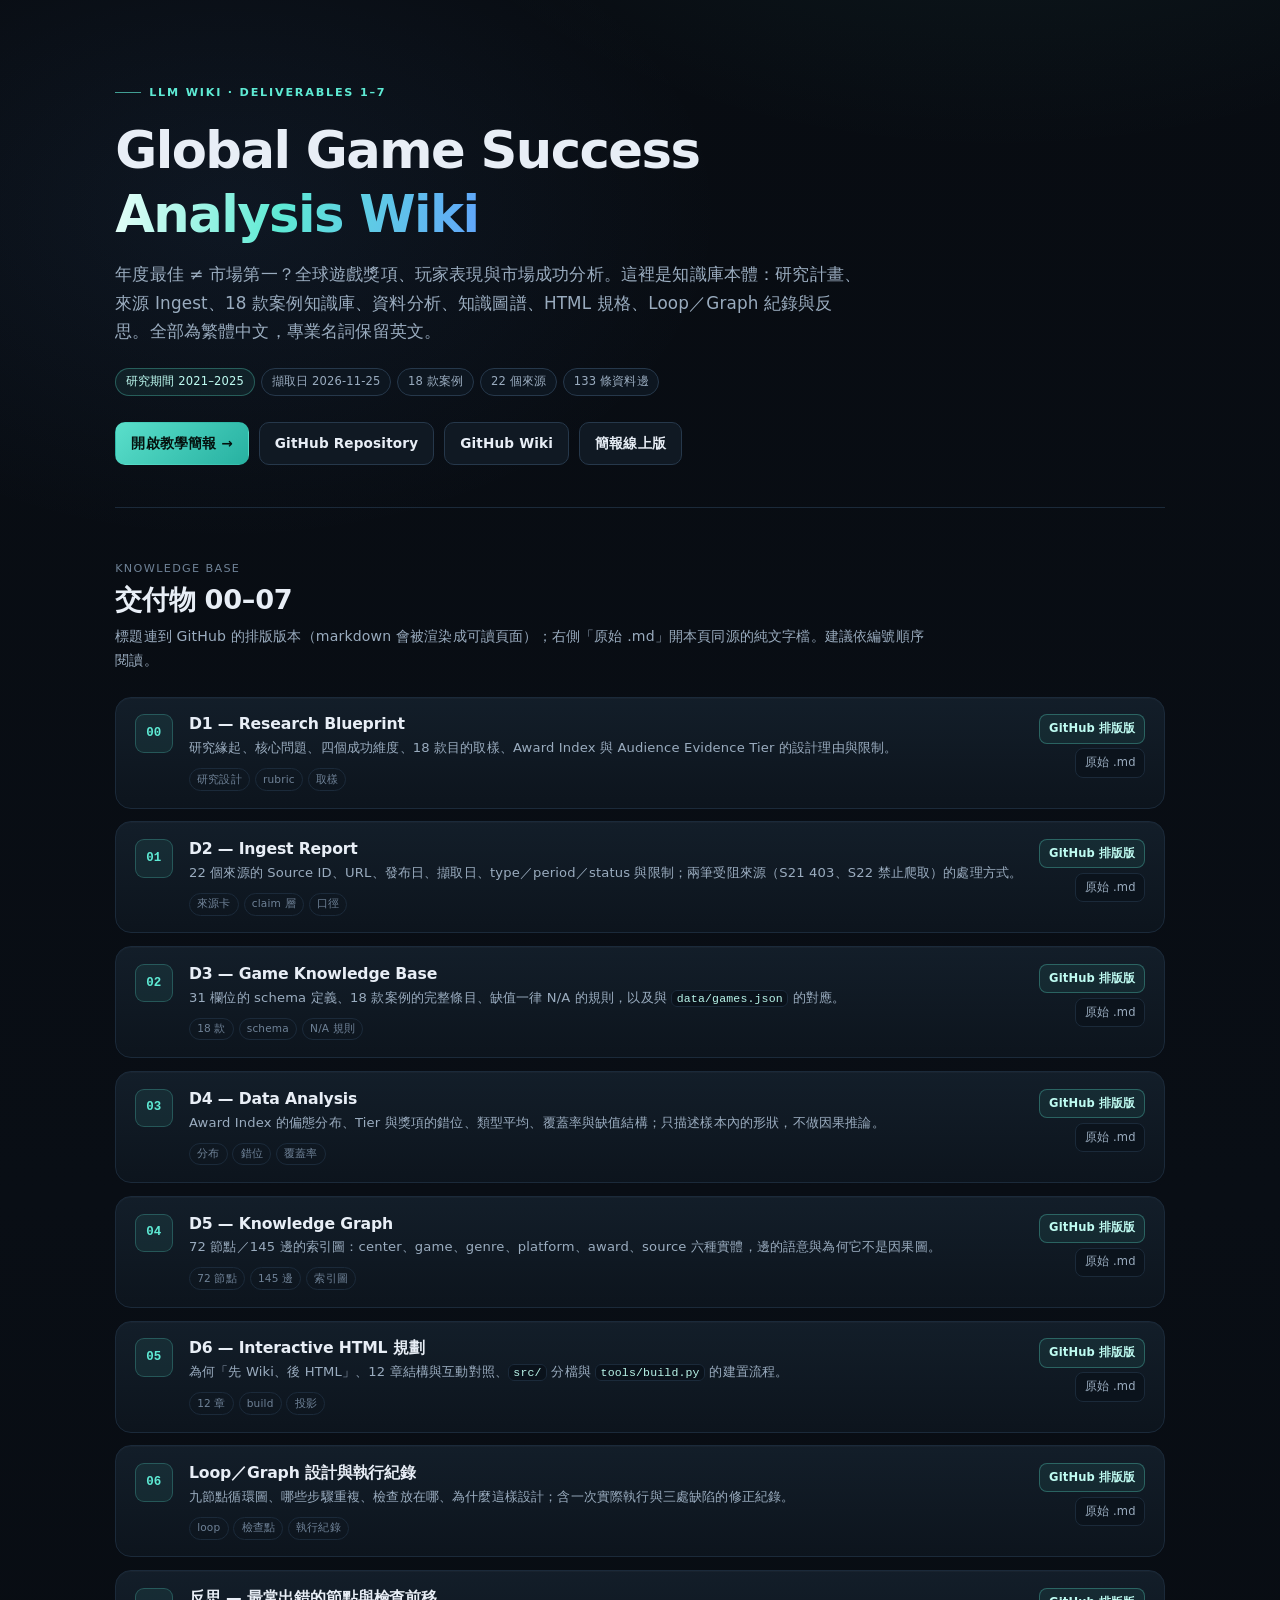
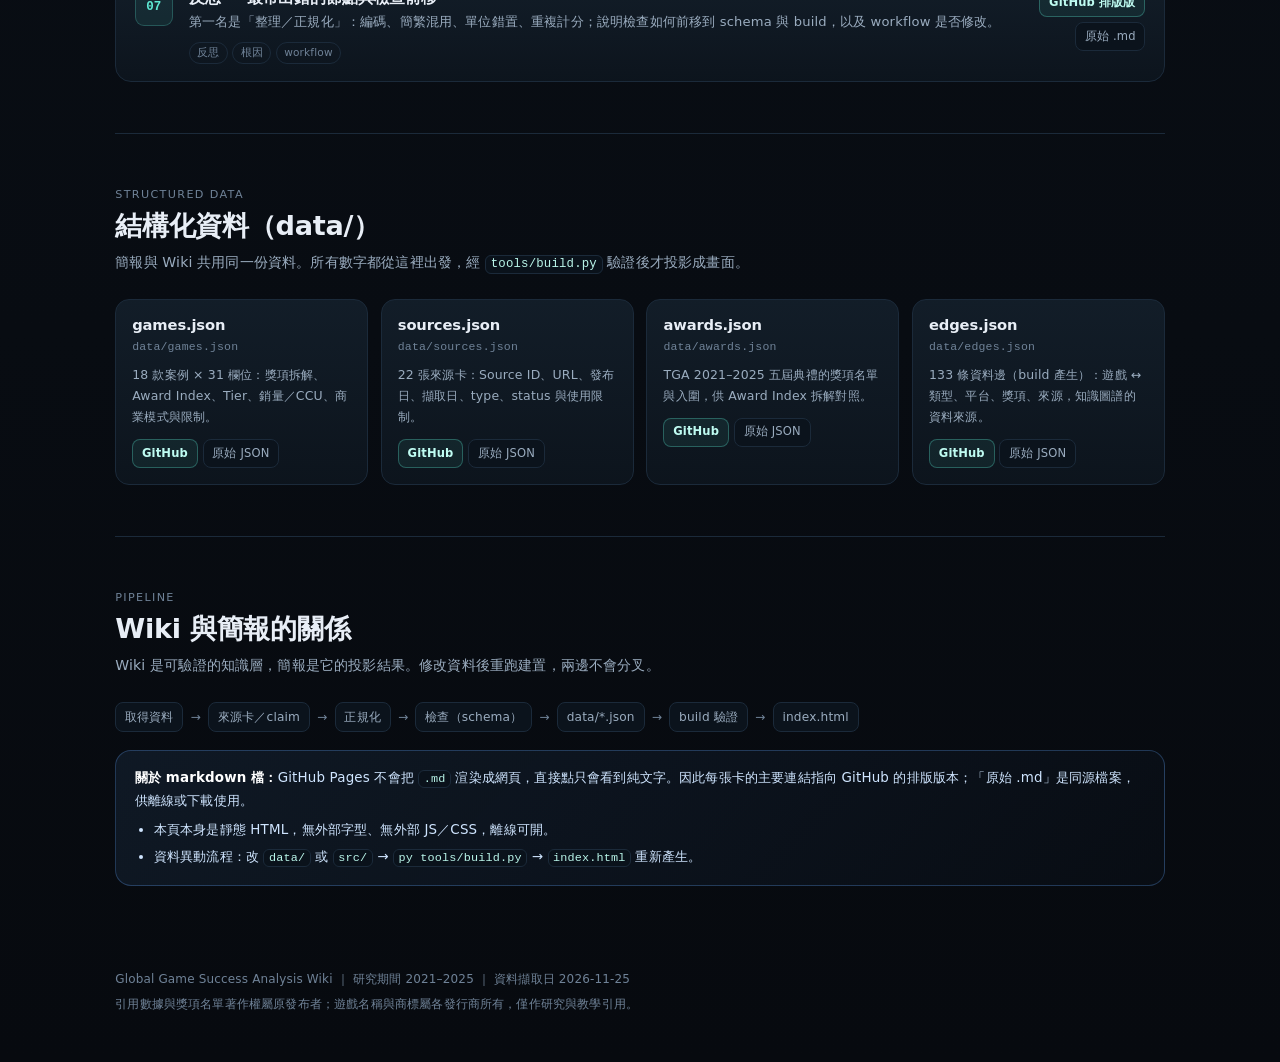
<file: wiki/index.html>
<!doctype html>
<html lang="zh-Hant">
<head>
<meta charset="utf-8">
<meta name="viewport" content="width=device-width, initial-scale=1">
<meta name="description" content="Global Game Success Analysis Wiki 目錄：Deliverable 1–7 與結構化資料。">
<meta name="color-scheme" content="dark">
<title>LLM Wiki 目錄｜Global Game Success Analysis Wiki</title>
<style>
  :root{
    --bg:#080c12; --panel:#101923; --panel-2:#14202c;
    --line:#26384b; --line-soft:#1b2a3a;
    --text:#e8eef6; --muted:#9aacbf; --faint:#6f8297;
    --accent:#5eead4; --blue:#60a5fa; --amber:#fbbf24; --purple:#c084fc; --pink:#fb7185;
    --radius:16px; --max:1120px;
  }
  *{box-sizing:border-box}
  html{scroll-behavior:smooth}
  body{
    margin:0; min-height:100vh; color:var(--text);
    background:
      radial-gradient(1100px 700px at 78% -10%, rgba(94,234,212,.08), transparent 60%),
      radial-gradient(900px 600px at 18% 8%, rgba(96,165,250,.07), transparent 55%),
      linear-gradient(180deg,#080c12 0%,#090e15 45%,#070a0f 100%);
    font-family:"Segoe UI","Noto Sans TC","Microsoft JhengHei",system-ui,-apple-system,sans-serif;
    font-size:16px; line-height:1.7; letter-spacing:.01em;
  }
  ::selection{background:rgba(94,234,212,.28);color:#fff}
  a{color:var(--accent);text-decoration:none}
  a:hover{text-decoration:underline}
  h1,h2,h3{line-height:1.25;margin:0;letter-spacing:-.01em}
  p{margin:0}
  ul{margin:0;padding-left:1.2rem}
  code{font-family:"Cascadia Code",Consolas,monospace;background:#0a121b;border:1px solid var(--line-soft);border-radius:6px;padding:.1em .38em;color:#b9f5e9;font-size:.88em}
  :focus-visible{outline:2px solid var(--accent);outline-offset:3px;border-radius:6px}
  .skip-link{position:absolute;left:12px;top:-60px;z-index:10;background:var(--accent);color:#04100e;padding:.6rem 1rem;border-radius:10px;font-weight:800}
  .skip-link:focus{top:12px}
  .wrap{max-width:var(--max);margin:0 auto;padding:0 clamp(1rem,4vw,2.2rem)}

  header.hero{padding:clamp(2.6rem,7vw,4.6rem) 0 clamp(1.8rem,4vw,2.6rem);border-bottom:1px solid var(--line-soft)}
  .eyebrow{display:inline-flex;align-items:center;gap:.5rem;color:var(--accent);font-size:.7rem;font-weight:800;letter-spacing:.16em;text-transform:uppercase;margin-bottom:1rem}
  .eyebrow::before{content:"";width:26px;height:1px;background:var(--accent);opacity:.65}
  h1{font-size:clamp(1.9rem,5vw,3.2rem);font-weight:850;letter-spacing:-.03em}
  .grad{background:linear-gradient(100deg,#e8fff9,#5eead4 45%,#60a5fa);-webkit-background-clip:text;background-clip:text;color:transparent}
  .lead{color:var(--muted);font-size:clamp(.95rem,1.5vw,1.05rem);max-width:70ch;margin-top:.9rem}
  .meta{display:flex;flex-wrap:wrap;gap:.4rem;margin-top:1.4rem}
  .chip{display:inline-flex;align-items:center;gap:.3rem;border:1px solid var(--line);background:#0d1620;color:var(--muted);border-radius:999px;padding:.2rem .6rem;font-size:.72rem;white-space:nowrap}
  .chip.accent{border-color:rgba(94,234,212,.3);color:#bffcf2;background:rgba(94,234,212,.07)}
  .actions{display:flex;flex-wrap:wrap;gap:.6rem;margin-top:1.6rem}
  .btn{display:inline-flex;align-items:center;gap:.4rem;background:var(--panel);border:1px solid var(--line);color:var(--text);border-radius:10px;padding:.58rem .95rem;font-size:.85rem;font-weight:650;transition:background .15s,border-color .15s}
  .btn:hover{background:var(--panel-2);border-color:#35506a;text-decoration:none}
  .btn-primary{background:linear-gradient(135deg,rgba(94,234,212,.95),rgba(45,212,191,.82));border-color:transparent;color:#04110e;font-weight:850}
  .btn-primary:hover{background:linear-gradient(135deg,#7ff7e3,#5eead4)}

  section{padding:clamp(2rem,5vw,3.2rem) 0;border-bottom:1px solid var(--line-soft)}
  section:last-of-type{border-bottom:0}
  .sec-head{margin-bottom:1.5rem;max-width:80ch}
  .sec-head .kicker{font-size:.7rem;color:var(--faint);letter-spacing:.12em;text-transform:uppercase;margin-bottom:.3rem}
  h2{font-size:clamp(1.3rem,2.6vw,1.7rem);font-weight:820}
  .sec-head p{color:var(--muted);font-size:.88rem;margin-top:.5rem}

  .list{display:grid;gap:.8rem}
  .item{
    display:grid;grid-template-columns:auto minmax(0,1fr) auto;gap:1rem;align-items:start;
    background:linear-gradient(180deg,rgba(20,32,44,.88),rgba(13,21,30,.9));
    border:1px solid var(--line-soft);border-radius:var(--radius);padding:1.05rem 1.15rem;
    box-shadow:inset 0 1px 0 rgba(255,255,255,.025);
    transition:border-color .15s,transform .15s;
  }
  .item:hover{border-color:#35506a}
  .num{font-family:"Cascadia Code",Consolas,monospace;font-size:.78rem;font-weight:800;color:var(--accent);background:rgba(94,234,212,.08);border:1px solid rgba(94,234,212,.24);border-radius:9px;width:2.4rem;height:2.4rem;display:grid;place-items:center;flex:0 0 auto}
  .item h3{font-size:.98rem;font-weight:780}
  .item h3 a{color:var(--text)}
  .item h3 a:hover{color:var(--accent);text-decoration:none}
  .desc{color:var(--muted);font-size:.82rem;margin-top:.2rem}
  .tags{display:flex;flex-wrap:wrap;gap:.3rem;margin-top:.55rem}
  .tag{font-size:.66rem;color:var(--faint);border:1px solid var(--line-soft);border-radius:999px;padding:.08rem .45rem}
  .links{display:flex;flex-direction:column;gap:.3rem;align-items:flex-end;font-size:.72rem;white-space:nowrap}
  .links a{color:var(--muted);border:1px solid var(--line-soft);border-radius:8px;padding:.24rem .55rem;background:#0b131c}
  .links a:hover{color:var(--accent);border-color:rgba(94,234,212,.35);text-decoration:none}
  .links .primary{color:#bffcf2;border-color:rgba(94,234,212,.3);background:rgba(94,234,212,.07);font-weight:700}

  .files{display:grid;grid-template-columns:repeat(auto-fit,minmax(240px,1fr));gap:.8rem}
  .file{background:linear-gradient(180deg,rgba(20,32,44,.85),rgba(13,21,30,.9));border:1px solid var(--line-soft);border-radius:14px;padding:1rem}
  .file h3{font-size:.92rem;font-weight:760}
  .file .path{font-family:"Cascadia Code",Consolas,monospace;font-size:.72rem;color:var(--faint);margin-top:.15rem}
  .file p{color:var(--muted);font-size:.78rem;margin-top:.45rem}
  .file .links{flex-direction:row;align-items:center;justify-content:flex-start;margin-top:.7rem}

  .note{border:1px solid rgba(96,165,250,.28);background:linear-gradient(135deg,rgba(96,165,250,.09),rgba(96,165,250,.02));border-radius:var(--radius);padding:1rem 1.15rem;color:#cfe5ff;font-size:.84rem}
  .note strong{color:#fff}
  .note ul{margin-top:.4rem}
  .note li{margin-top:.25rem}

  .flow{display:flex;flex-wrap:wrap;gap:.45rem;align-items:center;font-size:.76rem;color:var(--muted);margin-top:.9rem}
  .flow span{padding:.24rem .55rem;border:1px solid var(--line-soft);border-radius:8px;background:#0b131c;color:var(--muted)}
  .flow i{color:var(--faint);font-style:normal}

  footer{padding:2rem 0 3rem;color:var(--faint);font-size:.75rem}
  footer p + p{margin-top:.3rem}

  @media (max-width:720px){
    .item{grid-template-columns:auto minmax(0,1fr)}
    .links{grid-column:1 / -1;flex-direction:row;align-items:center;justify-content:flex-start}
    .links a{flex:0 0 auto}
  }
  @media (prefers-reduced-motion:reduce){html{scroll-behavior:auto}*{transition:none!important}}
  @media print{
    body{background:#fff;color:#111}
    .actions,.skip-link{display:none}
    .item,.file,.note{border-color:#ccc;background:#fff;box-shadow:none}
    .item h3 a,.desc,.file p,.sec-head p,.lead,.note{color:#222}
  }
</style>
</head>
<body>
<a class="skip-link" href="#deliverables">跳到交付物清單</a>
<div class="wrap">

  <header class="hero">
    <div class="eyebrow">LLM Wiki · Deliverables 1–7</div>
    <h1>Global Game Success<br><span class="grad">Analysis Wiki</span></h1>
    <p class="lead">年度最佳 ≠ 市場第一？全球遊戲獎項、玩家表現與市場成功分析。這裡是知識庫本體：研究計畫、來源 Ingest、18 款案例知識庫、資料分析、知識圖譜、HTML 規格、Loop／Graph 紀錄與反思。全部為繁體中文，專業名詞保留英文。</p>
    <div class="meta">
      <span class="chip accent">研究期間 2021–2025</span>
      <span class="chip">擷取日 2026-11-25</span>
      <span class="chip">18 款案例</span>
      <span class="chip">22 個來源</span>
      <span class="chip">133 條資料邊</span>
    </div>
    <div class="actions">
      <a class="btn btn-primary" href="../index.html">開啟教學簡報 →</a>
      <a class="btn" href="https://github.com/s12490047/HW1110">GitHub Repository</a>
      <a class="btn" href="https://github.com/s12490047/HW1110/wiki">GitHub Wiki</a>
      <a class="btn" href="https://s12490047.github.io/HW1110/">簡報線上版</a>
    </div>
  </header>

  <section id="deliverables" aria-labelledby="d-title">
    <div class="sec-head">
      <div class="kicker">Knowledge Base</div>
      <h2 id="d-title">交付物 00–07</h2>
      <p>標題連到 GitHub 的排版版本（markdown 會被渲染成可讀頁面）；右側「原始 .md」開本頁同源的純文字檔。建議依編號順序閱讀。</p>
    </div>

    <div class="list">

      <article class="item">
        <div class="num">00</div>
        <div>
          <h3><a href="https://github.com/s12490047/HW1110/blob/main/wiki/00-research-blueprint.md">D1 — Research Blueprint</a></h3>
          <p class="desc">研究緣起、核心問題、四個成功維度、18 款目的取樣、Award Index 與 Audience Evidence Tier 的設計理由與限制。</p>
          <div class="tags"><span class="tag">研究設計</span><span class="tag">rubric</span><span class="tag">取樣</span></div>
        </div>
        <div class="links">
          <a class="primary" href="https://github.com/s12490047/HW1110/blob/main/wiki/00-research-blueprint.md">GitHub 排版版</a>
          <a href="00-research-blueprint.md">原始 .md</a>
        </div>
      </article>

      <article class="item">
        <div class="num">01</div>
        <div>
          <h3><a href="https://github.com/s12490047/HW1110/blob/main/wiki/01-ingest-report.md">D2 — Ingest Report</a></h3>
          <p class="desc">22 個來源的 Source ID、URL、發布日、擷取日、type／period／status 與限制；兩筆受阻來源（S21 403、S22 禁止爬取）的處理方式。</p>
          <div class="tags"><span class="tag">來源卡</span><span class="tag">claim 層</span><span class="tag">口徑</span></div>
        </div>
        <div class="links">
          <a class="primary" href="https://github.com/s12490047/HW1110/blob/main/wiki/01-ingest-report.md">GitHub 排版版</a>
          <a href="01-ingest-report.md">原始 .md</a>
        </div>
      </article>

      <article class="item">
        <div class="num">02</div>
        <div>
          <h3><a href="https://github.com/s12490047/HW1110/blob/main/wiki/02-knowledge-base.md">D3 — Game Knowledge Base</a></h3>
          <p class="desc">31 欄位的 schema 定義、18 款案例的完整條目、缺值一律 N/A 的規則，以及與 <code>data/games.json</code> 的對應。</p>
          <div class="tags"><span class="tag">18 款</span><span class="tag">schema</span><span class="tag">N/A 規則</span></div>
        </div>
        <div class="links">
          <a class="primary" href="https://github.com/s12490047/HW1110/blob/main/wiki/02-knowledge-base.md">GitHub 排版版</a>
          <a href="02-knowledge-base.md">原始 .md</a>
        </div>
      </article>

      <article class="item">
        <div class="num">03</div>
        <div>
          <h3><a href="https://github.com/s12490047/HW1110/blob/main/wiki/03-data-analysis.md">D4 — Data Analysis</a></h3>
          <p class="desc">Award Index 的偏態分布、Tier 與獎項的錯位、類型平均、覆蓋率與缺值結構；只描述樣本內的形狀，不做因果推論。</p>
          <div class="tags"><span class="tag">分布</span><span class="tag">錯位</span><span class="tag">覆蓋率</span></div>
        </div>
        <div class="links">
          <a class="primary" href="https://github.com/s12490047/HW1110/blob/main/wiki/03-data-analysis.md">GitHub 排版版</a>
          <a href="03-data-analysis.md">原始 .md</a>
        </div>
      </article>

      <article class="item">
        <div class="num">04</div>
        <div>
          <h3><a href="https://github.com/s12490047/HW1110/blob/main/wiki/04-knowledge-graph.md">D5 — Knowledge Graph</a></h3>
          <p class="desc">72 節點／145 邊的索引圖：center、game、genre、platform、award、source 六種實體，邊的語意與為何它不是因果圖。</p>
          <div class="tags"><span class="tag">72 節點</span><span class="tag">145 邊</span><span class="tag">索引圖</span></div>
        </div>
        <div class="links">
          <a class="primary" href="https://github.com/s12490047/HW1110/blob/main/wiki/04-knowledge-graph.md">GitHub 排版版</a>
          <a href="04-knowledge-graph.md">原始 .md</a>
        </div>
      </article>

      <article class="item">
        <div class="num">05</div>
        <div>
          <h3><a href="https://github.com/s12490047/HW1110/blob/main/wiki/05-html-spec.md">D6 — Interactive HTML 規劃</a></h3>
          <p class="desc">為何「先 Wiki、後 HTML」、12 章結構與互動對照、<code>src/</code> 分檔與 <code>tools/build.py</code> 的建置流程。</p>
          <div class="tags"><span class="tag">12 章</span><span class="tag">build</span><span class="tag">投影</span></div>
        </div>
        <div class="links">
          <a class="primary" href="https://github.com/s12490047/HW1110/blob/main/wiki/05-html-spec.md">GitHub 排版版</a>
          <a href="05-html-spec.md">原始 .md</a>
        </div>
      </article>

      <article class="item">
        <div class="num">06</div>
        <div>
          <h3><a href="https://github.com/s12490047/HW1110/blob/main/wiki/06-loop-graph.md">Loop／Graph 設計與執行紀錄</a></h3>
          <p class="desc">九節點循環圖、哪些步驟重複、檢查放在哪、為什麼這樣設計；含一次實際執行與三處缺陷的修正紀錄。</p>
          <div class="tags"><span class="tag">loop</span><span class="tag">檢查點</span><span class="tag">執行紀錄</span></div>
        </div>
        <div class="links">
          <a class="primary" href="https://github.com/s12490047/HW1110/blob/main/wiki/06-loop-graph.md">GitHub 排版版</a>
          <a href="06-loop-graph.md">原始 .md</a>
        </div>
      </article>

      <article class="item">
        <div class="num">07</div>
        <div>
          <h3><a href="https://github.com/s12490047/HW1110/blob/main/wiki/07-reflection.md">反思 — 最常出錯的節點與檢查前移</a></h3>
          <p class="desc">第一名是「整理／正規化」：編碼、簡繁混用、單位錯置、重複計分；說明檢查如何前移到 schema 與 build，以及 workflow 是否修改。</p>
          <div class="tags"><span class="tag">反思</span><span class="tag">根因</span><span class="tag">workflow</span></div>
        </div>
        <div class="links">
          <a class="primary" href="https://github.com/s12490047/HW1110/blob/main/wiki/07-reflection.md">GitHub 排版版</a>
          <a href="07-reflection.md">原始 .md</a>
        </div>
      </article>

    </div>
  </section>

  <section id="data" aria-labelledby="data-title">
    <div class="sec-head">
      <div class="kicker">Structured Data</div>
      <h2 id="data-title">結構化資料（data/）</h2>
      <p>簡報與 Wiki 共用同一份資料。所有數字都從這裡出發，經 <code>tools/build.py</code> 驗證後才投影成畫面。</p>
    </div>

    <div class="files">

      <div class="file">
        <h3>games.json</h3>
        <div class="path">data/games.json</div>
        <p>18 款案例 × 31 欄位：獎項拆解、Award Index、Tier、銷量／CCU、商業模式與限制。</p>
        <div class="links">
          <a class="primary" href="https://github.com/s12490047/HW1110/blob/main/data/games.json">GitHub</a>
          <a href="../data/games.json">原始 JSON</a>
        </div>
      </div>

      <div class="file">
        <h3>sources.json</h3>
        <div class="path">data/sources.json</div>
        <p>22 張來源卡：Source ID、URL、發布日、擷取日、type、status 與使用限制。</p>
        <div class="links">
          <a class="primary" href="https://github.com/s12490047/HW1110/blob/main/data/sources.json">GitHub</a>
          <a href="../data/sources.json">原始 JSON</a>
        </div>
      </div>

      <div class="file">
        <h3>awards.json</h3>
        <div class="path">data/awards.json</div>
        <p>TGA 2021–2025 五屆典禮的獎項名單與入圍，供 Award Index 拆解對照。</p>
        <div class="links">
          <a class="primary" href="https://github.com/s12490047/HW1110/blob/main/data/awards.json">GitHub</a>
          <a href="../data/awards.json">原始 JSON</a>
        </div>
      </div>

      <div class="file">
        <h3>edges.json</h3>
        <div class="path">data/edges.json</div>
        <p>133 條資料邊（build 產生）：遊戲 ↔ 類型、平台、獎項、來源，知識圖譜的資料來源。</p>
        <div class="links">
          <a class="primary" href="https://github.com/s12490047/HW1110/blob/main/data/edges.json">GitHub</a>
          <a href="../data/edges.json">原始 JSON</a>
        </div>
      </div>

    </div>
  </section>

  <section id="how" aria-labelledby="how-title">
    <div class="sec-head">
      <div class="kicker">Pipeline</div>
      <h2 id="how-title">Wiki 與簡報的關係</h2>
      <p>Wiki 是可驗證的知識層，簡報是它的投影結果。修改資料後重跑建置，兩邊不會分叉。</p>
    </div>

    <div class="flow" aria-label="資料流程">
      <span>取得資料</span><i>→</i><span>來源卡／claim</span><i>→</i><span>正規化</span><i>→</i><span>檢查（schema）</span><i>→</i><span>data/*.json</span><i>→</i><span>build 驗證</span><i>→</i><span>index.html</span>
    </div>

    <div class="note" style="margin-top:1.1rem">
      <strong>關於 markdown 檔：</strong>GitHub Pages 不會把 <code>.md</code> 渲染成網頁，直接點只會看到純文字。因此每張卡的主要連結指向 GitHub 的排版版本；「原始 .md」是同源檔案，供離線或下載使用。
      <ul>
        <li>本頁本身是靜態 HTML，無外部字型、無外部 JS／CSS，離線可開。</li>
        <li>資料異動流程：改 <code>data/</code> 或 <code>src/</code> → <code>py tools/build.py</code> → <code>index.html</code> 重新產生。</li>
      </ul>
    </div>
  </section>

  <footer>
    <p>Global Game Success Analysis Wiki ｜ 研究期間 2021–2025 ｜ 資料擷取日 2026-11-25</p>
    <p>引用數據與獎項名單著作權屬原發布者；遊戲名稱與商標屬各發行商所有，僅作研究與教學引用。</p>
  </footer>

</div>
</body>
</html>
</file>
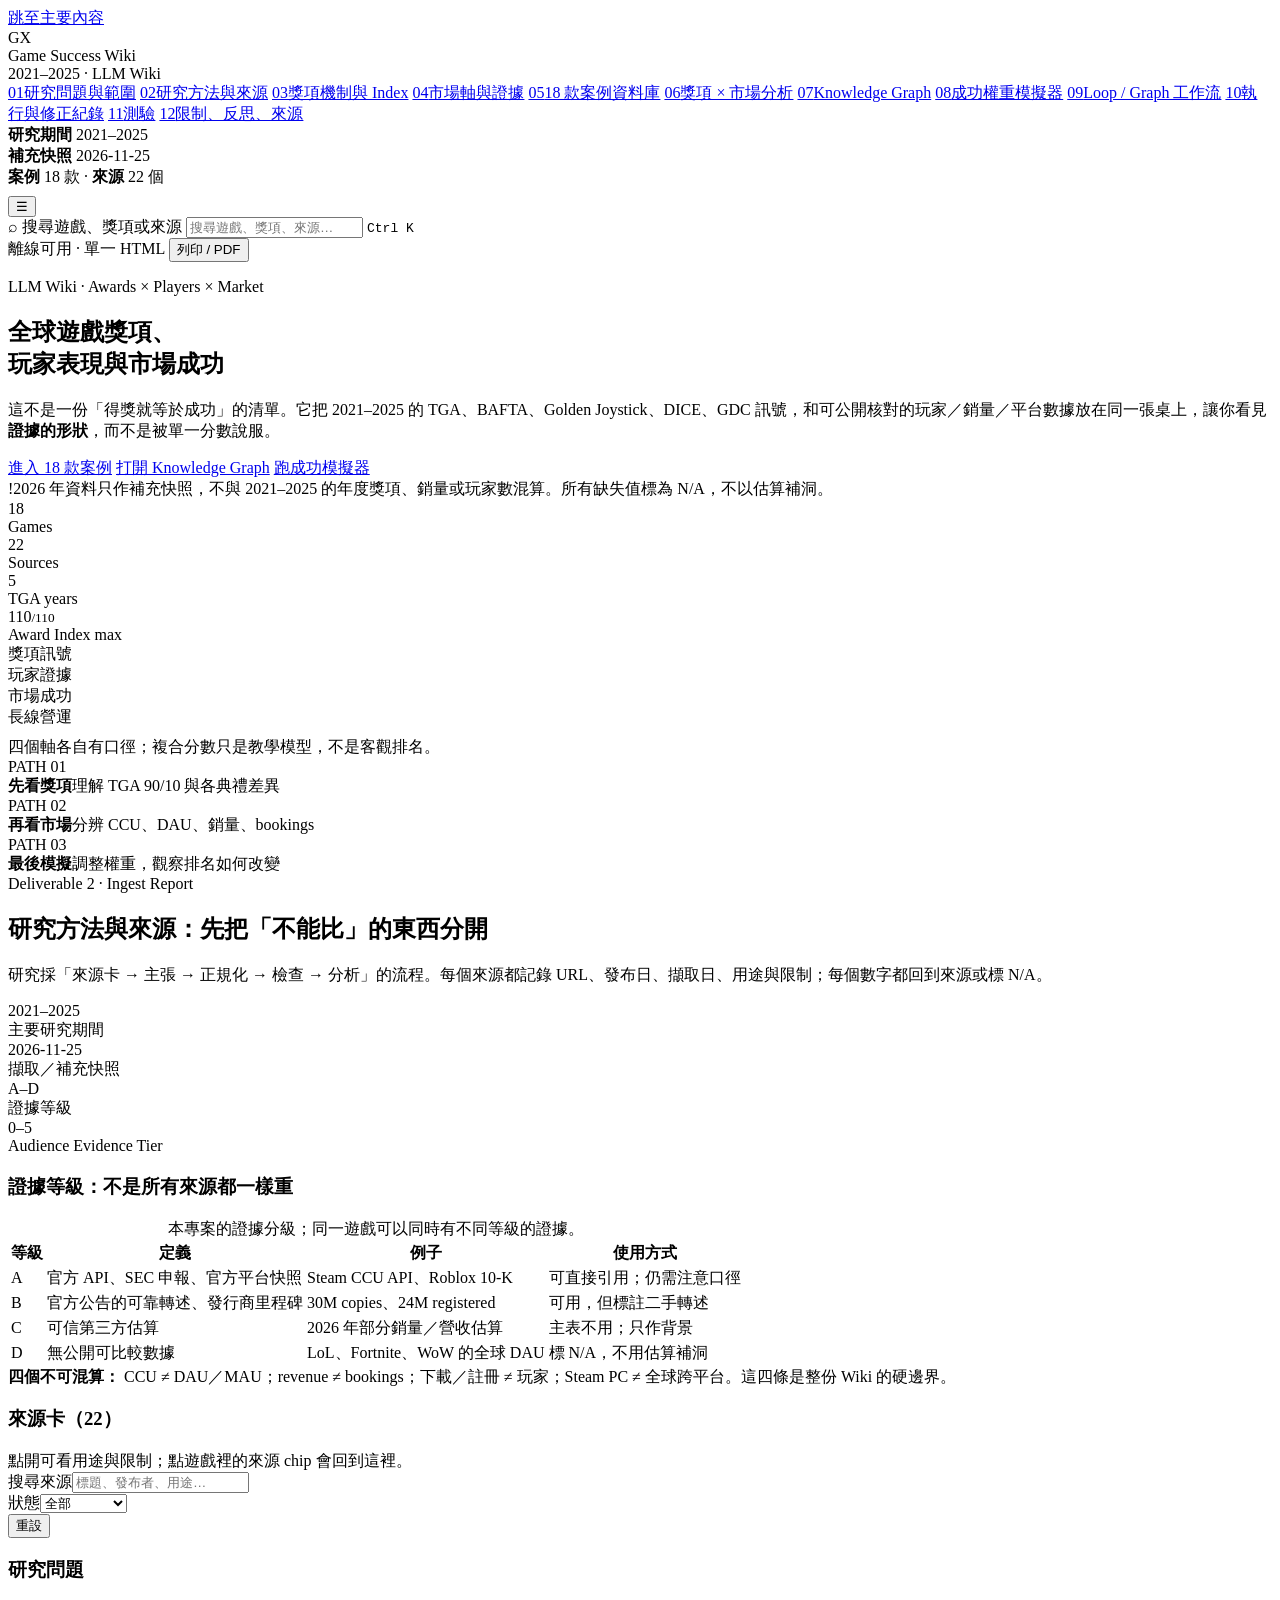
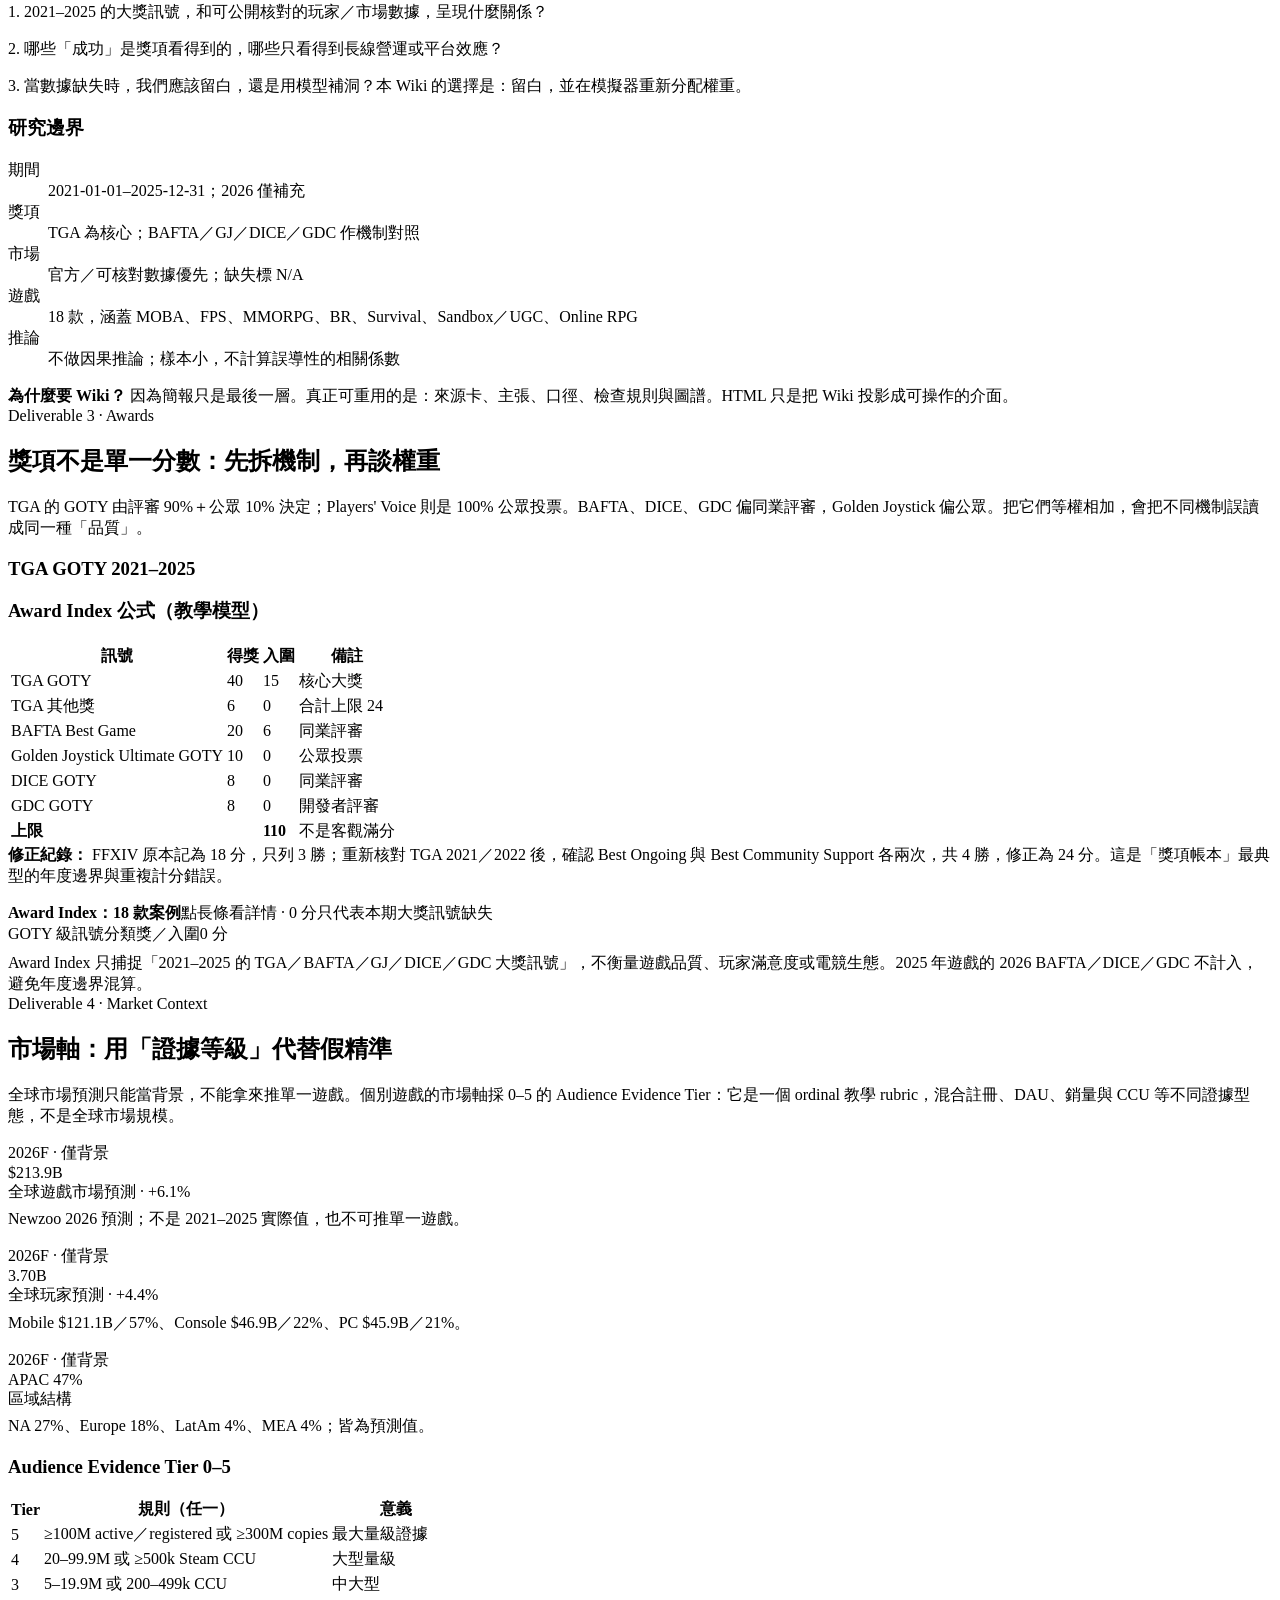
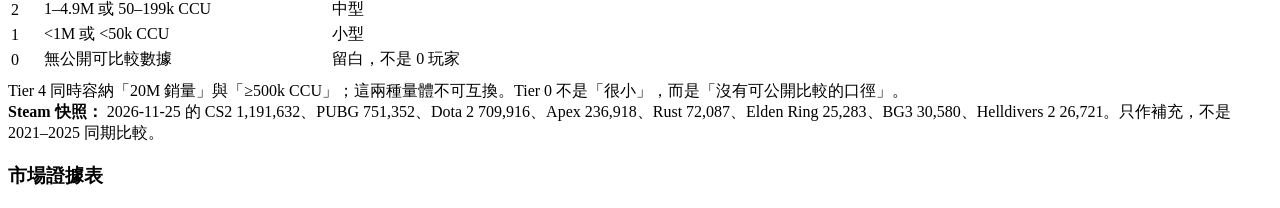
<file: src/body-01-shell.html>
<body>
<a class="skip-link" href="#main">跳至主要內容</a>
<div class="app">
  <aside class="sidebar" id="sidebar" aria-label="章節導覽">
    <div class="brand">
      <div class="brand-mark" aria-hidden="true">GX</div>
      <div>
        <div class="brand-title">Game Success Wiki</div>
        <div class="brand-sub">2021–2025 · LLM Wiki</div>
      </div>
    </div>
    <nav class="chapter-nav" aria-label="章節">
      <a href="#ch1" data-chapter="ch1"><span class="num">01</span>研究問題與範圍</a>
      <a href="#ch2" data-chapter="ch2"><span class="num">02</span>研究方法與來源</a>
      <a href="#ch3" data-chapter="ch3"><span class="num">03</span>獎項機制與 Index</a>
      <a href="#ch4" data-chapter="ch4"><span class="num">04</span>市場軸與證據</a>
      <a href="#ch5" data-chapter="ch5"><span class="num">05</span>18 款案例資料庫</a>
      <a href="#ch6" data-chapter="ch6"><span class="num">06</span>獎項 × 市場分析</a>
      <a href="#ch7" data-chapter="ch7"><span class="num">07</span>Knowledge Graph</a>
      <a href="#ch8" data-chapter="ch8"><span class="num">08</span>成功權重模擬器</a>
      <a href="#ch9" data-chapter="ch9"><span class="num">09</span>Loop / Graph 工作流</a>
      <a href="#ch10" data-chapter="ch10"><span class="num">10</span>執行與修正紀錄</a>
      <a href="#ch11" data-chapter="ch11"><span class="num">11</span>測驗</a>
      <a href="#ch12" data-chapter="ch12"><span class="num">12</span>限制、反思、來源</a>
    </nav>
    <div class="side-meta">
      <div><strong>研究期間</strong> 2021–2025</div>
      <div><strong>補充快照</strong> 2026-11-25</div>
      <div><strong>案例</strong> 18 款 · <strong>來源</strong> 22 個</div>
      <div id="buildMetaSide" class="mono tiny" style="margin-top:.5rem"></div>
    </div>
  </aside>

  <div class="content">
    <header class="topbar">
      <button class="menu-btn" id="menuBtn" type="button" aria-label="開啟章節導覽" aria-expanded="false" aria-controls="sidebar">☰</button>
      <div class="search-wrap">
        <span class="search-icon" aria-hidden="true">⌕</span>
        <label class="sr-only" for="globalSearch">搜尋遊戲、獎項或來源</label>
        <input id="globalSearch" type="search" placeholder="搜尋遊戲、獎項、來源…" autocomplete="off" aria-controls="searchResults" aria-expanded="false">
        <kbd>Ctrl K</kbd>
      </div>
      <div class="top-actions">
        <span class="pill"><span class="dot"></span>離線可用 · 單一 HTML</span>
        <button class="btn btn-small" id="printBtn" type="button">列印 <span class="long">/ PDF</span></button>
      </div>
    </header>
    <div class="search-results" id="searchResults" role="listbox" aria-label="搜尋結果" hidden></div>

    <main id="main">
      <section class="chapter hero" id="ch1">
        <div class="hero-copy">
          <p class="eyebrow">LLM Wiki · Awards × Players × Market</p>
          <h1>全球遊戲獎項、<br><span class="grad">玩家表現</span>與市場成功</h1>
          <p class="lead">這不是一份「得獎就等於成功」的清單。它把 2021–2025 的 TGA、BAFTA、Golden Joystick、DICE、GDC 訊號，和可公開核對的玩家／銷量／平台數據放在同一張桌上，讓你看見<strong>證據的形狀</strong>，而不是被單一分數說服。</p>
          <div class="hero-actions">
            <a class="btn btn-primary" href="#ch5">進入 18 款案例</a>
            <a class="btn" href="#ch7">打開 Knowledge Graph</a>
            <a class="btn btn-ghost" href="#ch8">跑成功模擬器</a>
          </div>
          <div class="hero-note"><span class="mark">!</span><span>2026 年資料只作補充快照，不與 2021–2025 的年度獎項、銷量或玩家數混算。所有缺失值標為 N/A，不以估算補洞。</span></div>
        </div>
        <div class="hero-panel">
          <div class="stat-grid">
            <div class="stat"><div class="num">18</div><div class="lbl">Games</div></div>
            <div class="stat"><div class="num">22</div><div class="lbl">Sources</div></div>
            <div class="stat"><div class="num">5</div><div class="lbl">TGA years</div></div>
            <div class="stat"><div class="num">110<small>/110</small></div><div class="lbl">Award Index max</div></div>
          </div>
          <div class="axis-card" aria-label="研究軸示意">
            <div class="axis-row"><span>獎項訊號</span><span class="axis-line amber"></span></div>
            <div class="axis-row"><span>玩家證據</span><span class="axis-line"></span></div>
            <div class="axis-row"><span>市場成功</span><span class="axis-line amber"></span></div>
            <div class="axis-row"><span>長線營運</span><span class="axis-line"></span></div>
            <div class="note" style="margin-top:.6rem">四個軸各自有口徑；複合分數只是教學模型，不是客觀排名。</div>
          </div>
          <div class="read-path">
            <div class="step"><div class="n">PATH 01</div><b>先看獎項</b><span>理解 TGA 90/10 與各典禮差異</span></div>
            <div class="step"><div class="n">PATH 02</div><b>再看市場</b><span>分辨 CCU、DAU、銷量、bookings</span></div>
            <div class="step"><div class="n">PATH 03</div><b>最後模擬</b><span>調整權重，觀察排名如何改變</span></div>
          </div>
        </div>
      </section>

      <section class="chapter" id="ch2">
        <div class="section-head">
          <div class="kicker">Deliverable 2 · Ingest Report</div>
          <h2>研究方法與來源：先把「不能比」的東西分開</h2>
          <p class="lead">研究採「來源卡 → 主張 → 正規化 → 檢查 → 分析」的流程。每個來源都記錄 URL、發布日、擷取日、用途與限制；每個數字都回到來源或標 N/A。</p>
        </div>

        <div class="grid grid-4" style="margin-bottom:1rem">
          <div class="card card-tight"><div class="stat"><div class="num">2021–2025</div><div class="lbl">主要研究期間</div></div></div>
          <div class="card card-tight"><div class="stat"><div class="num">2026-11-25</div><div class="lbl">擷取／補充快照</div></div></div>
          <div class="card card-tight"><div class="stat"><div class="num">A–D</div><div class="lbl">證據等級</div></div></div>
          <div class="card card-tight"><div class="stat"><div class="num">0–5</div><div class="lbl">Audience Evidence Tier</div></div></div>
        </div>

        <div class="split">
          <div class="stack">
            <div class="card">
              <h3>證據等級：不是所有來源都一樣重</h3>
              <div class="table-wrap" style="margin-top:.6rem">
                <table>
                  <caption>本專案的證據分級；同一遊戲可以同時有不同等級的證據。</caption>
                  <thead><tr><th>等級</th><th>定義</th><th>例子</th><th>使用方式</th></tr></thead>
                  <tbody>
                    <tr><td><span class="chip accent">A</span></td><td>官方 API、SEC 申報、官方平台快照</td><td>Steam CCU API、Roblox 10-K</td><td>可直接引用；仍需注意口徑</td></tr>
                    <tr><td><span class="chip blue">B</span></td><td>官方公告的可靠轉述、發行商里程碑</td><td>30M copies、24M registered</td><td>可用，但標註二手轉述</td></tr>
                    <tr><td><span class="chip amber">C</span></td><td>可信第三方估算</td><td>2026 年部分銷量／營收估算</td><td>主表不用；只作背景</td></tr>
                    <tr><td><span class="chip pink">D</span></td><td>無公開可比較數據</td><td>LoL、Fortnite、WoW 的全球 DAU</td><td>標 N/A，不用估算補洞</td></tr>
                  </tbody>
                </table>
              </div>
            </div>

            <div class="callout danger">
              <strong>四個不可混算：</strong> CCU ≠ DAU／MAU；revenue ≠ bookings；下載／註冊 ≠ 玩家；Steam PC ≠ 全球跨平台。這四條是整份 Wiki 的硬邊界。
            </div>

            <div class="card">
              <div class="comparator-head">
                <div><h3>來源卡（22）</h3><div class="note">點開可看用途與限制；點遊戲裡的來源 chip 會回到這裡。</div></div>
                <div class="note" id="sourceCount" aria-live="polite"></div>
              </div>
              <div class="controls">
                <div class="control"><label for="sourceSearch">搜尋來源</label><input id="sourceSearch" type="search" placeholder="標題、發布者、用途…"></div>
                <div class="control"><label for="sourceStatus">狀態</label><select id="sourceStatus"><option value="all">全部</option><option value="primary">官方／主要</option><option value="secondary">二手核對</option><option value="context">背景／補充</option><option value="blocked">受限／阻擋</option></select></div>
                <div class="control-actions"><button class="btn btn-small" id="sourceReset" type="button">重設</button></div>
              </div>
              <div class="source-list" id="sourceList"></div>
            </div>
          </div>

          <div class="stack">
            <div class="card">
              <h3>研究問題</h3>
              <p style="margin-top:.4rem">1. 2021–2025 的大獎訊號，和可公開核對的玩家／市場數據，呈現什麼關係？</p>
              <p style="margin-top:.4rem">2. 哪些「成功」是獎項看得到的，哪些只看得到長線營運或平台效應？</p>
              <p style="margin-top:.4rem">3. 當數據缺失時，我們應該留白，還是用模型補洞？本 Wiki 的選擇是：留白，並在模擬器重新分配權重。</p>
            </div>
            <div class="card">
              <h3>研究邊界</h3>
              <dl class="kv" style="margin-top:.5rem">
                <dt>期間</dt><dd>2021-01-01–2025-12-31；2026 僅補充</dd>
                <dt>獎項</dt><dd>TGA 為核心；BAFTA／GJ／DICE／GDC 作機制對照</dd>
                <dt>市場</dt><dd>官方／可核對數據優先；缺失標 N/A</dd>
                <dt>遊戲</dt><dd>18 款，涵蓋 MOBA、FPS、MMORPG、BR、Survival、Sandbox／UGC、Online RPG</dd>
                <dt>推論</dt><dd>不做因果推論；樣本小，不計算誤導性的相關係數</dd>
              </dl>
            </div>
            <div class="callout info">
              <strong>為什麼要 Wiki？</strong> 因為簡報只是最後一層。真正可重用的是：來源卡、主張、口徑、檢查規則與圖譜。HTML 只是把 Wiki 投影成可操作的介面。
            </div>
          </div>
        </div>
      </section>

      <section class="chapter" id="ch3">
        <div class="section-head">
          <div class="kicker">Deliverable 3 · Awards</div>
          <h2>獎項不是單一分數：先拆機制，再談權重</h2>
          <p class="lead">TGA 的 GOTY 由評審 90%＋公眾 10% 決定；Players' Voice 則是 100% 公眾投票。BAFTA、DICE、GDC 偏同業評審，Golden Joystick 偏公眾。把它們等權相加，會把不同機制誤讀成同一種「品質」。</p>
        </div>

        <div class="grid grid-2" style="margin-bottom:1rem">
          <div class="card">
            <h3>TGA GOTY 2021–2025</h3>
            <div id="tgaTimeline" class="stack" style="margin-top:.6rem"></div>
          </div>
          <div class="stack">
            <div class="card">
              <h3>Award Index 公式（教學模型）</h3>
              <div class="table-wrap" style="margin-top:.6rem">
                <table>
                  <thead><tr><th>訊號</th><th class="num">得獎</th><th class="num">入圍</th><th>備註</th></tr></thead>
                  <tbody>
                    <tr><td>TGA GOTY</td><td class="num">40</td><td class="num">15</td><td>核心大獎</td></tr>
                    <tr><td>TGA 其他獎</td><td class="num">6</td><td class="num">0</td><td>合計上限 24</td></tr>
                    <tr><td>BAFTA Best Game</td><td class="num">20</td><td class="num">6</td><td>同業評審</td></tr>
                    <tr><td>Golden Joystick Ultimate GOTY</td><td class="num">10</td><td class="num">0</td><td>公眾投票</td></tr>
                    <tr><td>DICE GOTY</td><td class="num">8</td><td class="num">0</td><td>同業評審</td></tr>
                    <tr><td>GDC GOTY</td><td class="num">8</td><td class="num">0</td><td>開發者評審</td></tr>
                    <tr><td colspan="2"><strong>上限</strong></td><td class="num"><strong>110</strong></td><td>不是客觀滿分</td></tr>
                  </tbody>
                </table>
              </div>
            </div>
            <div class="callout">
              <strong>修正紀錄：</strong> FFXIV 原本記為 18 分，只列 3 勝；重新核對 TGA 2021／2022 後，確認 Best Ongoing 與 Best Community Support 各兩次，共 4 勝，修正為 24 分。這是「獎項帳本」最典型的年度邊界與重複計分錯誤。
            </div>
          </div>
        </div>

        <div class="card">
          <div class="chart-title"><strong>Award Index：18 款案例</strong><span>點長條看詳情 · 0 分只代表本期大獎訊號缺失</span></div>
          <div class="chart" id="awardChart" role="img" aria-label="18 款遊戲的 Award Index 長條圖"></div>
          <div class="legend"><span><i style="background:#5eead4"></i>GOTY 級訊號</span><span><i style="background:#fbbf24"></i>分類獎／入圍</span><span><i style="background:#3b4d61"></i>0 分</span></div>
          <div class="note" style="margin-top:.5rem">Award Index 只捕捉「2021–2025 的 TGA／BAFTA／GJ／DICE／GDC 大獎訊號」，不衡量遊戲品質、玩家滿意度或電競生態。2025 年遊戲的 2026 BAFTA／DICE／GDC 不計入，避免年度邊界混算。</div>
        </div>
      </section>

      <section class="chapter" id="ch4">
        <div class="section-head">
          <div class="kicker">Deliverable 4 · Market Context</div>
          <h2>市場軸：用「證據等級」代替假精準</h2>
          <p class="lead">全球市場預測只能當背景，不能拿來推單一遊戲。個別遊戲的市場軸採 0–5 的 Audience Evidence Tier：它是一個 ordinal 教學 rubric，混合註冊、DAU、銷量與 CCU 等不同證據型態，不是全球市場規模。</p>
        </div>

        <div class="grid grid-3" style="margin-bottom:1rem">
          <div class="card">
            <div class="kicker tiny faint">2026F · 僅背景</div>
            <div class="stat"><div class="num">$213.9B</div><div class="lbl">全球遊戲市場預測 · +6.1%</div></div>
            <p style="margin-top:.4rem">Newzoo 2026 預測；不是 2021–2025 實際值，也不可推單一遊戲。</p>
          </div>
          <div class="card">
            <div class="kicker tiny faint">2026F · 僅背景</div>
            <div class="stat"><div class="num">3.70B</div><div class="lbl">全球玩家預測 · +4.4%</div></div>
            <p style="margin-top:.4rem">Mobile $121.1B／57%、Console $46.9B／22%、PC $45.9B／21%。</p>
          </div>
          <div class="card">
            <div class="kicker tiny faint">2026F · 僅背景</div>
            <div class="stat"><div class="num">APAC 47%</div><div class="lbl">區域結構</div></div>
            <p style="margin-top:.4rem">NA 27%、Europe 18%、LatAm 4%、MEA 4%；皆為預測值。</p>
          </div>
        </div>

        <div class="split">
          <div class="card">
            <h3>Audience Evidence Tier 0–5</h3>
            <div class="table-wrap" style="margin-top:.6rem">
              <table>
                <thead><tr><th>Tier</th><th>規則（任一）</th><th>意義</th></tr></thead>
                <tbody>
                  <tr><td><span class="tier-badge tier-5">5</span></td><td>≥100M active／registered 或 ≥300M copies</td><td>最大量級證據</td></tr>
                  <tr><td><span class="tier-badge tier-4">4</span></td><td>20–99.9M 或 ≥500k Steam CCU</td><td>大型量級</td></tr>
                  <tr><td><span class="tier-badge tier-3">3</span></td><td>5–19.9M 或 200–499k CCU</td><td>中大型</td></tr>
                  <tr><td><span class="tier-badge tier-2">2</span></td><td>1–4.9M 或 50–199k CCU</td><td>中型</td></tr>
                  <tr><td><span class="tier-badge tier-1">1</span></td><td>&lt;1M 或 &lt;50k CCU</td><td>小型</td></tr>
                  <tr><td><span class="tier-badge tier-0">0</span></td><td>無公開可比較數據</td><td>留白，不是 0 玩家</td></tr>
                </tbody>
              </table>
            </div>
            <div class="note" style="margin-top:.5rem">Tier 4 同時容納「20M 銷量」與「≥500k CCU」；這兩種量體不可互換。Tier 0 不是「很小」，而是「沒有可公開比較的口徑」。</div>
          </div>
          <div class="stack">
            <div class="chart" id="tierChart" role="img" aria-label="18 款遊戲的市場證據等級分布"></div>
            <div class="callout info">
              <strong>Steam 快照：</strong> 2026-11-25 的 CS2 1,191,632、PUBG 751,352、Dota 2 709,916、Apex 236,918、Rust 72,087、Elden Ring 25,283、BG3 30,580、Helldivers 2 26,721。只作補充，不是 2021–2025 同期比較。
            </div>
          </div>
        </div>

        <div class="card" style="margin-top:1rem">
          <h3>市場證據表</h3>
          <div class="table-wrap" style="margin-top:.6rem" id="marketTable"></div>
        </div>
      </section>
</file>
